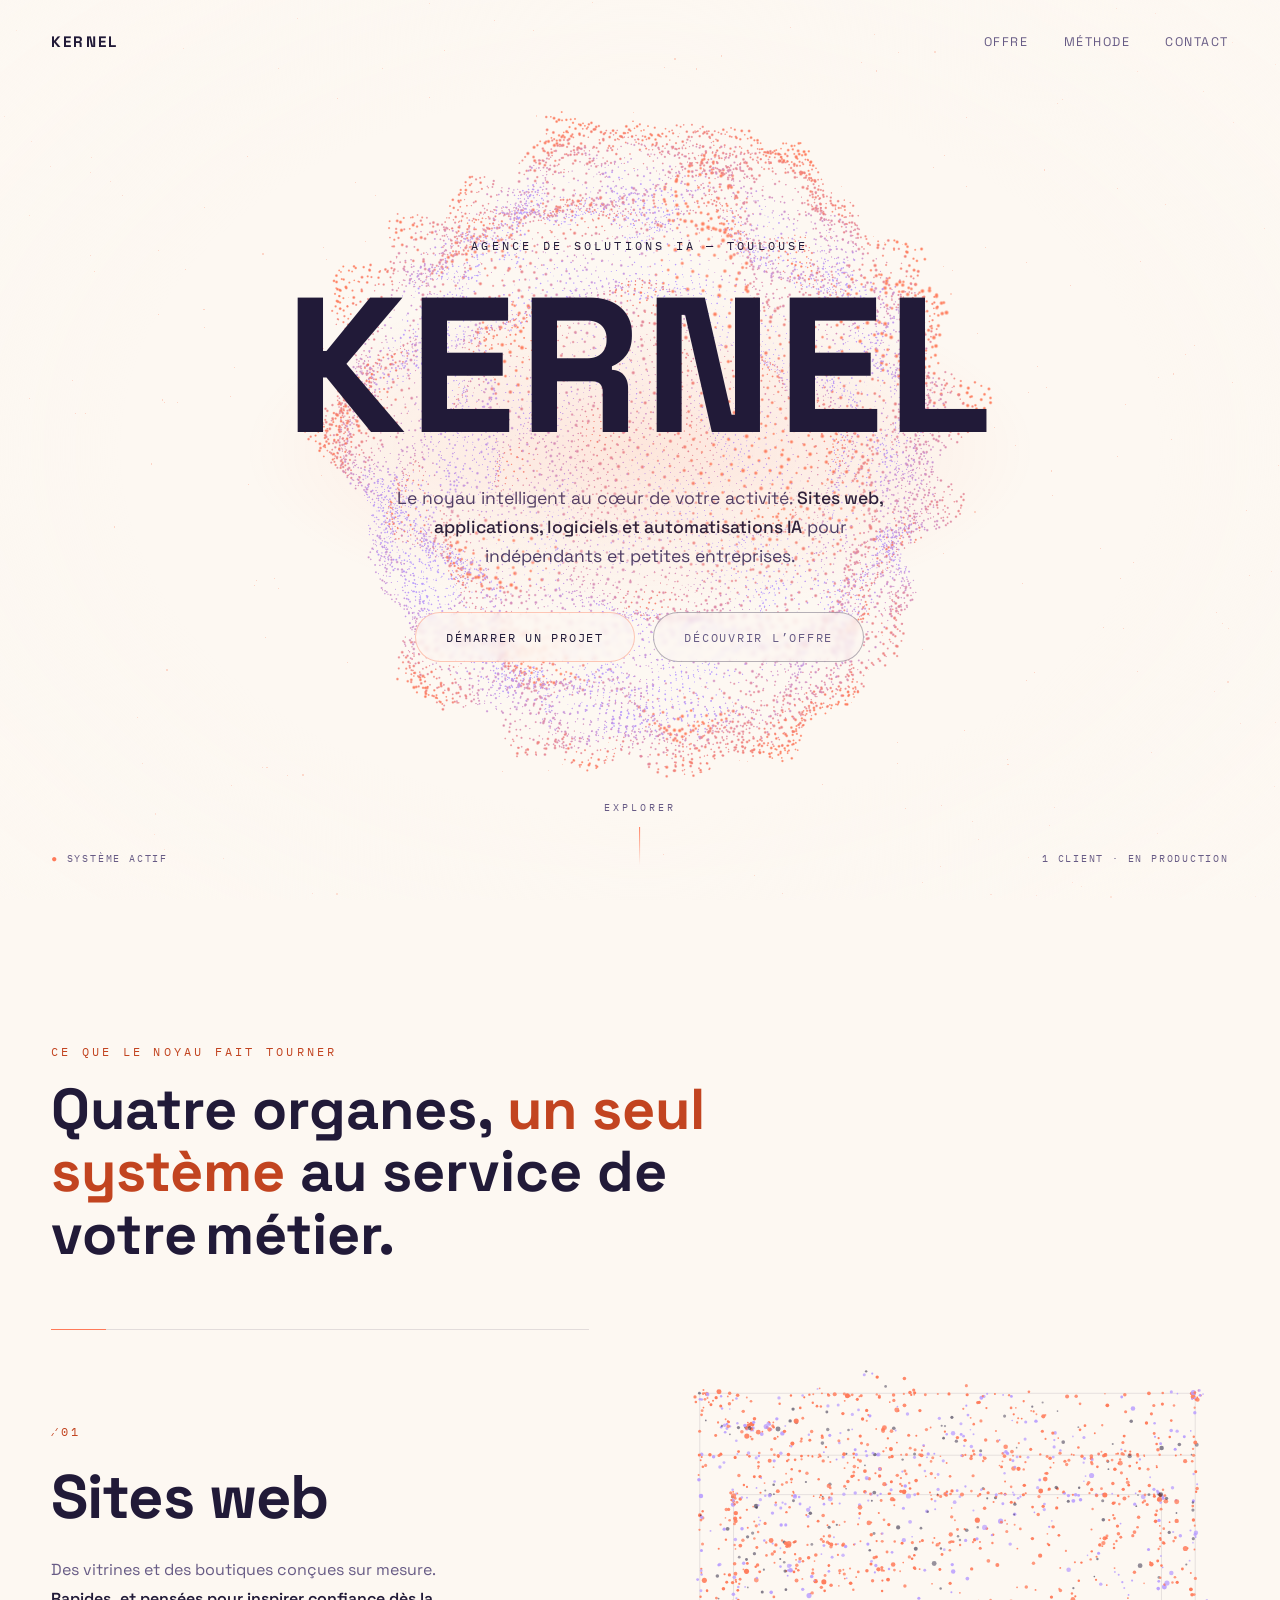
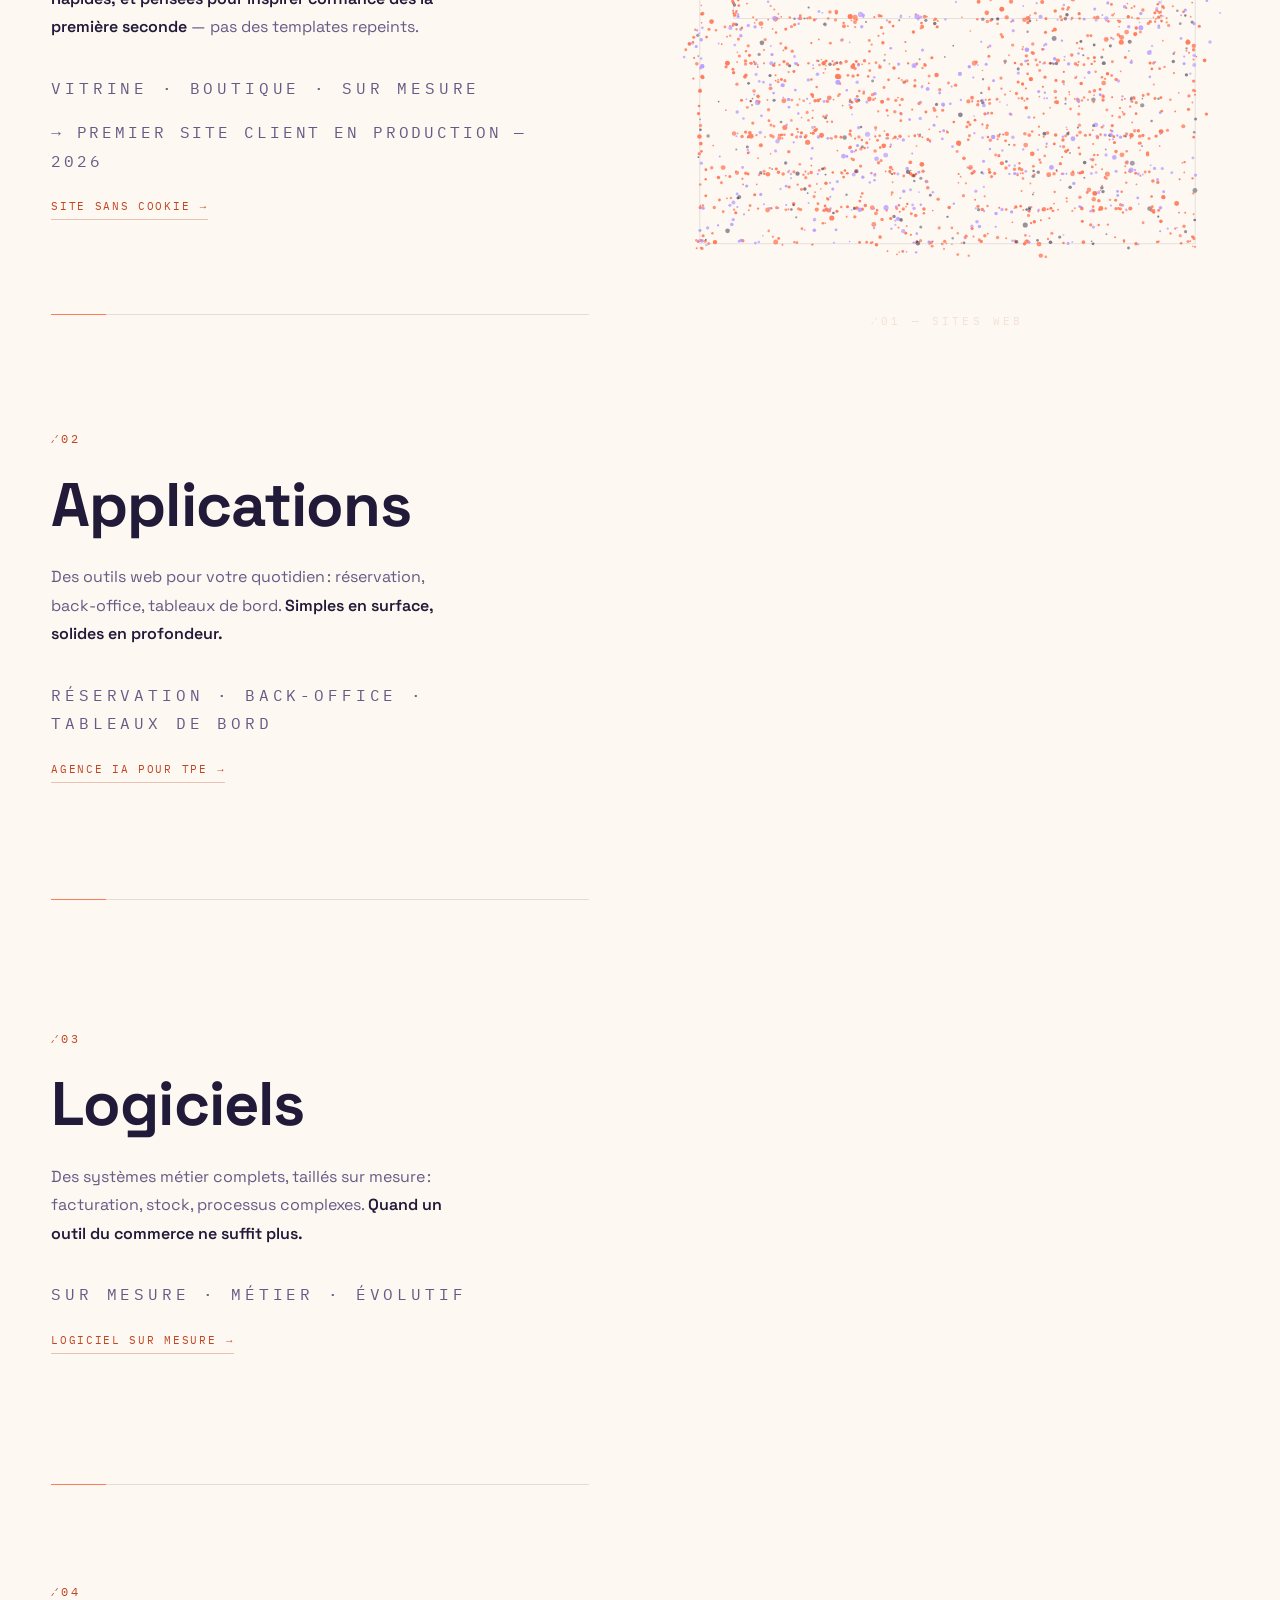
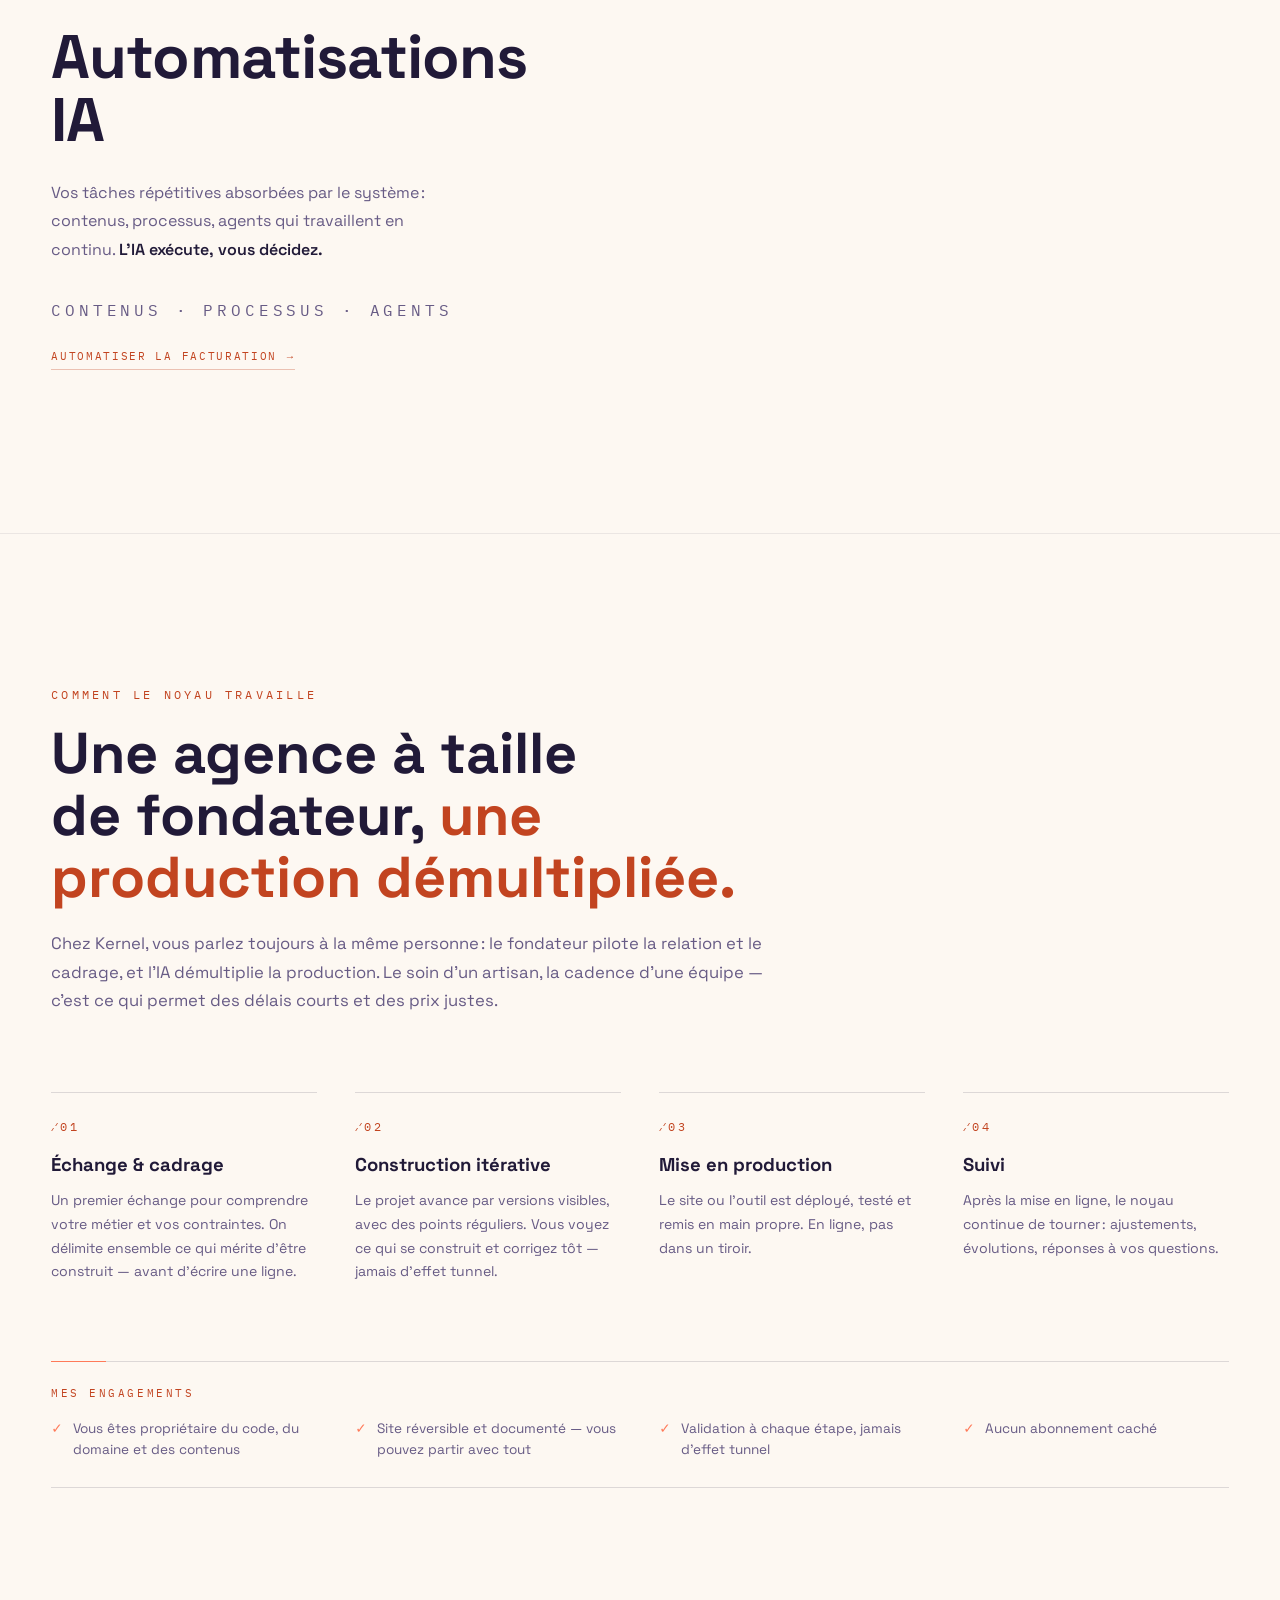
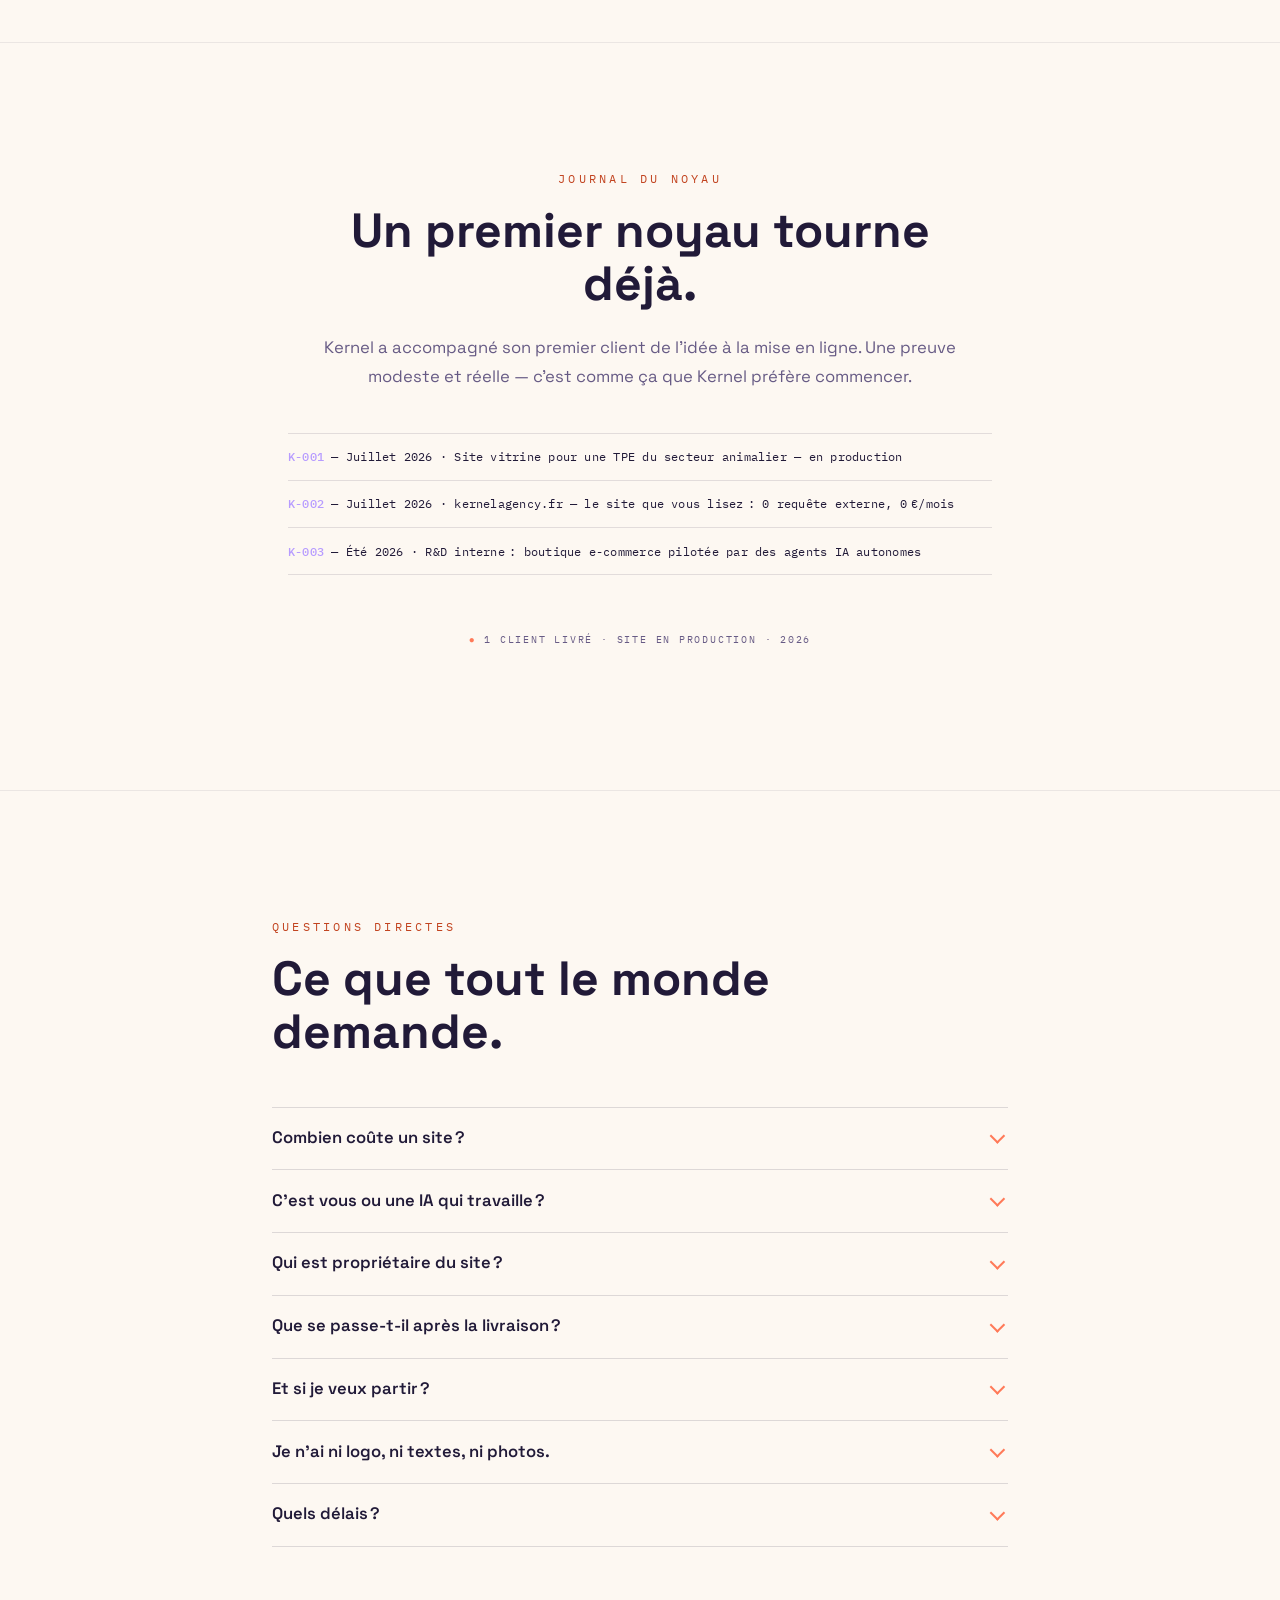
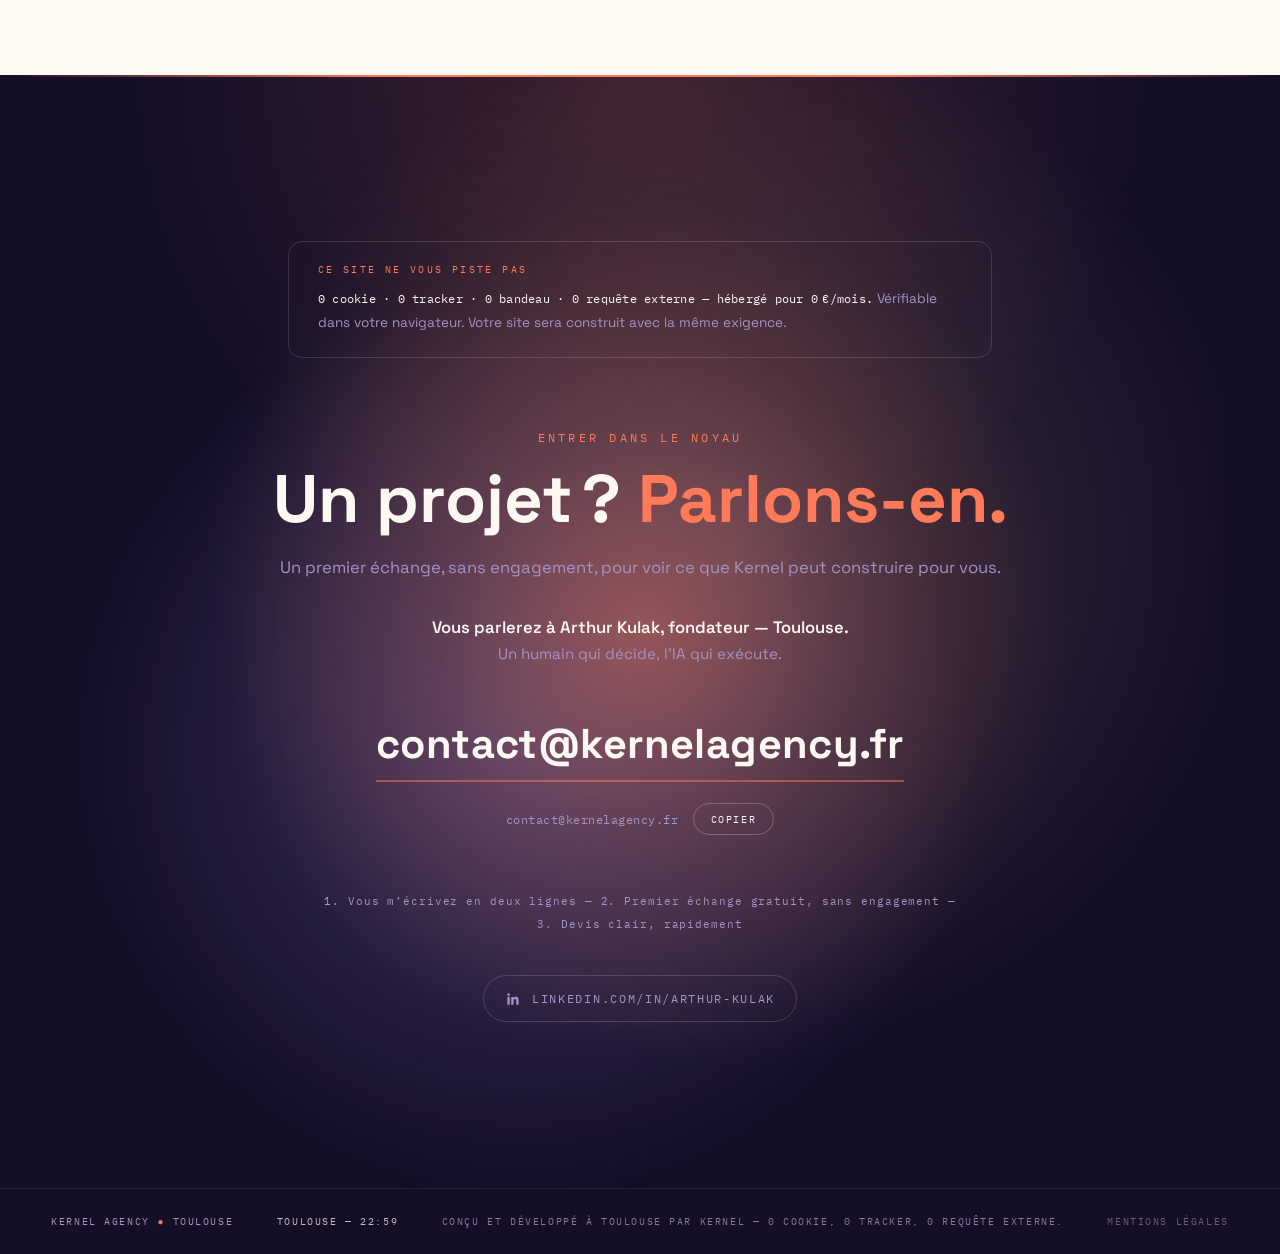
<file: index.html>
<!DOCTYPE html>
<html lang="fr">
<head>
<meta charset="UTF-8">
<meta name="msvalidate.01" content="D871AE8845C1F9635CD19370057D8843" />
<meta name="google-site-verification" content="92nimvLsnvkvLxqnrUR5jkAnxb3qo-U3LfhdwWQDya8" />
<meta name="viewport" content="width=device-width, initial-scale=1.0">
<title>Kernel Agency — Solutions IA pour indépendants et TPE — Toulouse</title>
<meta name="description" content="Kernel Agency, Toulouse. Sites web, applications, logiciels et automatisations IA pour indépendants et TPE. Le fondateur pilote, l’IA exécute.">
<meta property="og:type" content="website">
<meta property="og:locale" content="fr_FR">
<meta property="og:title" content="Kernel Agency — Le noyau intelligent au cœur de votre activité">
<meta property="og:description" content="Sites web, applications, logiciels et automatisations IA pour indépendants et TPE. Fondée à Toulouse en 2026 par Arthur Kulak.">
<meta property="og:site_name" content="Kernel Agency">
<meta property="og:url" content="https://kernelagency.fr/">
<meta property="og:image" content="https://kernelagency.fr/og.png">
<meta property="og:image:width" content="1200">
<meta property="og:image:height" content="630">
<meta name="twitter:card" content="summary_large_image">
<link rel="canonical" href="https://kernelagency.fr/">
<link rel="icon" type="image/svg+xml" href="data:image/svg+xml,%3Csvg%20xmlns='http://www.w3.org/2000/svg'%20viewBox='0%200%2064%2064'%3E%3Crect%20width='64'%20height='64'%20rx='14'%20fill='%23211A38'/%3E%3Cpath%20d='M20%2014h9v16.2L42.4%2014H53L39.2%2030.6%2054%2050H43L32.6%2036 29%2040.2V50h-9z'%20fill='%23FF7A59'/%3E%3C/svg%3E">
<link rel="apple-touch-icon" href="apple-touch-icon.png">
<script type="application/ld+json">
{
  "@context": "https://schema.org",
  "@type": "ProfessionalService",
  "@id": "https://kernelagency.fr/#kernel",
  "name": "Kernel Agency",
  "alternateName": [
    "Kernel",
    "Kernel Agency Toulouse"
  ],
  "url": "https://kernelagency.fr/",
  "email": "contact@kernelagency.fr",
  "foundingDate": "2026-07-20",
  "identifier": {
    "@type": "PropertyValue",
    "name": "SIREN",
    "value": "107666679"
  },
  "founder": {
    "@type": "Person",
    "name": "Arthur Kulak",
    "jobTitle": "Fondateur",
    "sameAs": [
      "https://www.linkedin.com/in/arthur-kulak"
    ]
  },
  "sameAs": [
    "https://www.linkedin.com/in/arthur-kulak"
  ],
  "image": "https://kernelagency.fr/og.png",
  "address": {
    "@type": "PostalAddress",
    "addressLocality": "Toulouse",
    "addressRegion": "Occitanie",
    "addressCountry": "FR"
  },
  "areaServed": [
    {
      "@type": "City",
      "name": "Toulouse"
    },
    {
      "@type": "City",
      "name": "Blagnac"
    },
    {
      "@type": "City",
      "name": "Colomiers"
    },
    {
      "@type": "City",
      "name": "Balma"
    },
    {
      "@type": "City",
      "name": "Labège"
    },
    {
      "@type": "AdministrativeArea",
      "name": "Haute-Garonne"
    },
    {
      "@type": "AdministrativeArea",
      "name": "Occitanie"
    }
  ],
  "knowsAbout": [
    "Création de site internet",
    "Application web sur mesure",
    "Logiciel métier sur mesure",
    "Automatisation par intelligence artificielle"
  ],
  "hasOfferCatalog": {
    "@type": "OfferCatalog",
    "name": "Services Kernel Agency",
    "itemListElement": [
      {
        "@type": "Offer",
        "itemOffered": {
          "@type": "Service",
          "name": "Sites web",
          "description": "Vitrines et boutiques sur mesure, rapides, sans abonnement caché."
        }
      },
      {
        "@type": "Offer",
        "itemOffered": {
          "@type": "Service",
          "name": "Applications",
          "description": "Outils web métier : réservation, back-office, tableaux de bord."
        }
      },
      {
        "@type": "Offer",
        "itemOffered": {
          "@type": "Service",
          "name": "Logiciels",
          "description": "Systèmes métier complets sur mesure : facturation, stock, processus."
        }
      },
      {
        "@type": "Offer",
        "itemOffered": {
          "@type": "Service",
          "name": "Automatisations IA",
          "description": "Contenus, processus et agents qui travaillent en continu."
        }
      }
    ]
  },
  "description": "Sites web, applications, logiciels métier et automatisations IA pour indépendants et petites entreprises, à Toulouse."
}
</script>
<script type="application/ld+json">
{
  "@context": "https://schema.org",
  "@type": "FAQPage",
  "mainEntity": [
    {
      "@type": "Question",
      "name": "Combien coûte un site ?",
      "acceptedAnswer": {
        "@type": "Answer",
        "text": "Chaque projet est chiffré sur devis — gratuit et sans engagement. Le prix dépend du périmètre : nombre de pages, boutique ou non, outils connectés, contenus à créer. Pas d’abonnement caché : vous payez la construction, et l’hébergement peut être gratuit — ce site tourne à 0 €/mois."
      }
    },
    {
      "@type": "Question",
      "name": "C’est vous ou une IA qui travaille ?",
      "acceptedAnswer": {
        "@type": "Answer",
        "text": "Les deux, et c’est le modèle assumé de Kernel : un humain qui écoute, cadre et garantit — l’IA qui produit à une cadence d’équipe. Vous parlez toujours à la même personne."
      }
    },
    {
      "@type": "Question",
      "name": "Qui est propriétaire du site ?",
      "acceptedAnswer": {
        "@type": "Answer",
        "text": "Vous. Le code, le domaine, les contenus : tout vous appartient, accès compris."
      }
    },
    {
      "@type": "Question",
      "name": "Que se passe-t-il après la livraison ?",
      "acceptedAnswer": {
        "@type": "Answer",
        "text": "Le site est mis en production, documenté et remis en main propre. Ensuite, le noyau continue de tourner : ajustements, évolutions, réponses à vos questions."
      }
    },
    {
      "@type": "Question",
      "name": "Et si je veux partir ?",
      "acceptedAnswer": {
        "@type": "Answer",
        "text": "Vous partez avec tout. Le site est réversible et documenté, sans dépendance à Kernel."
      }
    },
    {
      "@type": "Question",
      "name": "Je n’ai ni logo, ni textes, ni photos.",
      "acceptedAnswer": {
        "@type": "Answer",
        "text": "Comme la plupart des clients. On construit tout ça ensemble pendant le cadrage."
      }
    },
    {
      "@type": "Question",
      "name": "Quels délais ?",
      "acceptedAnswer": {
        "@type": "Answer",
        "text": "Quelques semaines pour un site vitrine, selon le périmètre. Le calendrier est posé dès le devis, et vous voyez le projet avancer par versions — jamais d’effet tunnel."
      }
    }
  ]
}
</script>
<script>document.documentElement.classList.add('js');</script>
<link rel="stylesheet" href="styles.css?v=b24ad0c2">
</head>
<body>

<div class="cursor-ring" id="cursorRing" aria-hidden="true"></div>
<div class="cursor-dot" id="cursorDot" aria-hidden="true"></div>

<!-- ================= HERO ================= -->
<header class="hero" id="hero">
  <canvas id="gl" aria-hidden="true"></canvas>
  <div class="gl-fallback" id="glFallback" aria-hidden="true"></div>
  <div class="hero-vignette" aria-hidden="true"></div>

  <nav class="nav" id="nav" aria-label="Navigation principale">
    <div class="nav-logo" data-hover>KERNEL</div>
    <div class="nav-links">
      <a href="#offre" data-hover>Offre</a>
      <a href="#methode" data-hover>Méthode</a>
      <a href="#contact" data-hover>Contact</a>
    </div>
  </nav>

  <div class="hero-content">
    <p class="hero-overline" id="heroOverline">Agence de solutions IA — Toulouse</p>
    <h1 class="hero-title" id="heroTitle"><span class="wordmark" id="heroWordmark">KERNEL</span><span class="sr-only"> — Agence de solutions IA à Toulouse&#8239;: sites web, applications, logiciels métier et automatisations pour indépendants et TPE.</span></h1>
    <p class="hero-tagline" id="heroTagline">
      Le noyau intelligent au cœur de votre activité.
      <strong>Sites web, applications, logiciels et automatisations IA</strong>
      pour indépendants et petites entreprises.
    </p>
    <div class="hero-ctas" id="heroCtas">
      <a href="#contact" class="btn" data-magnetic data-hover><span class="btn-fill"></span><span>Démarrer un projet</span></a>
      <a href="#offre" class="btn btn--ghost" data-magnetic data-hover><span class="btn-fill"></span><span>Découvrir l’offre</span></a>
    </div>
  </div>

  <div class="hero-meta left" id="metaL"><span class="dot">●</span> Système actif</div>
  <div class="hero-scroll" id="heroScroll">Explorer</div>
  <div class="hero-meta right" id="metaR">1 client · en production</div>
</header>

<main>

<!-- ================= OFFRE ================= -->
<section class="offer" id="offre" aria-labelledby="offre-title">
  <div class="offer-head">
    <p class="overline reveal">Ce que le noyau fait tourner</p>
    <h2 class="offer-title reveal d1" id="offre-title">Quatre organes, <em>un seul système</em> au service de votre&#8239;métier.</h2>
  </div>
  <div class="offer-layout">
    <div class="offer-stage" aria-hidden="true">
      <div class="offer-stage-sticky">
        <canvas id="offerCanvas"></canvas>
        <p class="offer-stage-label" id="offerLabel">⁄01 — SITES WEB</p>
      </div>
    </div>
    <div class="offer-flow">
      <article class="offer-block reveal">
        <span class="offer-num" aria-hidden="true">⁄01</span>
        <h3>Sites web</h3>
        <p>Des vitrines et des boutiques conçues sur mesure. <strong>Rapides, et pensées pour inspirer confiance dès la première seconde</strong> — pas des templates repeints.</p>
        <p class="offer-tags" aria-hidden="true"><span>Vitrine ·</span> <span>Boutique ·</span> <span>Sur mesure</span></p>
        <p class="offer-proof">→ premier site client en production — 2026</p>
        <a class="offer-link" href="/site-sans-cookie/" data-hover
           aria-label="En savoir plus sur les sites web sans cookie ni tracker"><span>Site sans cookie</span><span class="offer-link-arrow" aria-hidden="true">→</span></a>
      </article>
      <article class="offer-block reveal">
        <span class="offer-num" aria-hidden="true">⁄02</span>
        <h3>Applications</h3>
        <p>Des outils web pour votre quotidien&#8239;: réservation, back-office, tableaux de bord. <strong>Simples en surface, solides en profondeur.</strong></p>
        <p class="offer-tags" aria-hidden="true"><span>Réservation ·</span> <span>Back-office ·</span> <span>Tableaux de bord</span></p>
        <a class="offer-link" href="/agence-ia-tpe-toulouse/" data-hover
           aria-label="En savoir plus : agence IA pour TPE à Toulouse"><span>Agence IA pour TPE</span><span class="offer-link-arrow" aria-hidden="true">→</span></a>
      </article>
      <article class="offer-block reveal">
        <span class="offer-num" aria-hidden="true">⁄03</span>
        <h3>Logiciels</h3>
        <p>Des systèmes métier complets, taillés sur mesure&#8239;: facturation, stock, processus complexes. <strong>Quand un outil du commerce ne suffit plus.</strong></p>
        <p class="offer-tags" aria-hidden="true"><span>Sur mesure ·</span> <span>Métier ·</span> <span>Évolutif</span></p>
        <a class="offer-link" href="/logiciel-metier-sur-mesure/" data-hover
           aria-label="En savoir plus sur les logiciels métier sur mesure"><span>Logiciel sur mesure</span><span class="offer-link-arrow" aria-hidden="true">→</span></a>
      </article>
      <article class="offer-block reveal">
        <span class="offer-num" aria-hidden="true">⁄04</span>
        <h3>Automatisations IA</h3>
        <p>Vos tâches répétitives absorbées par le système&#8239;: contenus, processus, agents qui travaillent en continu. <strong>L’IA exécute, vous décidez.</strong></p>
        <p class="offer-tags" aria-hidden="true"><span>Contenus ·</span> <span>Processus ·</span> <span>Agents</span></p>
        <a class="offer-link" href="/automatiser-devis-facturation/" data-hover
           aria-label="En savoir plus : automatiser les devis et la facturation"><span>Automatiser la facturation</span><span class="offer-link-arrow" aria-hidden="true">→</span></a>
      </article>
    </div>
  </div>
</section>

<!-- ================= MÉTHODE ================= -->
<section class="method" id="methode" aria-labelledby="methode-title">
  <div class="method-head">
    <p class="overline reveal">Comment le noyau travaille</p>
    <h2 class="method-title reveal d1" id="methode-title">Une agence à taille de&nbsp;fondateur, <em>une production démultipliée.</em></h2>
    <p class="method-lead reveal d2">
      Chez Kernel, vous parlez toujours à la même personne&#8239;: le fondateur pilote la relation
      et le cadrage, et l’IA démultiplie la production. Le soin d’un artisan,
      la cadence d’une équipe — c’est ce qui permet des délais courts et des prix justes.
    </p>
  </div>
  <ol class="method-steps">
    <li class="method-step reveal">
      <span class="step-num" aria-hidden="true">⁄01</span>
      <h3>Échange &amp; cadrage</h3>
      <p>Un premier échange pour comprendre votre métier et vos contraintes. On délimite ensemble ce qui mérite d’être construit — avant d’écrire une ligne.</p>
    </li>
    <li class="method-step reveal d1">
      <span class="step-num" aria-hidden="true">⁄02</span>
      <h3>Construction itérative</h3>
      <p>Le projet avance par versions visibles, avec des points réguliers. Vous voyez ce qui se construit et corrigez tôt — jamais d’effet tunnel.</p>
    </li>
    <li class="method-step reveal d2">
      <span class="step-num" aria-hidden="true">⁄03</span>
      <h3>Mise en production</h3>
      <p>Le site ou l’outil est déployé, testé et remis en main propre. En ligne, pas dans un tiroir.</p>
    </li>
    <li class="method-step reveal d3">
      <span class="step-num" aria-hidden="true">⁄04</span>
      <h3>Suivi</h3>
      <p>Après la mise en ligne, le noyau continue de tourner&#8239;: ajustements, évolutions, réponses à vos questions.</p>
    </li>
  </ol>
  <div class="commitments reveal">
    <p class="commitments-label">Mes engagements</p>
    <ul class="commitments-list">
      <li>Vous êtes propriétaire du code, du domaine et des contenus</li>
      <li>Site réversible et documenté — vous pouvez partir avec tout</li>
      <li>Validation à chaque étape, jamais d’effet tunnel</li>
      <li>Aucun abonnement caché</li>
    </ul>
  </div>
</section>

<!-- ================= JOURNAL ================= -->
<section class="proof" id="preuve" aria-labelledby="preuve-title">
  <div class="proof-inner">
    <p class="overline reveal">Journal du noyau</p>
    <h2 class="proof-title reveal d1" id="preuve-title">Un premier noyau tourne déjà.</h2>
    <p class="proof-text reveal d2">
      Kernel a accompagné son premier client de l’idée à la mise en ligne.
      Une preuve modeste et réelle — c’est comme ça que Kernel préfère commencer.
    </p>
    <ul class="journal reveal d2">
      <li><span class="j-num">K-001</span> — Juillet 2026 · Site vitrine pour une TPE du secteur animalier — en production</li>
      <li><span class="j-num">K-002</span> — Juillet 2026 · kernelagency.fr — le site que vous lisez&#8239;: 0 requête externe, 0&#8239;€/mois</li>
      <li><span class="j-num">K-003</span> — Été 2026 · R&amp;D interne&#8239;: boutique e-commerce pilotée par des agents IA autonomes</li>
    </ul>
    <p class="proof-meta reveal d3"><span class="dot">●</span> 1 client livré · site en production · 2026</p>
  </div>
</section>

<!-- ================= FAQ ================= -->
<section class="faq" id="faq" aria-labelledby="faq-title">
  <div class="faq-inner">
    <p class="overline reveal">Questions directes</p>
    <h2 class="faq-title reveal d1" id="faq-title">Ce que tout le monde demande.</h2>
    <div class="faq-list reveal d2">
      <details class="faq-item">
        <summary data-hover>Combien coûte un site&#8239;?</summary>
        <p>Chaque projet est chiffré sur devis — gratuit et sans engagement. Le prix dépend du périmètre&#8239;: nombre de pages, boutique ou non, outils connectés, contenus à créer. Pas d’abonnement caché&#8239;: vous payez la construction, et l’hébergement peut être gratuit — ce site tourne à 0&#8239;€/mois.</p>
      </details>
      <details class="faq-item">
        <summary data-hover>C’est vous ou une IA qui travaille&#8239;?</summary>
        <p>Les deux, et c’est le modèle assumé de Kernel&#8239;: un humain qui écoute, cadre et garantit — l’IA qui produit à une cadence d’équipe. Vous parlez toujours à la même personne.</p>
      </details>
      <details class="faq-item">
        <summary data-hover>Qui est propriétaire du site&#8239;?</summary>
        <p>Vous. Le code, le domaine, les contenus&#8239;: tout vous appartient, accès compris.</p>
      </details>
      <details class="faq-item">
        <summary data-hover>Que se passe-t-il après la livraison&#8239;?</summary>
        <p>Le site est mis en production, documenté et remis en main propre. Ensuite, le noyau continue de tourner&#8239;: ajustements, évolutions, réponses à vos questions.</p>
      </details>
      <details class="faq-item">
        <summary data-hover>Et si je veux partir&#8239;?</summary>
        <p>Vous partez avec tout. Le site est réversible et documenté, sans dépendance à Kernel.</p>
      </details>
      <details class="faq-item">
        <summary data-hover>Je n’ai ni logo, ni textes, ni photos.</summary>
        <p>Comme la plupart des clients. On construit tout ça ensemble pendant le cadrage.</p>
      </details>
      <details class="faq-item">
        <summary data-hover>Quels délais&#8239;?</summary>
        <p>Quelques semaines pour un site vitrine, selon le périmètre. Le calendrier est posé dès le devis, et vous voyez le projet avancer par versions — jamais d’effet tunnel.</p>
      </details>
    </div>
  </div>
</section>

<!-- ================= CONTACT — LE CŒUR SOMBRE ================= -->
<section class="contact" id="contact" aria-labelledby="contact-title">
  <div class="contact-halo" aria-hidden="true"></div>
  <div class="contact-inner">
    <div class="no-track reveal">
      <p class="no-track-label">Ce site ne vous piste pas</p>
      <p class="no-track-text"><span class="mono no-track-zeros">0 cookie · 0 tracker · 0 bandeau · 0 requête externe — hébergé pour 0&#8239;€/mois.</span> Vérifiable dans votre navigateur. Votre site sera construit avec la même exigence.</p>
    </div>
    <p class="overline overline--dark reveal">Entrer dans le noyau</p>
    <h2 class="contact-title reveal d1" id="contact-title">Un projet&#8239;? <em>Parlons-en.</em></h2>
    <p class="contact-text reveal d2">Un premier échange, sans engagement, pour voir ce que Kernel peut construire pour vous.</p>
    <p class="contact-who reveal d2">Vous parlerez à Arthur Kulak, fondateur — Toulouse.</p>
    <p class="contact-who-sub reveal d2">Un humain qui décide, l’IA qui exécute.</p>
    <a class="contact-mail reveal d2" href="mailto:contact@kernelagency.fr?subject=Projet%20%E2%80%94%20premier%20%C3%A9change&amp;body=Bonjour%20Arthur%2C%0D%0A%0D%0AMon%20activit%C3%A9%20%3A%20%0D%0AMon%20besoin%20%3A%20site%20%C2%B7%20application%20%C2%B7%20logiciel%20%C2%B7%20automatisation%0D%0AMon%20d%C3%A9lai%20%3A%20%0D%0A" data-magnetic data-hover>contact@kernelagency.fr</a>
    <div class="contact-copy reveal d3">
      <span class="mono contact-mail-text" id="mailText">contact@kernelagency.fr</span>
      <button type="button" class="copy-btn" id="copyBtn" data-hover>Copier</button>
    </div>
    <p class="contact-steps mono reveal d3"><span>1. Vous m’écrivez en deux lignes</span> — <span>2. Premier échange gratuit, sans engagement</span> — <span>3. Devis clair, rapidement</span></p>
    <div class="contact-links reveal d3">
      <a class="contact-linkedin" href="https://linkedin.com/in/arthur-kulak" target="_blank" rel="noopener noreferrer" aria-label="Profil LinkedIn d’Arthur Kulak (nouvel onglet)" data-hover>
        <svg width="16" height="16" viewBox="0 0 24 24" fill="currentColor" aria-hidden="true"><path d="M20.45 20.45h-3.55v-5.57c0-1.33-.03-3.04-1.85-3.04-1.86 0-2.14 1.45-2.14 2.94v5.67H9.35V9h3.41v1.56h.05c.47-.9 1.63-1.85 3.36-1.85 3.6 0 4.27 2.37 4.27 5.45v6.29zM5.34 7.43a2.06 2.06 0 1 1 0-4.12 2.06 2.06 0 0 1 0 4.12zM7.12 20.45H3.56V9h3.56v11.45z"/></svg>
        <span>linkedin.com/in/arthur-kulak</span>
      </a>
    </div>
  </div>
</section>

</main>

<footer>
  <span>Kernel Agency <span class="dot">●</span> Toulouse</span>
  <span class="footer-clock" id="footerClock" aria-hidden="true"></span>
  <span class="footer-sign">Conçu et développé à Toulouse par Kernel — 0 cookie, 0 tracker, 0 requête externe.</span>
  <a class="footer-legal" href="mentions-legales.html" data-hover>Mentions légales</a>
</footer>

<script defer src="vendor/three.min.js"></script>
<script defer src="vendor/gsap.min.js"></script>
<script defer src="hero-noyau.js?v=b6657af8"></script>
<script defer src="symbols.js?v=bd8c8179"></script>
<script defer src="main.js?v=dfafb4d9"></script>
</body>
</html>
</file>
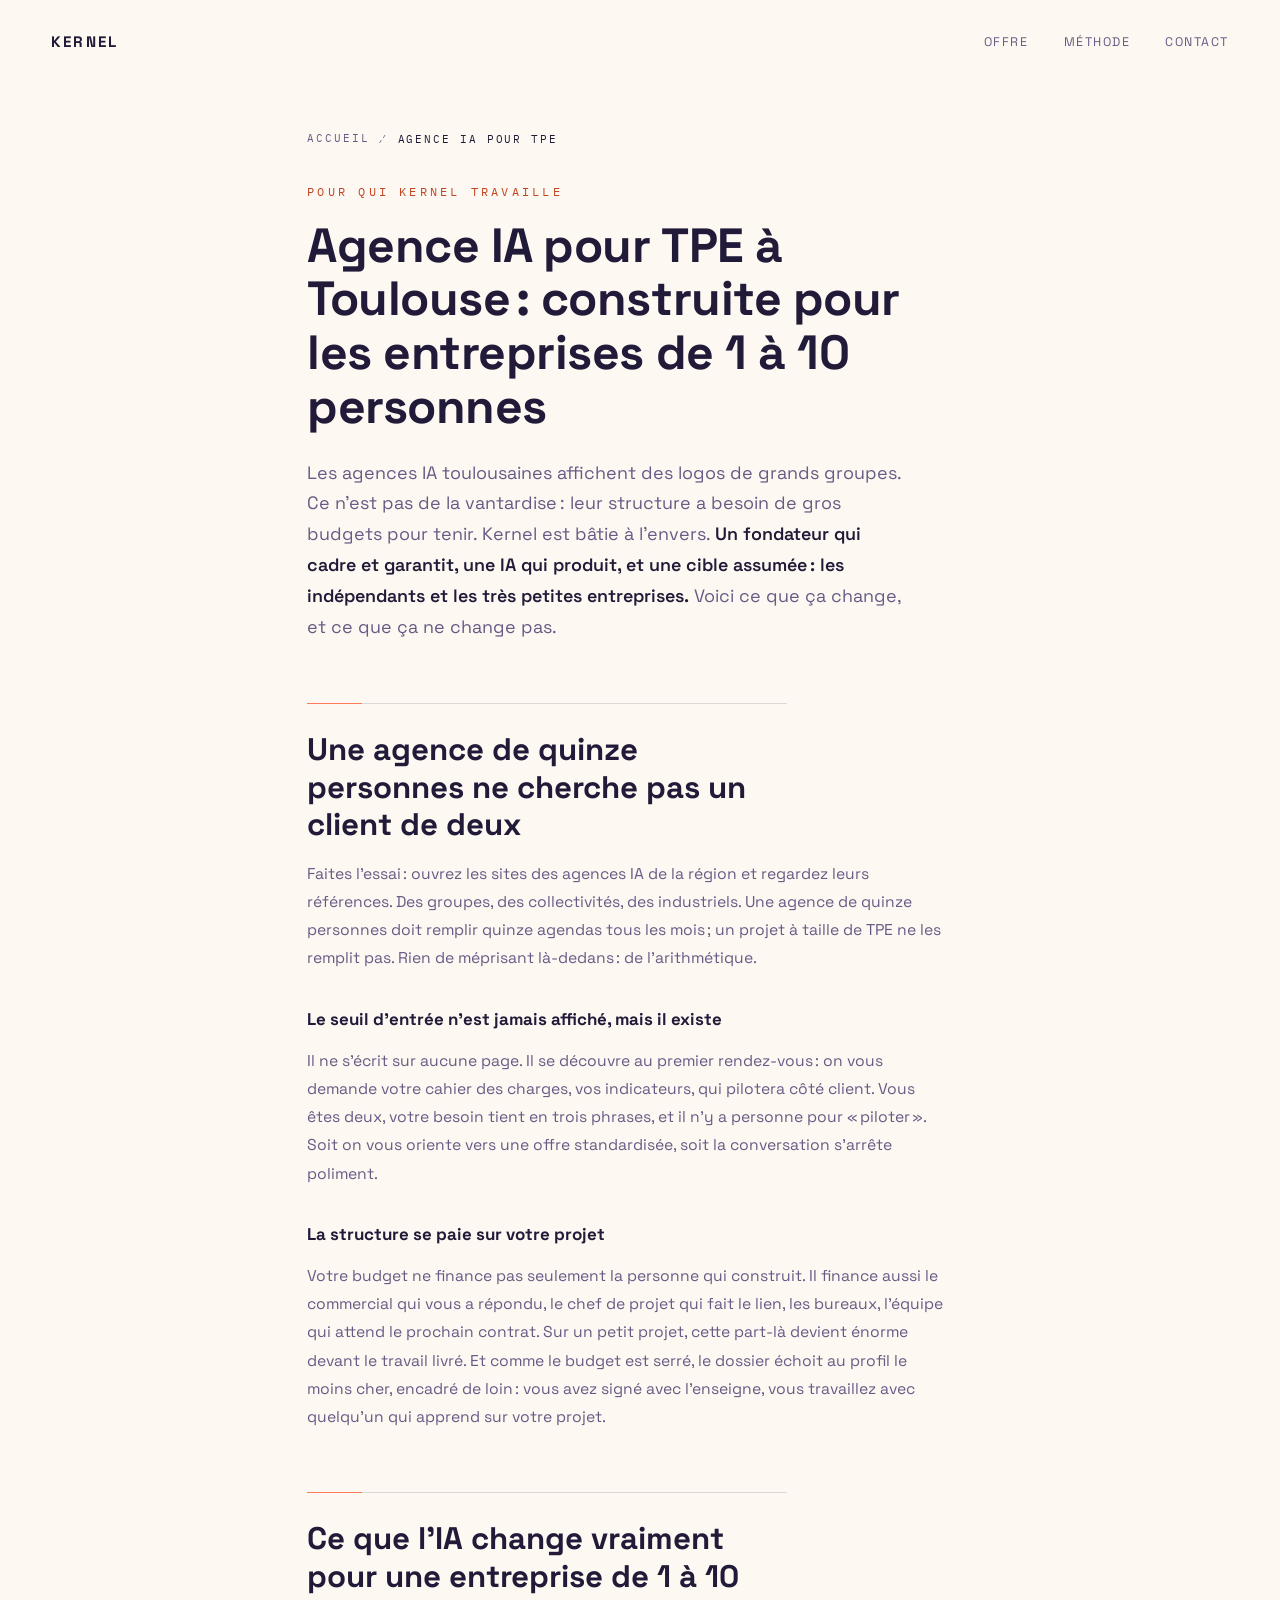
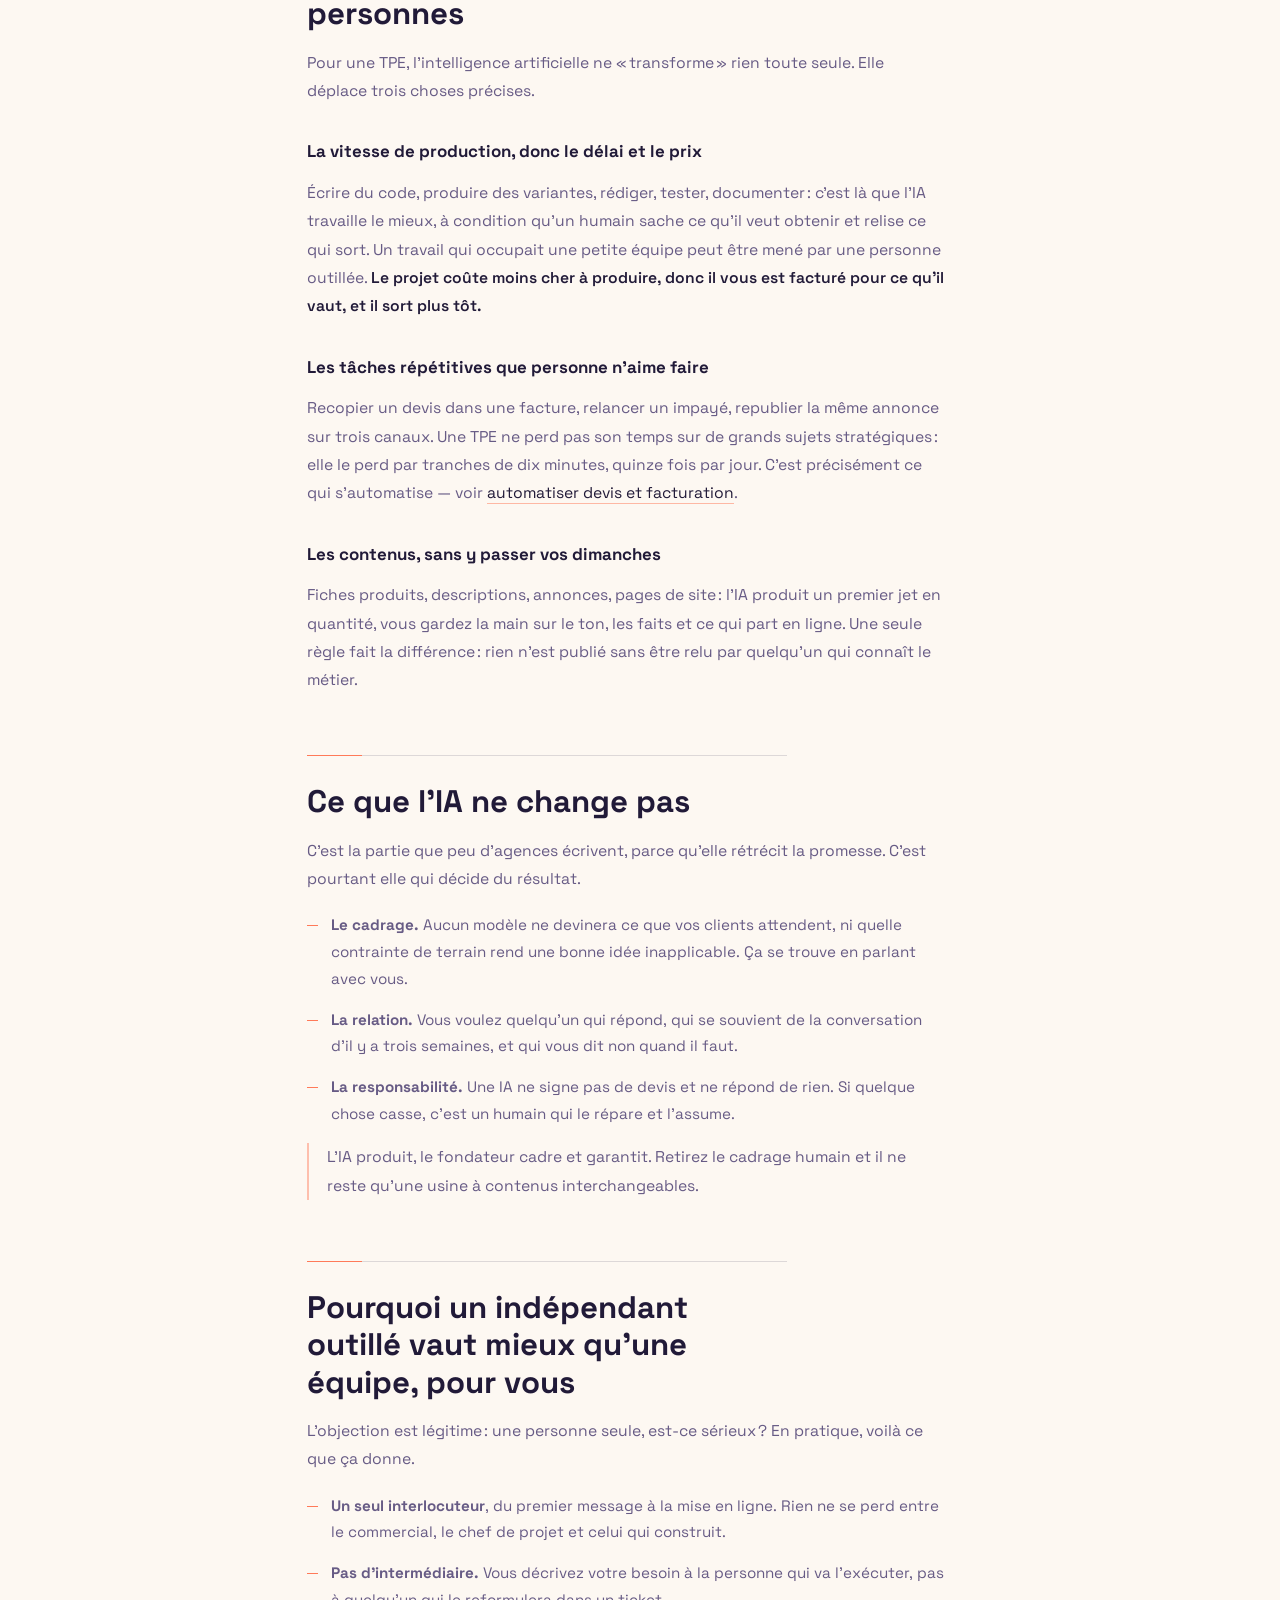
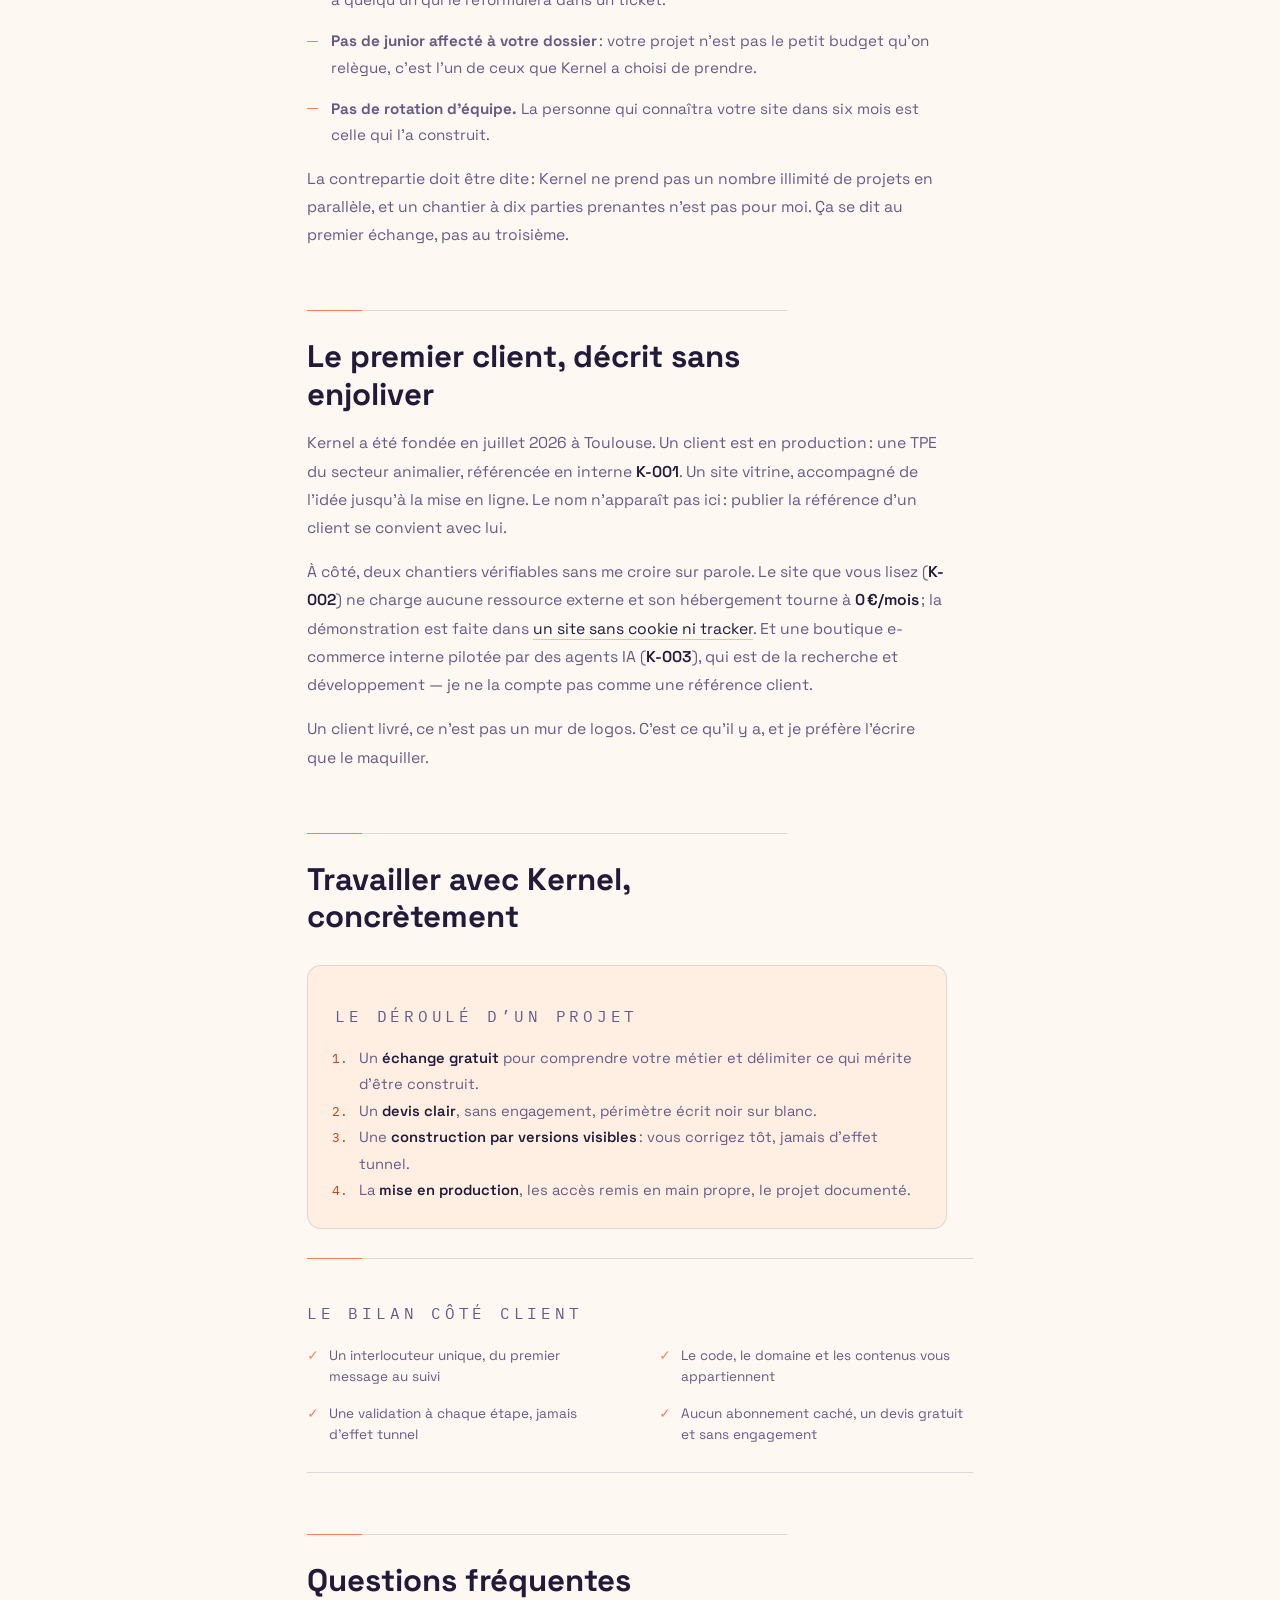
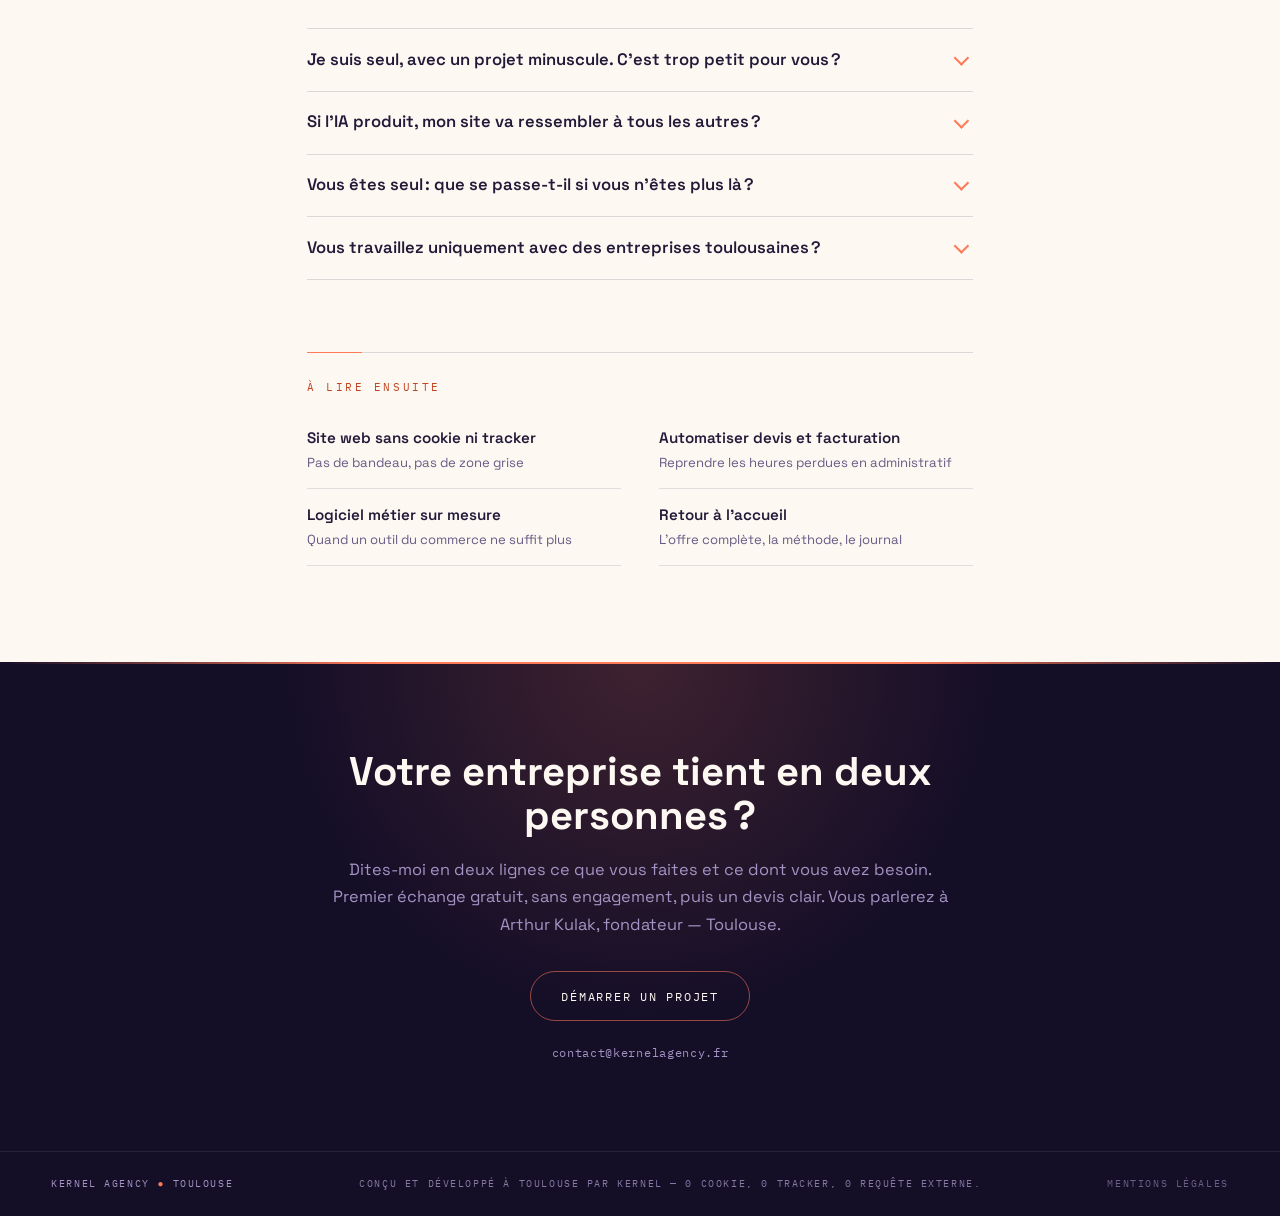
<file: agence-ia-tpe-toulouse/index.html>
<!DOCTYPE html>
<html lang="fr">
<head>
<meta charset="UTF-8">
<meta name="msvalidate.01" content="D871AE8845C1F9635CD19370057D8843" />
<meta name="google-site-verification" content="92nimvLsnvkvLxqnrUR5jkAnxb3qo-U3LfhdwWQDya8" />
<meta name="viewport" content="width=device-width, initial-scale=1.0">
<title>Agence IA pour TPE à Toulouse — Kernel Agency</title>
<meta name="description" content="Les agences IA visent les PME et les grands comptes. Kernel est construite pour les indépendants et les entreprises de 1 à 10 personnes, à Toulouse.">
<meta name="robots" content="index,follow">
<meta property="og:type" content="article">
<meta property="og:locale" content="fr_FR">
<meta property="og:site_name" content="Kernel Agency">
<meta property="og:title" content="Agence IA pour TPE à Toulouse — Kernel Agency">
<meta property="og:description" content="Ce que l’IA change vraiment pour une entreprise de 1 à 10 personnes, ce qu’elle ne change pas, et pourquoi un fondateur seul mais outillé est un avantage.">
<meta property="og:url" content="https://kernelagency.fr/agence-ia-tpe-toulouse/">
<meta property="og:image" content="https://kernelagency.fr/og.png">
<meta property="og:image:width" content="1200">
<meta property="og:image:height" content="630">
<meta name="twitter:card" content="summary_large_image">
<link rel="canonical" href="https://kernelagency.fr/agence-ia-tpe-toulouse/">
<link rel="icon" type="image/svg+xml" href="data:image/svg+xml,%3Csvg%20xmlns='http://www.w3.org/2000/svg'%20viewBox='0%200%2064%2064'%3E%3Crect%20width='64'%20height='64'%20rx='14'%20fill='%23211A38'/%3E%3Cpath%20d='M20%2014h9v16.2L42.4%2014H53L39.2%2030.6%2054%2050H43L32.6%2036 29%2040.2V50h-9z'%20fill='%23FF7A59'/%3E%3C/svg%3E">
<link rel="apple-touch-icon" href="../apple-touch-icon.png">
<script type="application/ld+json">
{
  "@context": "https://schema.org",
  "@type": "Service",
  "name": "Agence IA pour TPE et indépendants à Toulouse",
  "serviceType": "Conception de solutions d’intelligence artificielle pour indépendants et très petites entreprises",
  "url": "https://kernelagency.fr/agence-ia-tpe-toulouse/",
  "description": "Sites, applications, logiciels métier et automatisations conçus pour les entreprises de une à dix personnes. Un fondateur cadre et garantit, l’IA produit. Interlocuteur unique, sans intermédiaire.",
  "provider": {
    "@id": "https://kernelagency.fr/#kernel"
  },
  "areaServed": [
    {
      "@type": "City",
      "name": "Toulouse"
    },
    {
      "@type": "AdministrativeArea",
      "name": "Occitanie"
    }
  ],
  "audience": {
    "@type": "Audience",
    "audienceType": "Indépendants et très petites entreprises"
  }
}
</script>
<script type="application/ld+json">
{
  "@context": "https://schema.org",
  "@type": "BreadcrumbList",
  "itemListElement": [
    {
      "@type": "ListItem",
      "position": 1,
      "name": "Accueil",
      "item": "https://kernelagency.fr/"
    },
    {
      "@type": "ListItem",
      "position": 2,
      "name": "Agence IA pour TPE",
      "item": "https://kernelagency.fr/agence-ia-tpe-toulouse/"
    }
  ]
}
</script>
<script type="application/ld+json">
{
  "@context": "https://schema.org",
  "@type": "FAQPage",
  "mainEntity": [
    {
      "@type": "Question",
      "name": "Je suis seul, avec un projet minuscule. C’est trop petit pour vous ?",
      "acceptedAnswer": {
        "@type": "Answer",
        "text": "Non. C’est exactement la taille de client pour laquelle Kernel a été construite. Ce qui compte n’est pas votre effectif mais que le besoin soit délimitable : on doit pouvoir dire ce qui sera livré et à quoi on saura que c’est fini. Le premier échange sert à ça, gratuitement et sans engagement. Et s’il apparaît que vous n’avez pas besoin de ce que je fais, je vous le dirai."
      }
    },
    {
      "@type": "Question",
      "name": "Si l’IA produit, mon site va ressembler à tous les autres ?",
      "acceptedAnswer": {
        "@type": "Answer",
        "text": "Ce qui rend un site générique, c’est un gabarit acheté et repeint, pas l’outil de production. La structure, le ton, ce qu’on met en avant et ce qu’on retire viennent du cadrage, donc de votre métier. L’IA accélère l’exécution de ces décisions, elle ne les prend pas. Un site produit sans cadrage se reconnaît immédiatement — c’est le vrai risque, et il n’est pas technique."
      }
    },
    {
      "@type": "Question",
      "name": "Vous êtes seul : que se passe-t-il si vous n’êtes plus là ?",
      "acceptedAnswer": {
        "@type": "Answer",
        "text": "C’est la bonne question, et la réponse est contractuelle plutôt que rassurante : vous êtes propriétaire du code, du domaine et des contenus, accès compris. Le projet est documenté et réversible, sans plateforme propriétaire ni abonnement qui vous retienne. N’importe quel développeur peut reprendre le dossier. Une agence qui ferme vous laisse rarement autant."
      }
    },
    {
      "@type": "Question",
      "name": "Vous travaillez uniquement avec des entreprises toulousaines ?",
      "acceptedAnswer": {
        "@type": "Answer",
        "text": "Kernel est basée à Toulouse, et c’est en Haute-Garonne et en Occitanie qu’on peut se voir autour d’une table — ce qui aide beaucoup au cadrage. Rien n’impose pourtant d’être dans la même ville : les échanges par visio et par écrit fonctionnent très bien. La proximité est un confort, pas une condition."
      }
    }
  ]
}
</script>
<script>document.documentElement.classList.add('js');</script>
<link rel="stylesheet" href="../styles.css?v=b24ad0c2">
</head>
<body class="doc-page">

<nav class="nav" aria-label="Navigation principale">
  <a class="nav-logo" href="../">KERNEL</a>
  <div class="nav-links">
    <a href="../#offre">Offre</a>
    <a href="../#methode">Méthode</a>
    <a href="../#contact">Contact</a>
  </div>
</nav>

<main class="doc-main">

  <nav class="doc-breadcrumb" aria-label="Fil d’Ariane">
    <a href="../">Accueil</a>
    <span aria-hidden="true">⁄</span>
    <span class="doc-breadcrumb-current" aria-current="page">Agence IA pour TPE</span>
  </nav>

  <header class="doc-head">
    <p class="overline">Pour qui Kernel travaille</p>
    <h1 class="doc-title">Agence IA pour TPE à Toulouse&#8239;: construite pour les entreprises de 1 à 10 personnes</h1>
    <p class="doc-lead">
      Les agences IA toulousaines affichent des logos de grands groupes. Ce n’est pas de la
      vantardise&#8239;: leur structure a besoin de gros budgets pour tenir. Kernel est bâtie à
      l’envers.
      <strong>Un fondateur qui cadre et garantit, une IA qui produit, et une cible
      assumée&#8239;: les indépendants et les très petites entreprises.</strong>
      Voici ce que ça change, et ce que ça ne change pas.
    </p>
  </header>

  <div class="doc-body">

    <h2>Une agence de quinze personnes ne cherche pas un client de deux</h2>
    <p>
      Faites l’essai&#8239;: ouvrez les sites des agences IA de la région et regardez leurs
      références. Des groupes, des collectivités, des industriels. Une agence de quinze
      personnes doit remplir quinze agendas tous les mois&#8239;; un projet à taille de TPE ne
      les remplit pas. Rien de méprisant là-dedans&#8239;: de l’arithmétique.
    </p>

    <h3>Le seuil d’entrée n’est jamais affiché, mais il existe</h3>
    <p>
      Il ne s’écrit sur aucune page. Il se découvre au premier rendez-vous&#8239;: on vous
      demande votre cahier des charges, vos indicateurs, qui pilotera côté client. Vous êtes
      deux, votre besoin tient en trois phrases, et il n’y a personne pour
      «&#8239;piloter&#8239;». Soit on vous oriente vers une offre standardisée, soit la
      conversation s’arrête poliment.
    </p>

    <h3>La structure se paie sur votre projet</h3>
    <p>
      Votre budget ne finance pas seulement la personne qui construit. Il finance aussi le
      commercial qui vous a répondu, le chef de projet qui fait le lien, les bureaux, l’équipe
      qui attend le prochain contrat. Sur un petit projet, cette part-là devient énorme devant
      le travail livré. Et comme le budget est serré, le dossier échoit au profil le moins
      cher, encadré de loin&#8239;: vous avez signé avec l’enseigne, vous travaillez avec
      quelqu’un qui apprend sur votre projet.
    </p>

    <h2>Ce que l’IA change vraiment pour une entreprise de 1 à 10 personnes</h2>
    <p>
      Pour une TPE, l’intelligence artificielle ne «&#8239;transforme&#8239;» rien toute
      seule. Elle déplace trois choses précises.
    </p>

    <h3>La vitesse de production, donc le délai et le prix</h3>
    <p>
      Écrire du code, produire des variantes, rédiger, tester, documenter&#8239;: c’est là que
      l’IA travaille le mieux, à condition qu’un humain sache ce qu’il veut obtenir et relise
      ce qui sort. Un travail qui occupait une petite équipe peut être mené par une personne
      outillée. <strong>Le projet coûte moins cher à produire, donc il vous est facturé pour ce
      qu’il vaut, et il sort plus tôt.</strong>
    </p>

    <h3>Les tâches répétitives que personne n’aime faire</h3>
    <p>
      Recopier un devis dans une facture, relancer un impayé, republier la même annonce sur
      trois canaux. Une TPE ne perd pas son temps sur de grands sujets stratégiques&#8239;:
      elle le perd par tranches de dix minutes, quinze fois par jour. C’est précisément ce qui
      s’automatise — voir
      <a href="../automatiser-devis-facturation/">automatiser devis et facturation</a>.
    </p>

    <h3>Les contenus, sans y passer vos dimanches</h3>
    <p>
      Fiches produits, descriptions, annonces, pages de site&#8239;: l’IA produit un premier
      jet en quantité, vous gardez la main sur le ton, les faits et ce qui part en ligne. Une
      seule règle fait la différence&#8239;: rien n’est publié sans être relu par quelqu’un qui
      connaît le métier.
    </p>

    <h2>Ce que l’IA ne change pas</h2>
    <p>
      C’est la partie que peu d’agences écrivent, parce qu’elle rétrécit la promesse. C’est
      pourtant elle qui décide du résultat.
    </p>
    <ul>
      <li>
        <strong>Le cadrage.</strong> Aucun modèle ne devinera ce que vos clients attendent, ni
        quelle contrainte de terrain rend une bonne idée inapplicable. Ça se trouve en parlant
        avec vous.
      </li>
      <li>
        <strong>La relation.</strong> Vous voulez quelqu’un qui répond, qui se souvient de la
        conversation d’il y a trois semaines, et qui vous dit non quand il faut.
      </li>
      <li>
        <strong>La responsabilité.</strong> Une IA ne signe pas de devis et ne répond de rien.
        Si quelque chose casse, c’est un humain qui le répare et l’assume.
      </li>
    </ul>
    <p class="doc-note">
      L’IA produit, le fondateur cadre et garantit. Retirez le cadrage humain et il ne reste
      qu’une usine à contenus interchangeables.
    </p>

    <h2>Pourquoi un indépendant outillé vaut mieux qu’une équipe, pour vous</h2>
    <p>
      L’objection est légitime&#8239;: une personne seule, est-ce sérieux&#8239;? En pratique,
      voilà ce que ça donne.
    </p>
    <ul>
      <li>
        <strong>Un seul interlocuteur</strong>, du premier message à la mise en ligne. Rien ne
        se perd entre le commercial, le chef de projet et celui qui construit.
      </li>
      <li>
        <strong>Pas d’intermédiaire.</strong> Vous décrivez votre besoin à la personne qui va
        l’exécuter, pas à quelqu’un qui le reformulera dans un ticket.
      </li>
      <li>
        <strong>Pas de junior affecté à votre dossier</strong>&#8239;: votre projet n’est pas
        le petit budget qu’on relègue, c’est l’un de ceux que Kernel a choisi de prendre.
      </li>
      <li>
        <strong>Pas de rotation d’équipe.</strong> La personne qui connaîtra votre site dans
        six mois est celle qui l’a construit.
      </li>
    </ul>
    <p>
      La contrepartie doit être dite&#8239;: Kernel ne prend pas un nombre illimité de projets
      en parallèle, et un chantier à dix parties prenantes n’est pas pour moi. Ça se dit au
      premier échange, pas au troisième.
    </p>

    <h2>Le premier client, décrit sans enjoliver</h2>
    <p>
      Kernel a été fondée en juillet 2026 à Toulouse. Un client est en production&#8239;: une
      TPE du secteur animalier, référencée en interne <strong>K-001</strong>. Un site vitrine,
      accompagné de l’idée jusqu’à la mise en ligne. Le nom n’apparaît pas ici&#8239;: publier
      la référence d’un client se convient avec lui.
    </p>
    <p>
      À côté, deux chantiers vérifiables sans me croire sur parole. Le site que vous lisez
      (<strong>K-002</strong>) ne charge aucune ressource externe et son hébergement tourne à
      <strong>0&#8239;€/mois</strong>&#8239;; la démonstration est faite dans
      <a href="../site-sans-cookie/">un site sans cookie ni tracker</a>. Et une boutique
      e-commerce interne pilotée par des agents IA (<strong>K-003</strong>), qui est de la
      recherche et développement — je ne la compte pas comme une référence client.
    </p>
    <p>
      Un client livré, ce n’est pas un mur de logos. C’est ce qu’il y a, et je préfère
      l’écrire que le maquiller.
    </p>

    <h2>Travailler avec Kernel, concrètement</h2>
    <div class="doc-proof">
      <p class="doc-proof-label">Le déroulé d’un projet</p>
      <ol>
        <li>Un <strong>échange gratuit</strong> pour comprendre votre métier et délimiter ce qui mérite d’être construit.</li>
        <li>Un <strong>devis clair</strong>, sans engagement, périmètre écrit noir sur blanc.</li>
        <li>Une <strong>construction par versions visibles</strong>&#8239;: vous corrigez tôt, jamais d’effet tunnel.</li>
        <li>La <strong>mise en production</strong>, les accès remis en main propre, le projet documenté.</li>
      </ol>
    </div>
    <div class="commitments">
      <p class="commitments-label">Le bilan côté client</p>
      <ul class="commitments-list">
        <li>Un interlocuteur unique, du premier message au suivi</li>
        <li>Le code, le domaine et les contenus vous appartiennent</li>
        <li>Une validation à chaque étape, jamais d’effet tunnel</li>
        <li>Aucun abonnement caché, un devis gratuit et sans engagement</li>
      </ul>
    </div>

    <h2>Questions fréquentes</h2>
    <div class="faq-list">
      <details class="faq-item">
        <summary>Je suis seul, avec un projet minuscule. C’est trop petit pour vous&#8239;?</summary>
        <p>
          Non. C’est exactement la taille de client pour laquelle Kernel a été construite. Ce
          qui compte n’est pas votre effectif mais que le besoin soit délimitable&#8239;: on
          doit pouvoir dire ce qui sera livré et à quoi on saura que c’est fini. Le premier
          échange sert à ça, gratuitement et sans engagement. Et s’il apparaît que vous n’avez
          pas besoin de ce que je fais, je vous le dirai.
        </p>
      </details>
      <details class="faq-item">
        <summary>Si l’IA produit, mon site va ressembler à tous les autres&#8239;?</summary>
        <p>
          Ce qui rend un site générique, c’est un gabarit acheté et repeint, pas l’outil de
          production. La structure, le ton, ce qu’on met en avant et ce qu’on retire viennent
          du cadrage, donc de votre métier. L’IA accélère l’exécution de ces décisions, elle ne
          les prend pas. Un site produit sans cadrage se reconnaît immédiatement — c’est le
          vrai risque, et il n’est pas technique.
        </p>
      </details>
      <details class="faq-item">
        <summary>Vous êtes seul&#8239;: que se passe-t-il si vous n’êtes plus là&#8239;?</summary>
        <p>
          C’est la bonne question, et la réponse est contractuelle plutôt que
          rassurante&#8239;: vous êtes propriétaire du code, du domaine et des contenus, accès
          compris. Le projet est documenté et réversible, sans plateforme propriétaire ni
          abonnement qui vous retienne. N’importe quel développeur peut reprendre le dossier.
          Une agence qui ferme vous laisse rarement autant.
        </p>
      </details>
      <details class="faq-item">
        <summary>Vous travaillez uniquement avec des entreprises toulousaines&#8239;?</summary>
        <p>
          Kernel est basée à Toulouse, et c’est en Haute-Garonne et en Occitanie qu’on peut se
          voir autour d’une table — ce qui aide beaucoup au cadrage. Rien n’impose pourtant
          d’être dans la même ville&#8239;: les échanges par visio et par écrit fonctionnent
          très bien. La proximité est un confort, pas une condition.
        </p>
      </details>
    </div>

  </div>

  <nav class="doc-related" aria-labelledby="doc-related-title">
    <p class="commitments-label" id="doc-related-title">À lire ensuite</p>
    <ul class="doc-related-list">
      <li><a href="../site-sans-cookie/">Site web sans cookie ni tracker<em>Pas de bandeau, pas de zone grise</em></a></li>
      <li><a href="../automatiser-devis-facturation/">Automatiser devis et facturation<em>Reprendre les heures perdues en administratif</em></a></li>
      <li><a href="../logiciel-metier-sur-mesure/">Logiciel métier sur mesure<em>Quand un outil du commerce ne suffit plus</em></a></li>
      <li><a href="../">Retour à l’accueil<em>L’offre complète, la méthode, le journal</em></a></li>
    </ul>
  </nav>

</main>

<section class="doc-cta" aria-labelledby="doc-cta-title">
  <div class="doc-cta-inner">
    <h2 id="doc-cta-title">Votre entreprise tient en deux personnes&#8239;?</h2>
    <p>
      Dites-moi en deux lignes ce que vous faites et ce dont vous avez besoin. Premier échange
      gratuit, sans engagement, puis un devis clair. Vous parlerez à Arthur Kulak, fondateur — Toulouse.
    </p>
    <a class="btn" href="mailto:contact@kernelagency.fr?subject=Projet%20%E2%80%94%20premier%20%C3%A9change&amp;body=Bonjour%20Arthur%2C%0D%0A%0D%0AMon%20activit%C3%A9%20%3A%20%0D%0AMon%20besoin%20%3A%20site%20%C2%B7%20application%20%C2%B7%20logiciel%20%C2%B7%20automatisation%0D%0AMon%20d%C3%A9lai%20%3A%20%0D%0A"><span class="btn-fill"></span><span>Démarrer un projet</span></a>
    <p class="doc-cta-mail mono">contact@kernelagency.fr</p>
  </div>
</section>

<footer>
  <span>Kernel Agency <span class="dot">●</span> Toulouse</span>
  <span class="footer-sign">Conçu et développé à Toulouse par Kernel — 0 cookie, 0 tracker, 0 requête externe.</span>
  <a class="footer-legal" href="../mentions-legales.html">Mentions légales</a>
</footer>

</body>
</html>
</file>
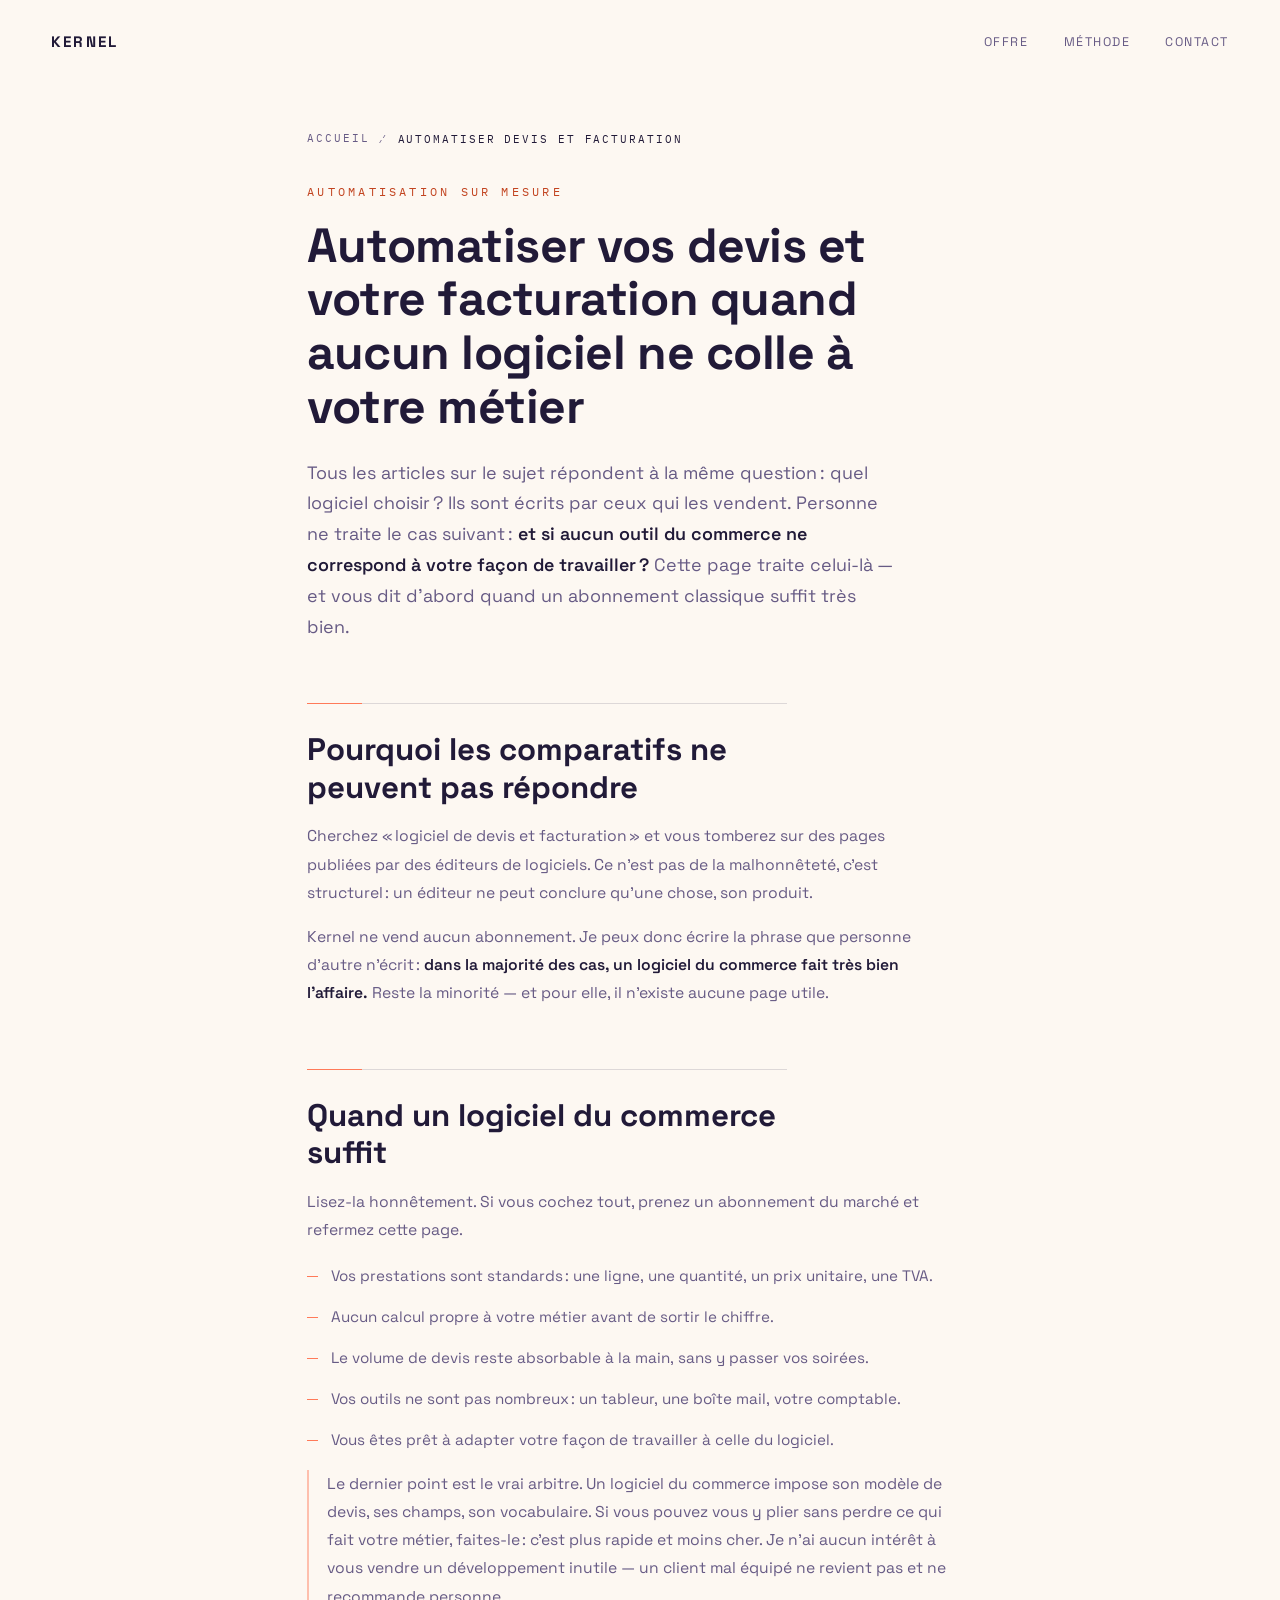
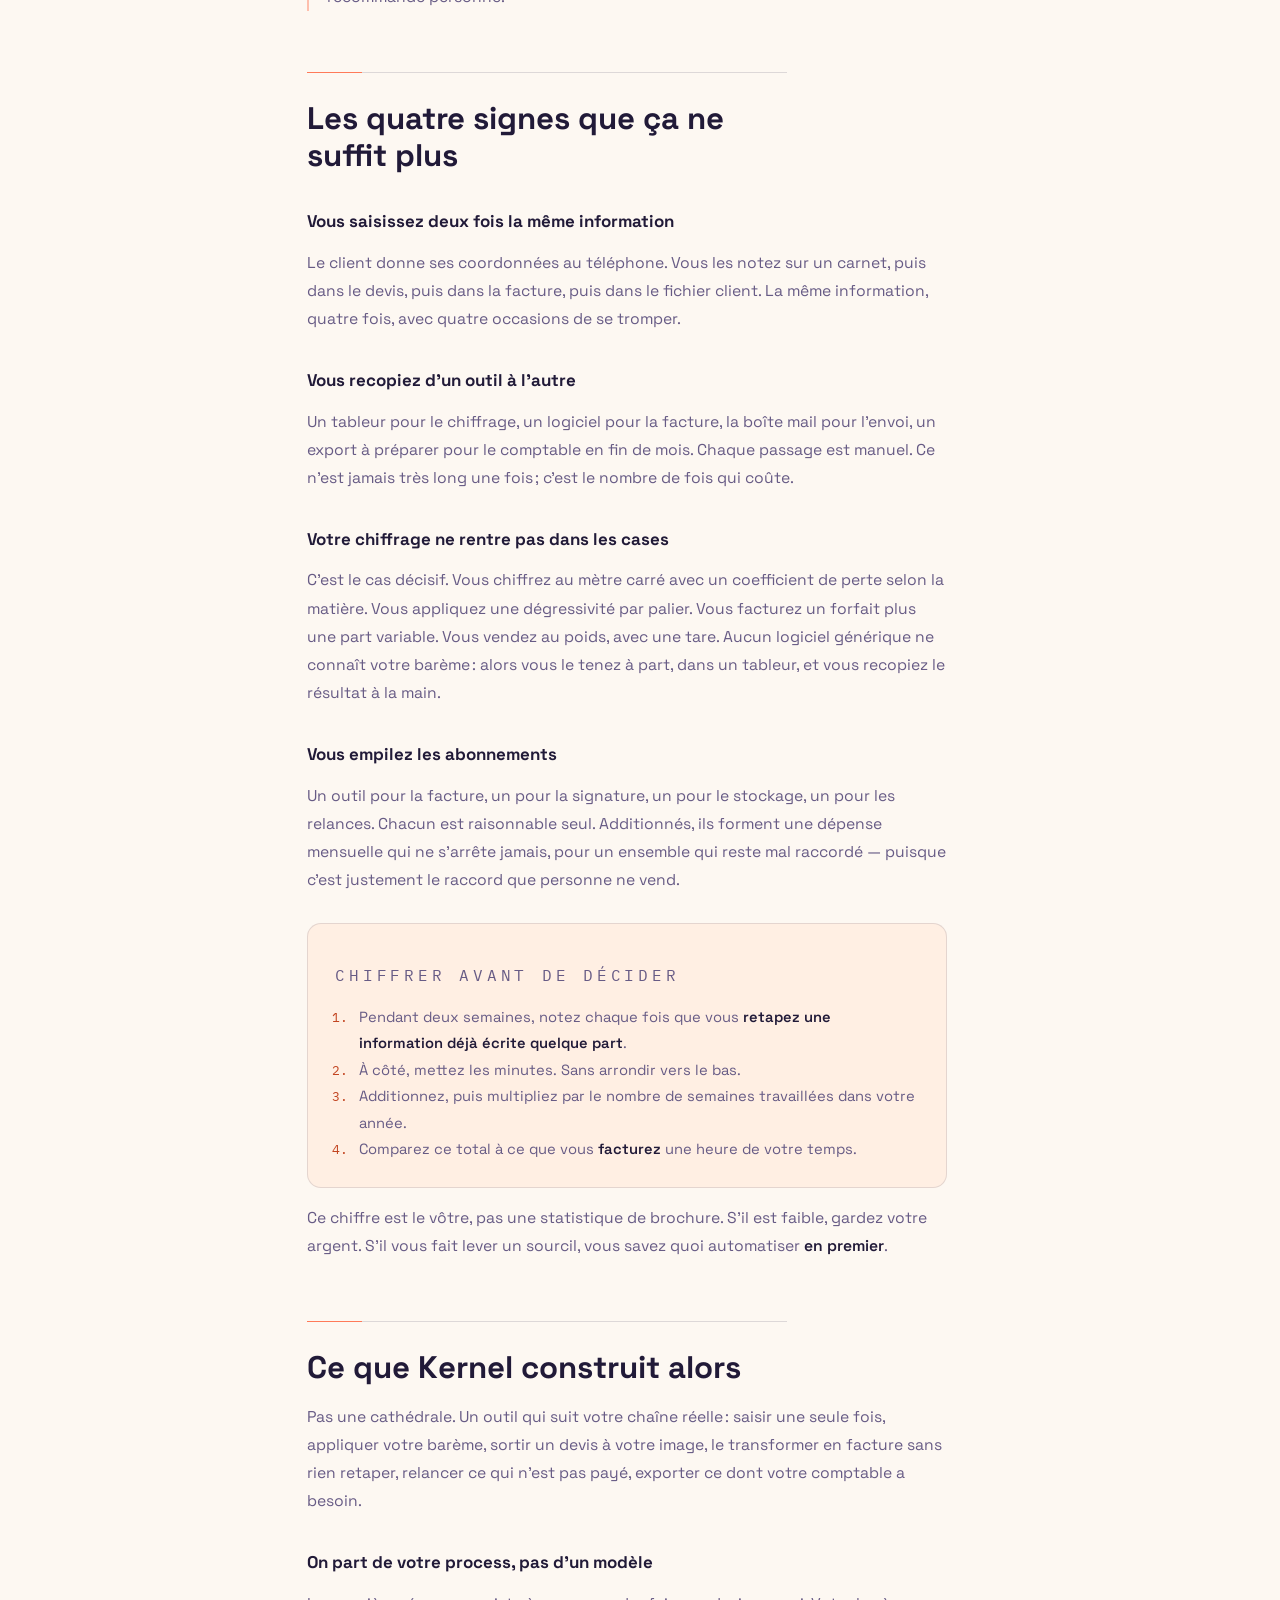
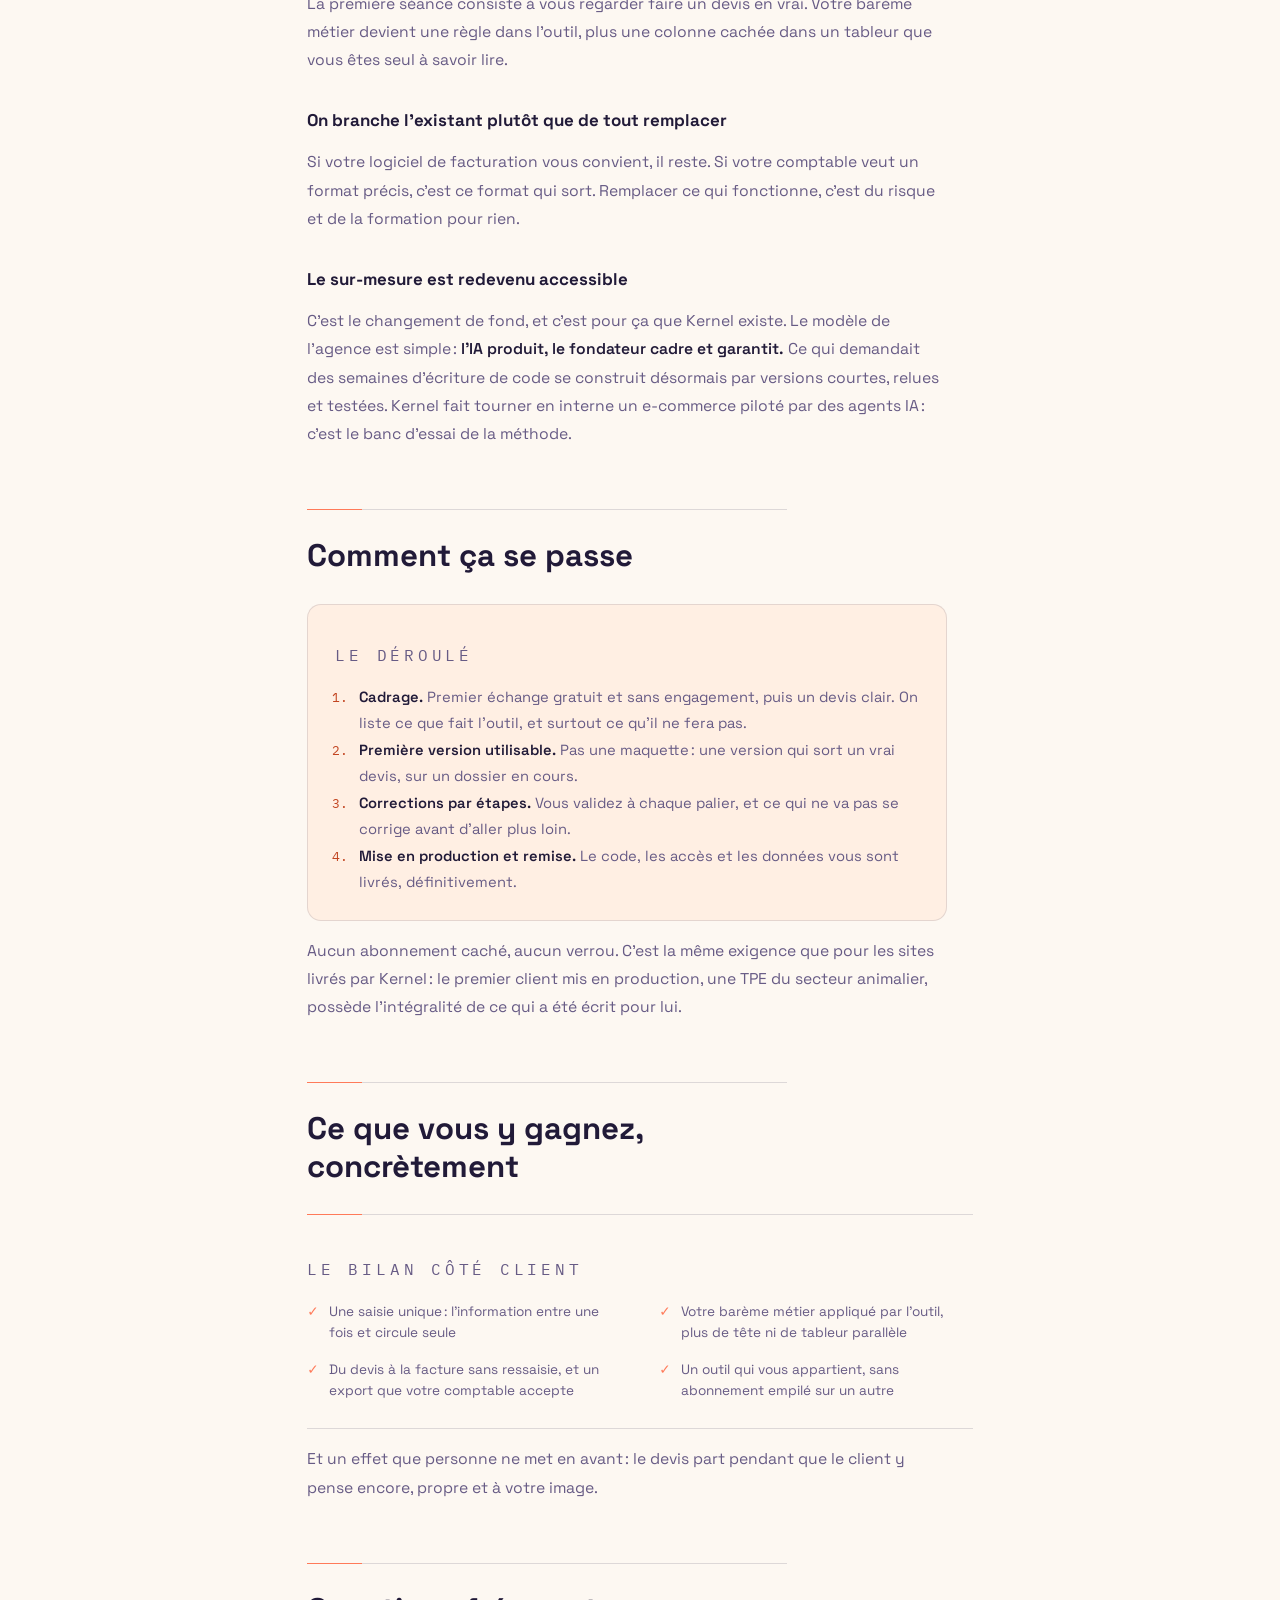
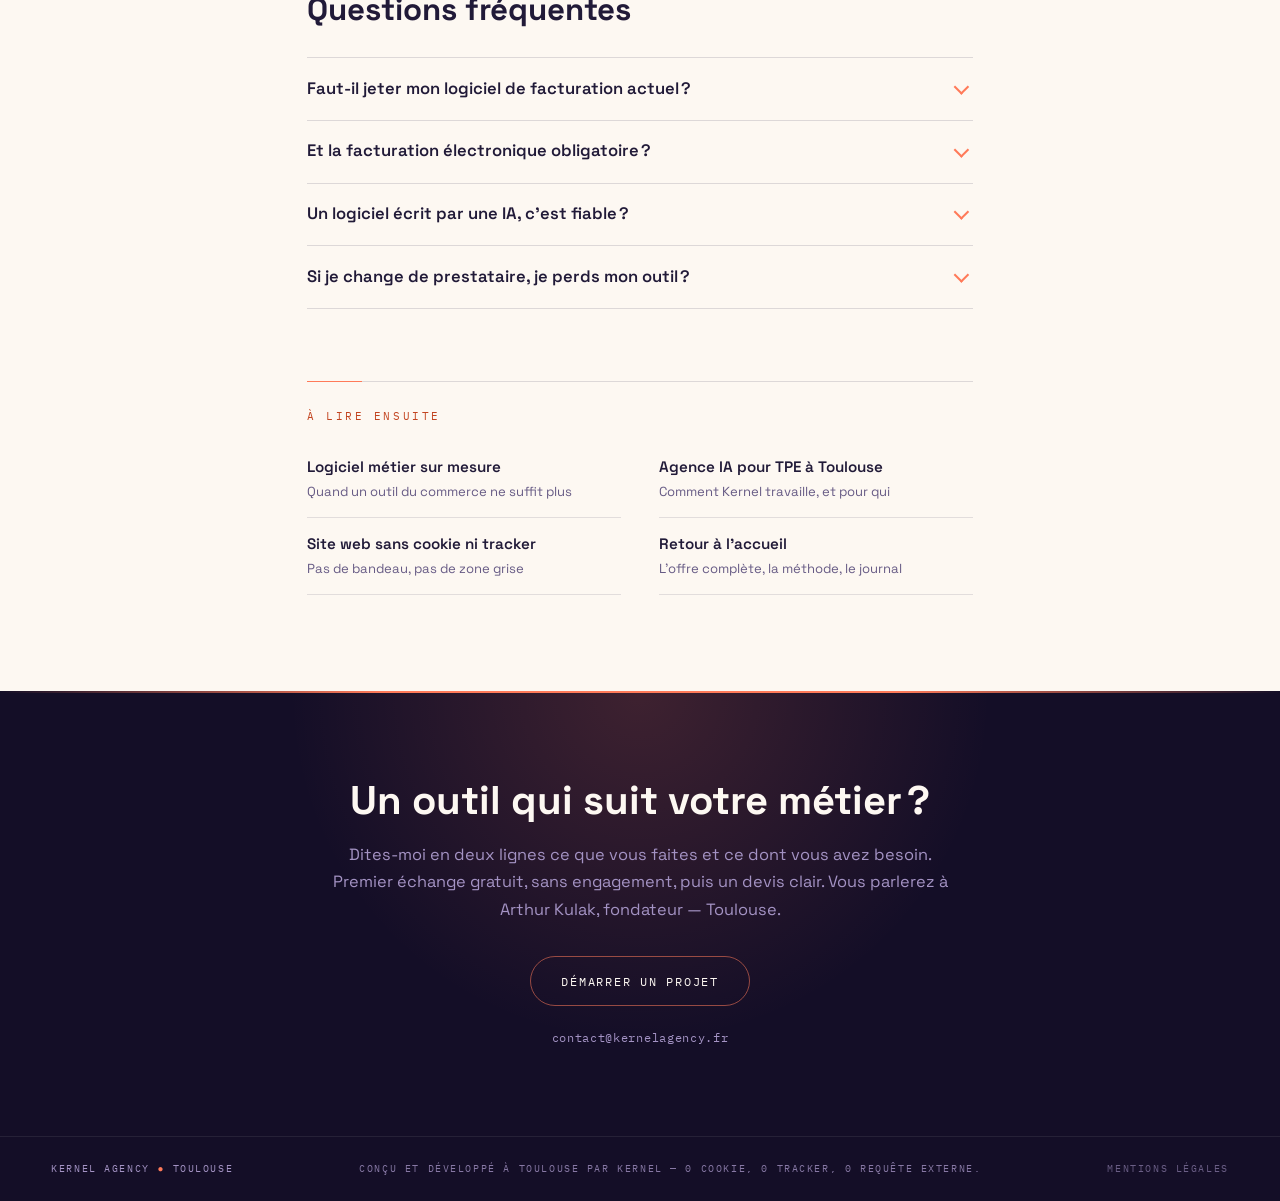
<file: automatiser-devis-facturation/index.html>
<!DOCTYPE html>
<html lang="fr">
<head>
<meta charset="UTF-8">
<meta name="msvalidate.01" content="D871AE8845C1F9635CD19370057D8843" />
<meta name="google-site-verification" content="92nimvLsnvkvLxqnrUR5jkAnxb3qo-U3LfhdwWQDya8" />
<meta name="viewport" content="width=device-width, initial-scale=1.0">
<title>Automatiser devis et facturation — Kernel Agency</title>
<meta name="description" content="Les comparatifs disent quel logiciel choisir. Aucun ne répond à « et si aucun ne colle à mon métier ? ». Quand un outil du commerce suffit, et quand non.">
<meta name="robots" content="index,follow">
<meta property="og:type" content="article">
<meta property="og:locale" content="fr_FR">
<meta property="og:site_name" content="Kernel Agency">
<meta property="og:title" content="Automatiser devis et facturation — Kernel Agency">
<meta property="og:description" content="Quand un logiciel de devis et de facturation du commerce suffit, quand il ne suffit plus, et ce que Kernel construit alors sur mesure pour une TPE.">
<meta property="og:url" content="https://kernelagency.fr/automatiser-devis-facturation/">
<meta property="og:image" content="https://kernelagency.fr/og.png">
<meta property="og:image:width" content="1200">
<meta property="og:image:height" content="630">
<meta name="twitter:card" content="summary_large_image">
<link rel="canonical" href="https://kernelagency.fr/automatiser-devis-facturation/">
<link rel="icon" type="image/svg+xml" href="data:image/svg+xml,%3Csvg%20xmlns='http://www.w3.org/2000/svg'%20viewBox='0%200%2064%2064'%3E%3Crect%20width='64'%20height='64'%20rx='14'%20fill='%23211A38'/%3E%3Cpath%20d='M20%2014h9v16.2L42.4%2014H53L39.2%2030.6%2054%2050H43L32.6%2036 29%2040.2V50h-9z'%20fill='%23FF7A59'/%3E%3C/svg%3E">
<link rel="apple-touch-icon" href="../apple-touch-icon.png">
<script type="application/ld+json">
{
  "@context": "https://schema.org",
  "@type": "Service",
  "name": "Automatisation sur mesure des devis et de la facturation",
  "serviceType": "Développement d’outils sur mesure de devis, facturation et tâches administratives pour TPE et indépendants",
  "url": "https://kernelagency.fr/automatiser-devis-facturation/",
  "description": "Conception d’outils de devis et de facturation adaptés à un process métier que les logiciels du commerce ne couvrent pas : saisie unique, calculs métier, passage du devis à la facture, export comptable, propriété du code.",
  "provider": {
    "@id": "https://kernelagency.fr/#kernel"
  },
  "areaServed": [
    {
      "@type": "City",
      "name": "Toulouse"
    },
    {
      "@type": "AdministrativeArea",
      "name": "Occitanie"
    }
  ],
  "audience": {
    "@type": "Audience",
    "audienceType": "Indépendants et très petites entreprises"
  }
}
</script>
<script type="application/ld+json">
{
  "@context": "https://schema.org",
  "@type": "BreadcrumbList",
  "itemListElement": [
    {
      "@type": "ListItem",
      "position": 1,
      "name": "Accueil",
      "item": "https://kernelagency.fr/"
    },
    {
      "@type": "ListItem",
      "position": 2,
      "name": "Automatiser devis et facturation",
      "item": "https://kernelagency.fr/automatiser-devis-facturation/"
    }
  ]
}
</script>
<script type="application/ld+json">
{
  "@context": "https://schema.org",
  "@type": "FAQPage",
  "mainEntity": [
    {
      "@type": "Question",
      "name": "Faut-il jeter mon logiciel de facturation actuel ?",
      "acceptedAnswer": {
        "@type": "Answer",
        "text": "Le plus souvent, non. Si votre outil de facturation fait correctement son travail et que votre expert-comptable a ses habitudes avec, on le garde. Ce qu’on construit vient se brancher autour : la partie métier en amont, celle qui vous prend du temps, et le passage de l’une à l’autre sans ressaisie. Remplacer un outil qui marche est un coût inutile et un risque en plus."
      }
    },
    {
      "@type": "Question",
      "name": "Et la facturation électronique obligatoire ?",
      "acceptedAnswer": {
        "@type": "Answer",
        "text": "La généralisation de la facturation électronique entre entreprises est en cours en France, selon un calendrier fixé par l’administration et déjà décalé plusieurs fois. Vérifiez la date qui vous concerne avec votre expert-comptable, c’est son métier, pas le mien. Le principe côté technique est simple : un outil sur mesure ne réimplémente pas la réglementation, il se branche sur une plateforme agréée qui s’en charge. C’est un point de cadrage, à traiter au départ et pas après."
      }
    },
    {
      "@type": "Question",
      "name": "Un logiciel écrit par une IA, c’est fiable ?",
      "acceptedAnswer": {
        "@type": "Answer",
        "text": "La question est de savoir qui répond quand ça casse. Chez Kernel, l’IA produit et le fondateur cadre, relit et garantit : c’est un humain qui signe. Concrètement, les règles qui comptent — les calculs, les totaux, la TVA, la numérotation des factures — sont vérifiées par des tests automatiques qui refusent le déploiement en cas d’erreur. Vous jugez ensuite sur des versions que vous utilisez vraiment, pas sur une promesse."
      }
    },
    {
      "@type": "Question",
      "name": "Si je change de prestataire, je perds mon outil ?",
      "acceptedAnswer": {
        "@type": "Answer",
        "text": "Non. Le code, le domaine, les contenus et les données vous appartiennent, et vous en avez une copie dès la mise en production. Un autre développeur peut reprendre le projet sans me demander la permission. C’est le point qui distingue un outil sur mesure d’un abonnement : le jour où vous partez, vous partez avec votre outil."
      }
    }
  ]
}
</script>
<script>document.documentElement.classList.add('js');</script>
<link rel="stylesheet" href="../styles.css?v=b24ad0c2">
</head>
<body class="doc-page">

<nav class="nav" aria-label="Navigation principale">
  <a class="nav-logo" href="../">KERNEL</a>
  <div class="nav-links">
    <a href="../#offre">Offre</a>
    <a href="../#methode">Méthode</a>
    <a href="../#contact">Contact</a>
  </div>
</nav>

<main class="doc-main">

  <nav class="doc-breadcrumb" aria-label="Fil d’Ariane">
    <a href="../">Accueil</a>
    <span aria-hidden="true">⁄</span>
    <span class="doc-breadcrumb-current" aria-current="page">Automatiser devis et facturation</span>
  </nav>

  <header class="doc-head">
    <p class="overline">Automatisation sur mesure</p>
    <h1 class="doc-title">Automatiser vos devis et votre facturation quand aucun logiciel ne colle à votre métier</h1>
    <p class="doc-lead">
      Tous les articles sur le sujet répondent à la même question&#8239;: quel logiciel choisir&#8239;?
      Ils sont écrits par ceux qui les vendent. Personne ne traite le cas suivant&#8239;:
      <strong>et si aucun outil du commerce ne correspond à votre façon de travailler&#8239;?</strong>
      Cette page traite celui-là — et vous dit d’abord quand un abonnement classique suffit
      très bien.
    </p>
  </header>

  <div class="doc-body">

    <h2>Pourquoi les comparatifs ne peuvent pas répondre</h2>
    <p>
      Cherchez «&#8239;logiciel de devis et facturation&#8239;» et vous tomberez sur des pages
      publiées par des éditeurs de logiciels. Ce n’est pas de la malhonnêteté, c’est
      structurel&#8239;: un éditeur ne peut conclure qu’une chose, son produit.
    </p>
    <p>
      Kernel ne vend aucun abonnement. Je peux donc écrire la phrase que personne d’autre
      n’écrit&#8239;: <strong>dans la majorité des cas, un logiciel du commerce fait très bien
      l’affaire.</strong> Reste la minorité — et pour elle, il n’existe aucune page utile.
    </p>

    <h2>Quand un logiciel du commerce suffit</h2>
    <p>
      Lisez-la honnêtement. Si vous cochez tout, prenez un abonnement du marché et refermez
      cette page.
    </p>
    <ul>
      <li>Vos prestations sont standards&#8239;: une ligne, une quantité, un prix unitaire, une TVA.</li>
      <li>Aucun calcul propre à votre métier avant de sortir le chiffre.</li>
      <li>Le volume de devis reste absorbable à la main, sans y passer vos soirées.</li>
      <li>Vos outils ne sont pas nombreux&#8239;: un tableur, une boîte mail, votre comptable.</li>
      <li>Vous êtes prêt à adapter votre façon de travailler à celle du logiciel.</li>
    </ul>
    <p class="doc-note">
      Le dernier point est le vrai arbitre. Un logiciel du commerce impose son modèle de devis,
      ses champs, son vocabulaire. Si vous pouvez vous y plier sans perdre ce qui fait votre
      métier, faites-le&#8239;: c’est plus rapide et moins cher. Je n’ai aucun intérêt à vous
      vendre un développement inutile — un client mal équipé ne revient pas et ne recommande
      personne.
    </p>

    <h2>Les quatre signes que ça ne suffit plus</h2>

    <h3>Vous saisissez deux fois la même information</h3>
    <p>
      Le client donne ses coordonnées au téléphone. Vous les notez sur un carnet, puis dans le
      devis, puis dans la facture, puis dans le fichier client. La même information, quatre
      fois, avec quatre occasions de se tromper.
    </p>

    <h3>Vous recopiez d’un outil à l’autre</h3>
    <p>
      Un tableur pour le chiffrage, un logiciel pour la facture, la boîte mail pour l’envoi,
      un export à préparer pour le comptable en fin de mois. Chaque passage est manuel. Ce
      n’est jamais très long une fois&#8239;; c’est le nombre de fois qui coûte.
    </p>

    <h3>Votre chiffrage ne rentre pas dans les cases</h3>
    <p>
      C’est le cas décisif. Vous chiffrez au mètre carré avec un coefficient de perte selon la
      matière. Vous appliquez une dégressivité par palier. Vous facturez un forfait plus une
      part variable. Vous vendez au poids, avec une tare. Aucun logiciel générique ne connaît
      votre barème&#8239;: alors vous le tenez à part, dans un tableur, et vous recopiez le
      résultat à la main.
    </p>

    <h3>Vous empilez les abonnements</h3>
    <p>
      Un outil pour la facture, un pour la signature, un pour le stockage, un pour les
      relances. Chacun est raisonnable seul. Additionnés, ils forment une dépense mensuelle qui
      ne s’arrête jamais, pour un ensemble qui reste mal raccordé — puisque c’est justement le
      raccord que personne ne vend.
    </p>

    <div class="doc-proof">
      <p class="doc-proof-label">Chiffrer avant de décider</p>
      <ol>
        <li>Pendant deux semaines, notez chaque fois que vous <strong>retapez une information déjà écrite quelque part</strong>.</li>
        <li>À côté, mettez les minutes. Sans arrondir vers le bas.</li>
        <li>Additionnez, puis multipliez par le nombre de semaines travaillées dans votre année.</li>
        <li>Comparez ce total à ce que vous <strong>facturez</strong> une heure de votre temps.</li>
      </ol>
    </div>
    <p>
      Ce chiffre est le vôtre, pas une statistique de brochure. S’il est faible, gardez votre
      argent. S’il vous fait lever un sourcil, vous savez quoi automatiser
      <strong>en premier</strong>.
    </p>

    <h2>Ce que Kernel construit alors</h2>
    <p>
      Pas une cathédrale. Un outil qui suit votre chaîne réelle&#8239;: saisir une seule fois,
      appliquer votre barème, sortir un devis à votre image, le transformer en facture sans
      rien retaper, relancer ce qui n’est pas payé, exporter ce dont votre comptable a besoin.
    </p>

    <h3>On part de votre process, pas d’un modèle</h3>
    <p>
      La première séance consiste à vous regarder faire un devis en vrai. Votre barème métier
      devient une règle dans l’outil, plus une colonne cachée dans un tableur que vous êtes
      seul à savoir lire.
    </p>

    <h3>On branche l’existant plutôt que de tout remplacer</h3>
    <p>
      Si votre logiciel de facturation vous convient, il reste. Si votre comptable veut un
      format précis, c’est ce format qui sort. Remplacer ce qui fonctionne, c’est du risque et
      de la formation pour rien.
    </p>

    <h3>Le sur-mesure est redevenu accessible</h3>
    <p>
      C’est le changement de fond, et c’est pour ça que Kernel existe. Le modèle de l’agence
      est simple&#8239;: <strong>l’IA produit, le fondateur cadre et garantit.</strong> Ce qui
      demandait des semaines d’écriture de code se construit désormais par versions courtes,
      relues et testées. Kernel fait tourner en interne un e-commerce piloté par des agents
      IA&#8239;: c’est le banc d’essai de la méthode.
    </p>

    <h2>Comment ça se passe</h2>
    <div class="doc-proof">
      <p class="doc-proof-label">Le déroulé</p>
      <ol>
        <li><strong>Cadrage.</strong> Premier échange gratuit et sans engagement, puis un devis clair. On liste ce que fait l’outil, et surtout ce qu’il ne fera pas.</li>
        <li><strong>Première version utilisable.</strong> Pas une maquette&#8239;: une version qui sort un vrai devis, sur un dossier en cours.</li>
        <li><strong>Corrections par étapes.</strong> Vous validez à chaque palier, et ce qui ne va pas se corrige avant d’aller plus loin.</li>
        <li><strong>Mise en production et remise.</strong> Le code, les accès et les données vous sont livrés, définitivement.</li>
      </ol>
    </div>
    <p>
      Aucun abonnement caché, aucun verrou. C’est la même exigence que pour les sites livrés
      par Kernel&#8239;: le premier client mis en production, une TPE du secteur animalier,
      possède l’intégralité de ce qui a été écrit pour lui.
    </p>

    <h2>Ce que vous y gagnez, concrètement</h2>
    <div class="commitments">
      <p class="commitments-label">Le bilan côté client</p>
      <ul class="commitments-list">
        <li>Une saisie unique&#8239;: l’information entre une fois et circule seule</li>
        <li>Votre barème métier appliqué par l’outil, plus de tête ni de tableur parallèle</li>
        <li>Du devis à la facture sans ressaisie, et un export que votre comptable accepte</li>
        <li>Un outil qui vous appartient, sans abonnement empilé sur un autre</li>
      </ul>
    </div>
    <p>
      Et un effet que personne ne met en avant&#8239;: le devis part pendant que le client y
      pense encore, propre et à votre image.
    </p>

    <h2>Questions fréquentes</h2>
    <div class="faq-list">
      <details class="faq-item">
        <summary>Faut-il jeter mon logiciel de facturation actuel&#8239;?</summary>
        <p>
          Le plus souvent, non. Si votre outil de facturation fait correctement son travail et
          que votre expert-comptable a ses habitudes avec, on le garde. Ce qu’on construit
          vient se brancher autour&#8239;: la partie métier en amont, celle qui vous prend du
          temps, et le passage de l’une à l’autre sans ressaisie. Remplacer un outil qui
          marche est un coût inutile et un risque en plus.
        </p>
      </details>
      <details class="faq-item">
        <summary>Et la facturation électronique obligatoire&#8239;?</summary>
        <p>
          La généralisation de la facturation électronique entre entreprises est en cours en
          France, selon un calendrier fixé par l’administration et déjà décalé plusieurs fois.
          Vérifiez la date qui vous concerne avec votre expert-comptable, c’est son métier, pas
          le mien. Le principe côté technique est simple&#8239;: un outil sur mesure ne
          réimplémente pas la réglementation, il se branche sur une plateforme agréée qui s’en
          charge. C’est un point de cadrage, à traiter au départ et pas après.
        </p>
      </details>
      <details class="faq-item">
        <summary>Un logiciel écrit par une IA, c’est fiable&#8239;?</summary>
        <p>
          La question est de savoir qui répond quand ça casse. Chez Kernel, l’IA produit et le
          fondateur cadre, relit et garantit&#8239;: c’est un humain qui signe. Concrètement,
          les règles qui comptent — les calculs, les totaux, la TVA, la numérotation des
          factures — sont vérifiées par des tests automatiques qui refusent le déploiement en
          cas d’erreur. Vous jugez ensuite sur des versions que vous utilisez vraiment, pas sur
          une promesse.
        </p>
      </details>
      <details class="faq-item">
        <summary>Si je change de prestataire, je perds mon outil&#8239;?</summary>
        <p>
          Non. Le code, le domaine, les contenus et les données vous appartiennent, et vous en
          avez une copie dès la mise en production. Un autre développeur peut reprendre le
          projet sans me demander la permission. C’est le point qui distingue un outil sur
          mesure d’un abonnement&#8239;: le jour où vous partez, vous partez avec votre outil.
        </p>
      </details>
    </div>

  </div>

  <nav class="doc-related" aria-labelledby="doc-related-title">
    <p class="commitments-label" id="doc-related-title">À lire ensuite</p>
    <ul class="doc-related-list">
      <li><a href="../logiciel-metier-sur-mesure/">Logiciel métier sur mesure<em>Quand un outil du commerce ne suffit plus</em></a></li>
      <li><a href="../agence-ia-tpe-toulouse/">Agence IA pour TPE à Toulouse<em>Comment Kernel travaille, et pour qui</em></a></li>
      <li><a href="../site-sans-cookie/">Site web sans cookie ni tracker<em>Pas de bandeau, pas de zone grise</em></a></li>
      <li><a href="../">Retour à l’accueil<em>L’offre complète, la méthode, le journal</em></a></li>
    </ul>
  </nav>

</main>

<section class="doc-cta" aria-labelledby="doc-cta-title">
  <div class="doc-cta-inner">
    <h2 id="doc-cta-title">Un outil qui suit votre métier&#8239;?</h2>
    <p>
      Dites-moi en deux lignes ce que vous faites et ce dont vous avez besoin. Premier échange
      gratuit, sans engagement, puis un devis clair. Vous parlerez à Arthur Kulak, fondateur — Toulouse.
    </p>
    <a class="btn" href="mailto:contact@kernelagency.fr?subject=Projet%20%E2%80%94%20premier%20%C3%A9change&amp;body=Bonjour%20Arthur%2C%0D%0A%0D%0AMon%20activit%C3%A9%20%3A%20%0D%0AMon%20besoin%20%3A%20site%20%C2%B7%20application%20%C2%B7%20logiciel%20%C2%B7%20automatisation%0D%0AMon%20d%C3%A9lai%20%3A%20%0D%0A"><span class="btn-fill"></span><span>Démarrer un projet</span></a>
    <p class="doc-cta-mail mono">contact@kernelagency.fr</p>
  </div>
</section>

<footer>
  <span>Kernel Agency <span class="dot">●</span> Toulouse</span>
  <span class="footer-sign">Conçu et développé à Toulouse par Kernel — 0 cookie, 0 tracker, 0 requête externe.</span>
  <a class="footer-legal" href="../mentions-legales.html">Mentions légales</a>
</footer>

</body>
</html>
</file>
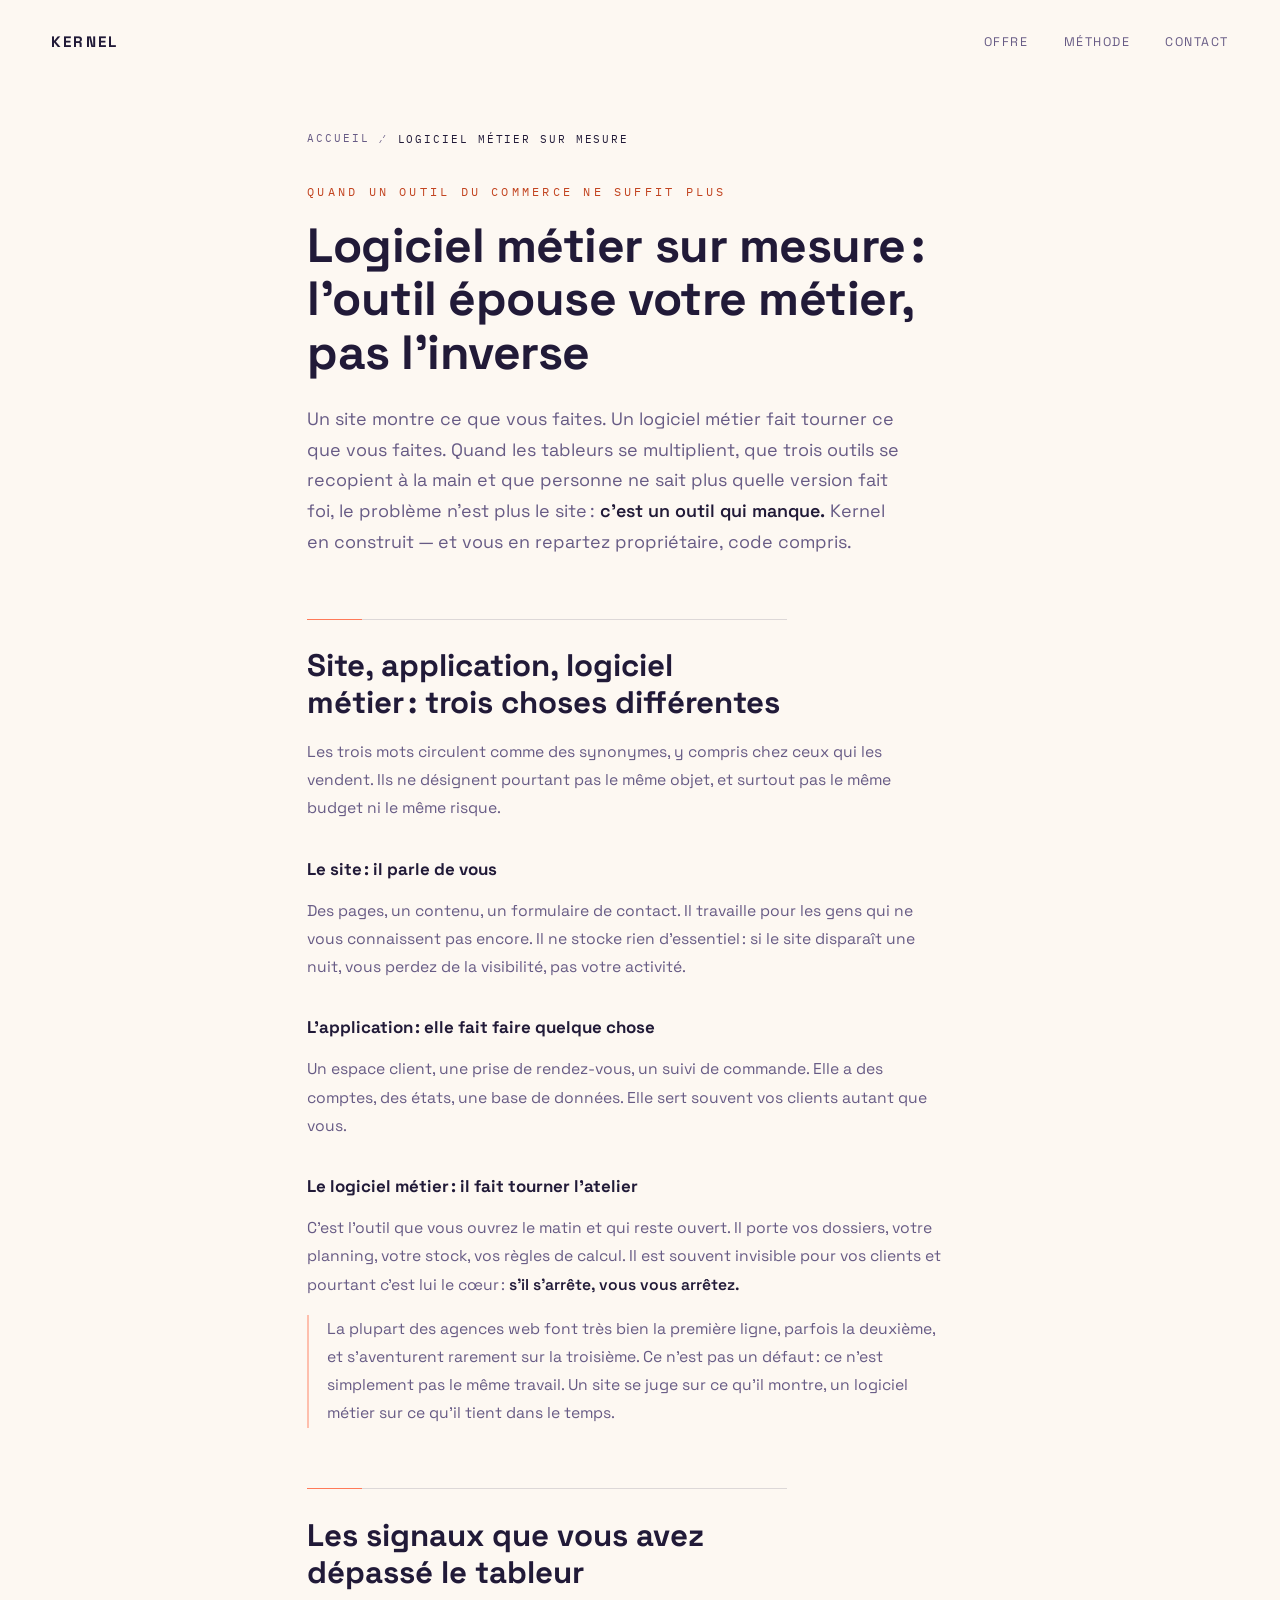
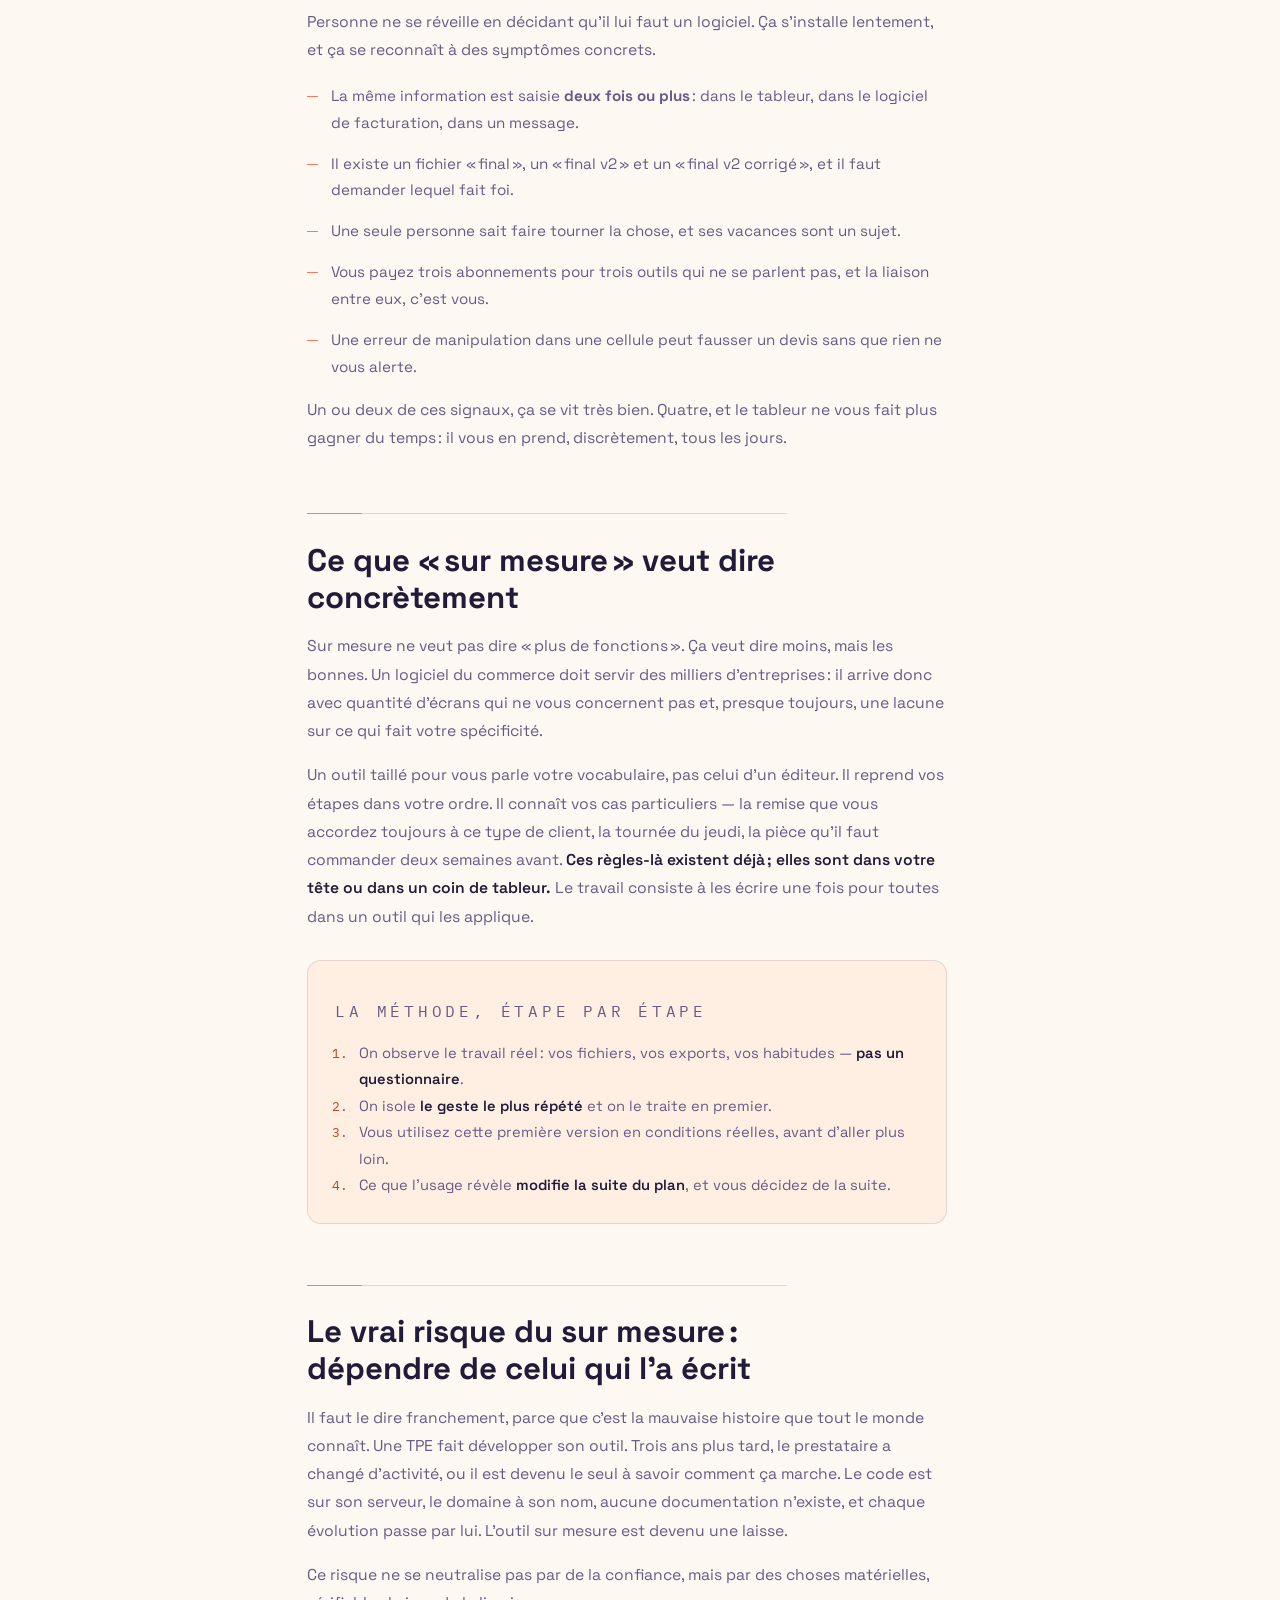
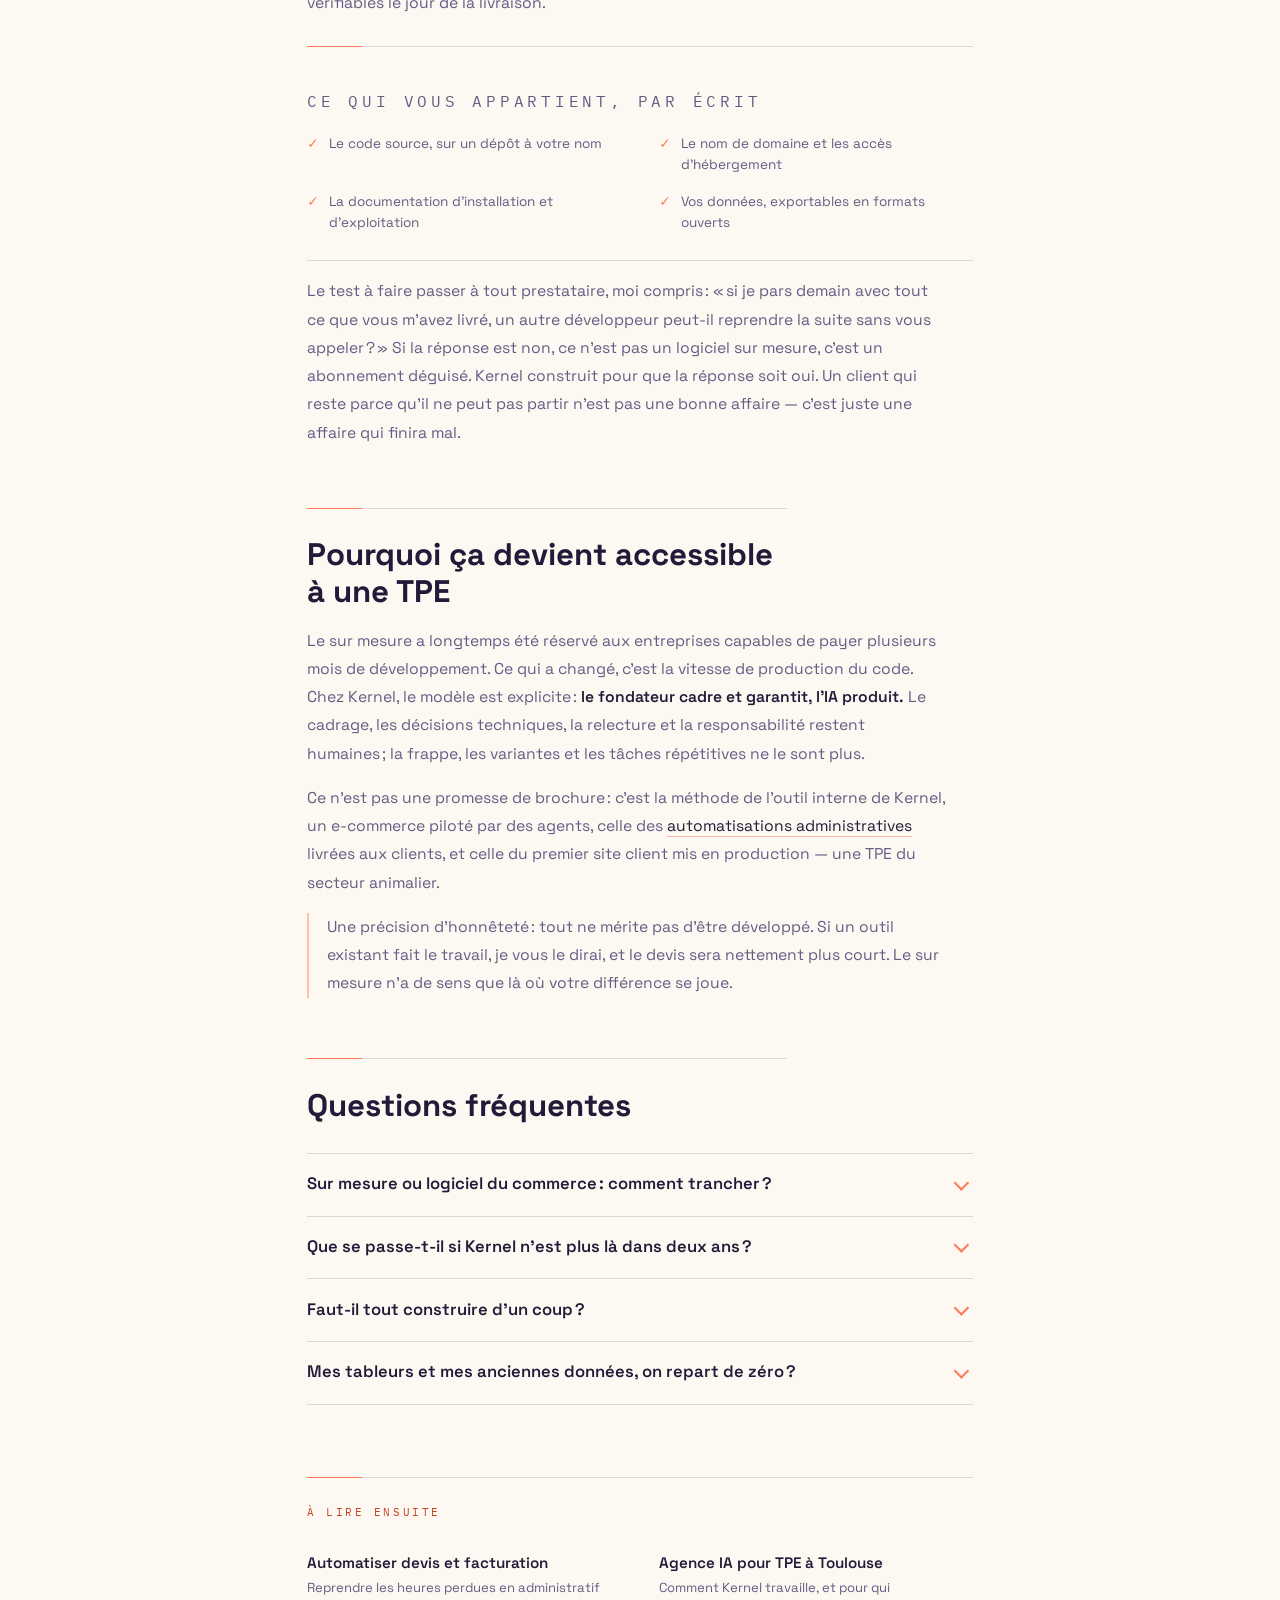
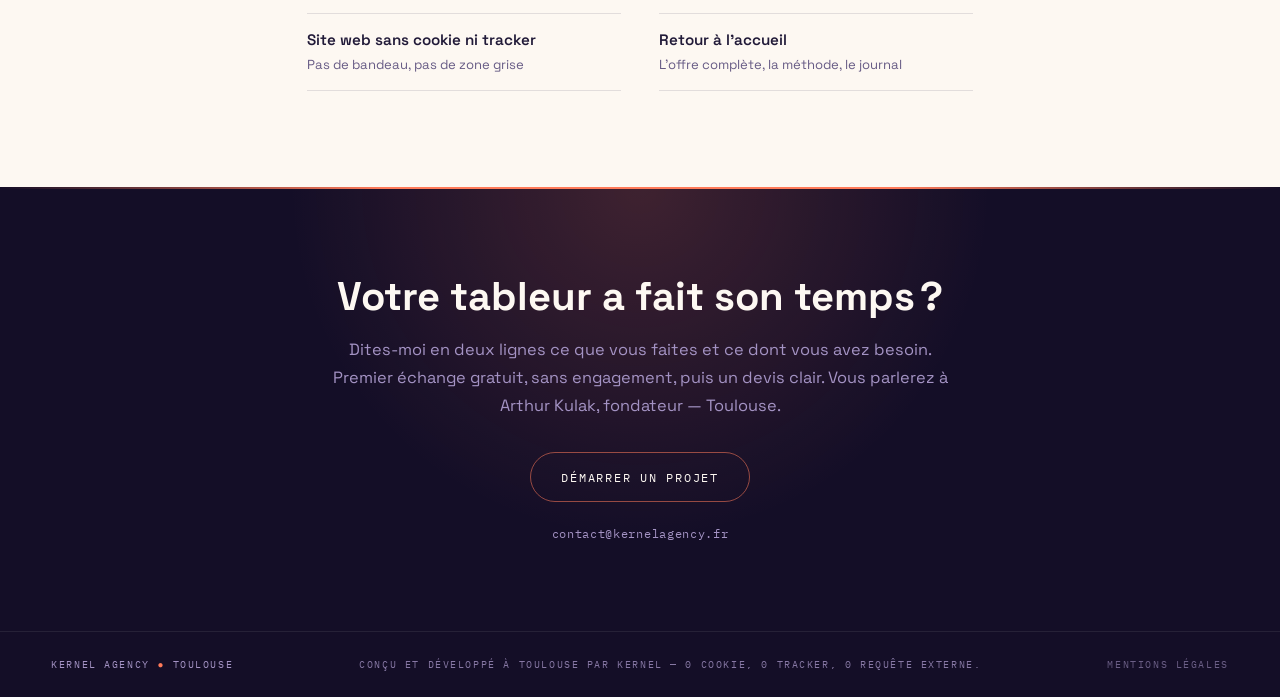
<file: logiciel-metier-sur-mesure/index.html>
<!DOCTYPE html>
<html lang="fr">
<head>
<meta charset="UTF-8">
<meta name="msvalidate.01" content="D871AE8845C1F9635CD19370057D8843" />
<meta name="google-site-verification" content="92nimvLsnvkvLxqnrUR5jkAnxb3qo-U3LfhdwWQDya8" />
<meta name="viewport" content="width=device-width, initial-scale=1.0">
<title>Logiciel métier sur mesure pour TPE — Kernel Agency</title>
<meta name="description" content="Site, application, logiciel métier : ce qui les distingue, les signes qu’une TPE a dépassé le tableur, et comment ne pas dépendre de son prestataire.">
<meta name="robots" content="index,follow">
<meta property="og:type" content="article">
<meta property="og:locale" content="fr_FR">
<meta property="og:site_name" content="Kernel Agency">
<meta property="og:title" content="Logiciel métier sur mesure pour TPE — Kernel Agency">
<meta property="og:description" content="Un outil qui épouse votre métier au lieu de vous forcer à épouser le sien — et dont vous gardez le code, la documentation et la sortie de route.">
<meta property="og:url" content="https://kernelagency.fr/logiciel-metier-sur-mesure/">
<meta property="og:image" content="https://kernelagency.fr/og.png">
<meta property="og:image:width" content="1200">
<meta property="og:image:height" content="630">
<meta name="twitter:card" content="summary_large_image">
<link rel="canonical" href="https://kernelagency.fr/logiciel-metier-sur-mesure/">
<link rel="icon" type="image/svg+xml" href="data:image/svg+xml,%3Csvg%20xmlns='http://www.w3.org/2000/svg'%20viewBox='0%200%2064%2064'%3E%3Crect%20width='64'%20height='64'%20rx='14'%20fill='%23211A38'/%3E%3Cpath%20d='M20%2014h9v16.2L42.4%2014H53L39.2%2030.6%2054%2050H43L32.6%2036 29%2040.2V50h-9z'%20fill='%23FF7A59'/%3E%3C/svg%3E">
<link rel="apple-touch-icon" href="../apple-touch-icon.png">
<script type="application/ld+json">
{
  "@context": "https://schema.org",
  "@type": "Service",
  "name": "Développement de logiciel métier sur mesure",
  "serviceType": "Développement d’applications et de logiciels métier sur mesure pour indépendants et TPE",
  "url": "https://kernelagency.fr/logiciel-metier-sur-mesure/",
  "description": "Conception et développement d’outils métier taillés sur le fonctionnement réel de l’entreprise : suivi d’activité, planning, stock, dossiers clients. Le client reste propriétaire du code, de la documentation et de ses données.",
  "provider": {
    "@id": "https://kernelagency.fr/#kernel"
  },
  "areaServed": [
    {
      "@type": "City",
      "name": "Toulouse"
    },
    {
      "@type": "AdministrativeArea",
      "name": "Occitanie"
    }
  ],
  "audience": {
    "@type": "Audience",
    "audienceType": "Indépendants et très petites entreprises"
  }
}
</script>
<script type="application/ld+json">
{
  "@context": "https://schema.org",
  "@type": "BreadcrumbList",
  "itemListElement": [
    {
      "@type": "ListItem",
      "position": 1,
      "name": "Accueil",
      "item": "https://kernelagency.fr/"
    },
    {
      "@type": "ListItem",
      "position": 2,
      "name": "Logiciel métier sur mesure",
      "item": "https://kernelagency.fr/logiciel-metier-sur-mesure/"
    }
  ]
}
</script>
<script type="application/ld+json">
{
  "@context": "https://schema.org",
  "@type": "FAQPage",
  "mainEntity": [
    {
      "@type": "Question",
      "name": "Sur mesure ou logiciel du commerce : comment trancher ?",
      "acceptedAnswer": {
        "@type": "Answer",
        "text": "En regardant ce que vous faites déjà à côté de l’outil. Si vous vous en servez tel quel, gardez-le : un logiciel du commerce coûte moins cher qu’un développement et il est déjà écrit. Si vous maintenez un tableur parallèle pour corriger ce qu’il ne sait pas faire, c’est ce tableur qui décrit votre vrai besoin. Le sur mesure se justifie quand la partie que l’outil ne couvre pas est justement celle qui fait votre métier."
      }
    },
    {
      "@type": "Question",
      "name": "Que se passe-t-il si Kernel n’est plus là dans deux ans ?",
      "acceptedAnswer": {
        "@type": "Answer",
        "text": "Vous gardez tout, et vous pouvez le donner à quelqu’un d’autre. Le code source est déposé sur un dépôt à votre nom, le nom de domaine est enregistré au vôtre, la documentation d’installation est livrée avec, et les données restent exportables dans des formats ouverts. Un autre développeur peut reprendre la suite sans me demander quoi que ce soit. C’est la seule garantie qui vaut : celle qui ne dépend pas de ma bonne volonté."
      }
    },
    {
      "@type": "Question",
      "name": "Faut-il tout construire d’un coup ?",
      "acceptedAnswer": {
        "@type": "Answer",
        "text": "Non, et c’est plutôt mauvais signe quand on vous le propose. On commence par le geste que vous répétez le plus souvent, on le met en service, vous l’utilisez en vrai pendant quelques semaines. Ce que vous découvrez à l’usage change toujours la suite du plan. La validation se fait par étapes : chaque étape est utilisable seule, et vous décidez s’il y en a une suivante."
      }
    },
    {
      "@type": "Question",
      "name": "Mes tableurs et mes anciennes données, on repart de zéro ?",
      "acceptedAnswer": {
        "@type": "Answer",
        "text": "Non. Vos tableurs sont la meilleure spécification disponible : ils montrent les colonnes que vous utilisez vraiment, les cas particuliers et les règles que personne n’a jamais écrites. On les lit d’abord, puis on reprend l’historique par import. L’objectif n’est pas de vous faire changer de méthode, c’est de retirer la ressaisie et les recopies entre outils."
      }
    }
  ]
}
</script>
<script>document.documentElement.classList.add('js');</script>
<link rel="stylesheet" href="../styles.css?v=b24ad0c2">
</head>
<body class="doc-page">

<nav class="nav" aria-label="Navigation principale">
  <a class="nav-logo" href="../">KERNEL</a>
  <div class="nav-links">
    <a href="../#offre">Offre</a>
    <a href="../#methode">Méthode</a>
    <a href="../#contact">Contact</a>
  </div>
</nav>

<main class="doc-main">

  <nav class="doc-breadcrumb" aria-label="Fil d’Ariane">
    <a href="../">Accueil</a>
    <span aria-hidden="true">⁄</span>
    <span class="doc-breadcrumb-current" aria-current="page">Logiciel métier sur mesure</span>
  </nav>

  <header class="doc-head">
    <p class="overline">Quand un outil du commerce ne suffit plus</p>
    <h1 class="doc-title">Logiciel métier sur mesure&#8239;: l’outil épouse votre métier, pas l’inverse</h1>
    <p class="doc-lead">
      Un site montre ce que vous faites. Un logiciel métier fait tourner ce que vous faites.
      Quand les tableurs se multiplient, que trois outils se recopient à la main et que
      personne ne sait plus quelle version fait foi, le problème n’est plus le site&#8239;:
      <strong>c’est un outil qui manque.</strong> Kernel en construit — et vous en repartez
      propriétaire, code compris.
    </p>
  </header>

  <div class="doc-body">

    <h2>Site, application, logiciel métier&#8239;: trois choses différentes</h2>
    <p>
      Les trois mots circulent comme des synonymes, y compris chez ceux qui les vendent. Ils
      ne désignent pourtant pas le même objet, et surtout pas le même budget ni le même risque.
    </p>

    <h3>Le site&#8239;: il parle de vous</h3>
    <p>
      Des pages, un contenu, un formulaire de contact. Il travaille pour les gens qui ne vous
      connaissent pas encore. Il ne stocke rien d’essentiel&#8239;: si le site disparaît une
      nuit, vous perdez de la visibilité, pas votre activité.
    </p>

    <h3>L’application&#8239;: elle fait faire quelque chose</h3>
    <p>
      Un espace client, une prise de rendez-vous, un suivi de commande. Elle a des comptes, des
      états, une base de données. Elle sert souvent vos clients autant que vous.
    </p>

    <h3>Le logiciel métier&#8239;: il fait tourner l’atelier</h3>
    <p>
      C’est l’outil que vous ouvrez le matin et qui reste ouvert. Il porte vos dossiers, votre
      planning, votre stock, vos règles de calcul. Il est souvent invisible pour vos clients et
      pourtant c’est lui le cœur&#8239;: <strong>s’il s’arrête, vous vous arrêtez.</strong>
    </p>
    <p class="doc-note">
      La plupart des agences web font très bien la première ligne, parfois la deuxième, et
      s’aventurent rarement sur la troisième. Ce n’est pas un défaut&#8239;: ce n’est
      simplement pas le même travail. Un site se juge sur ce qu’il montre, un logiciel métier
      sur ce qu’il tient dans le temps.
    </p>

    <h2>Les signaux que vous avez dépassé le tableur</h2>
    <p>
      Personne ne se réveille en décidant qu’il lui faut un logiciel. Ça s’installe lentement,
      et ça se reconnaît à des symptômes concrets.
    </p>
    <ul>
      <li>La même information est saisie <strong>deux fois ou plus</strong>&#8239;: dans le
        tableur, dans le logiciel de facturation, dans un message.</li>
      <li>Il existe un fichier «&#8239;final&#8239;», un «&#8239;final v2&#8239;» et un
        «&#8239;final v2 corrigé&#8239;», et il faut demander lequel fait foi.</li>
      <li>Une seule personne sait faire tourner la chose, et ses vacances sont un sujet.</li>
      <li>Vous payez trois abonnements pour trois outils qui ne se parlent pas, et la liaison
        entre eux, c’est vous.</li>
      <li>Une erreur de manipulation dans une cellule peut fausser un devis sans que rien ne
        vous alerte.</li>
    </ul>
    <p>
      Un ou deux de ces signaux, ça se vit très bien. Quatre, et le tableur ne vous fait plus
      gagner du temps&#8239;: il vous en prend, discrètement, tous les jours.
    </p>

    <h2>Ce que «&#8239;sur mesure&#8239;» veut dire concrètement</h2>
    <p>
      Sur mesure ne veut pas dire «&#8239;plus de fonctions&#8239;». Ça veut dire moins, mais
      les bonnes. Un logiciel du commerce doit servir des milliers d’entreprises&#8239;: il
      arrive donc avec quantité d’écrans qui ne vous concernent pas et, presque toujours, une
      lacune sur ce qui fait votre spécificité.
    </p>
    <p>
      Un outil taillé pour vous parle votre vocabulaire, pas celui d’un éditeur. Il reprend vos
      étapes dans votre ordre. Il connaît vos cas particuliers — la remise que vous accordez
      toujours à ce type de client, la tournée du jeudi, la pièce qu’il faut commander deux
      semaines avant. <strong>Ces règles-là existent déjà&#8239;; elles sont dans votre tête
      ou dans un coin de tableur.</strong> Le travail consiste à les écrire une fois pour
      toutes dans un outil qui les applique.
    </p>

    <div class="doc-proof">
      <p class="doc-proof-label">La méthode, étape par étape</p>
      <ol>
        <li>On observe le travail réel&#8239;: vos fichiers, vos exports, vos habitudes — <strong>pas un questionnaire</strong>.</li>
        <li>On isole <strong>le geste le plus répété</strong> et on le traite en premier.</li>
        <li>Vous utilisez cette première version en conditions réelles, avant d’aller plus loin.</li>
        <li>Ce que l’usage révèle <strong>modifie la suite du plan</strong>, et vous décidez de la suite.</li>
      </ol>
    </div>

    <h2>Le vrai risque du sur mesure&#8239;: dépendre de celui qui l’a écrit</h2>
    <p>
      Il faut le dire franchement, parce que c’est la mauvaise histoire que tout le monde
      connaît. Une TPE fait développer son outil. Trois ans plus tard, le prestataire a changé
      d’activité, ou il est devenu le seul à savoir comment ça marche. Le code est sur son
      serveur, le domaine à son nom, aucune documentation n’existe, et chaque évolution passe
      par lui. L’outil sur mesure est devenu une laisse.
    </p>
    <p>
      Ce risque ne se neutralise pas par de la confiance, mais par des choses matérielles,
      vérifiables le jour de la livraison.
    </p>

    <div class="commitments">
      <p class="commitments-label">Ce qui vous appartient, par écrit</p>
      <ul class="commitments-list">
        <li>Le code source, sur un dépôt à votre nom</li>
        <li>Le nom de domaine et les accès d’hébergement</li>
        <li>La documentation d’installation et d’exploitation</li>
        <li>Vos données, exportables en formats ouverts</li>
      </ul>
    </div>

    <p>
      Le test à faire passer à tout prestataire, moi compris&#8239;: «&#8239;si je
      pars demain avec tout ce que vous m’avez livré, un autre développeur peut-il reprendre
      la suite sans vous appeler&#8239;?&#8239;» Si la réponse est non, ce n’est pas un
      logiciel sur mesure, c’est un abonnement déguisé. Kernel construit pour que la réponse
      soit oui. Un client qui reste parce qu’il ne peut pas partir n’est pas une bonne
      affaire — c’est juste une affaire qui finira mal.
    </p>

    <h2>Pourquoi ça devient accessible à une TPE</h2>
    <p>
      Le sur mesure a longtemps été réservé aux entreprises capables de payer plusieurs mois
      de développement. Ce qui a changé, c’est la vitesse de production du code. Chez Kernel,
      le modèle est explicite&#8239;: <strong>le fondateur cadre et garantit, l’IA
      produit.</strong> Le cadrage, les décisions techniques, la relecture et la
      responsabilité restent humaines&#8239;; la frappe, les variantes et les tâches répétitives
      ne le sont plus.
    </p>
    <p>
      Ce n’est pas une promesse de brochure&#8239;: c’est la méthode de l’outil interne de
      Kernel, un e-commerce piloté par des agents, celle des
      <a href="../automatiser-devis-facturation/">automatisations administratives</a> livrées
      aux clients, et celle du premier site client mis en production — une TPE du secteur
      animalier.
    </p>
    <p class="doc-note">
      Une précision d’honnêteté&#8239;: tout ne mérite pas d’être développé. Si un outil
      existant fait le travail, je vous le dirai, et le devis sera nettement plus court. Le
      sur mesure n’a de sens que là où votre différence se joue.
    </p>

    <h2>Questions fréquentes</h2>
    <div class="faq-list">
      <details class="faq-item">
        <summary>Sur mesure ou logiciel du commerce&#8239;: comment trancher&#8239;?</summary>
        <p>
          En regardant ce que vous faites déjà à côté de l’outil. Si vous vous en servez tel
          quel, gardez-le&#8239;: un logiciel du commerce coûte moins cher qu’un développement
          et il est déjà écrit. Si vous maintenez un tableur parallèle pour corriger ce qu’il
          ne sait pas faire, c’est ce tableur qui décrit votre vrai besoin. Le sur mesure se
          justifie quand la partie que l’outil ne couvre pas est justement celle qui fait
          votre métier.
        </p>
      </details>
      <details class="faq-item">
        <summary>Que se passe-t-il si Kernel n’est plus là dans deux ans&#8239;?</summary>
        <p>
          Vous gardez tout, et vous pouvez le donner à quelqu’un d’autre. Le code source est
          déposé sur un dépôt à votre nom, le nom de domaine est enregistré au vôtre, la
          documentation d’installation est livrée avec, et les données restent exportables
          dans des formats ouverts. Un autre développeur peut reprendre la suite sans me
          demander quoi que ce soit. C’est la seule garantie qui vaut&#8239;: celle qui ne
          dépend pas de ma bonne volonté.
        </p>
      </details>
      <details class="faq-item">
        <summary>Faut-il tout construire d’un coup&#8239;?</summary>
        <p>
          Non, et c’est plutôt mauvais signe quand on vous le propose. On commence par le
          geste que vous répétez le plus souvent, on le met en service, vous l’utilisez en
          vrai pendant quelques semaines. Ce que vous découvrez à l’usage change toujours la
          suite du plan. La validation se fait par étapes&#8239;: chaque étape est utilisable
          seule, et vous décidez s’il y en a une suivante.
        </p>
      </details>
      <details class="faq-item">
        <summary>Mes tableurs et mes anciennes données, on repart de zéro&#8239;?</summary>
        <p>
          Non. Vos tableurs sont la meilleure spécification disponible&#8239;: ils montrent
          les colonnes que vous utilisez vraiment, les cas particuliers et les règles que
          personne n’a jamais écrites. On les lit d’abord, puis on reprend l’historique par
          import. L’objectif n’est pas de vous faire changer de méthode, c’est de retirer la
          ressaisie et les recopies entre outils.
        </p>
      </details>
    </div>

  </div>

  <nav class="doc-related" aria-labelledby="doc-related-title">
    <p class="commitments-label" id="doc-related-title">À lire ensuite</p>
    <ul class="doc-related-list">
      <li><a href="../automatiser-devis-facturation/">Automatiser devis et facturation<em>Reprendre les heures perdues en administratif</em></a></li>
      <li><a href="../agence-ia-tpe-toulouse/">Agence IA pour TPE à Toulouse<em>Comment Kernel travaille, et pour qui</em></a></li>
      <li><a href="../site-sans-cookie/">Site web sans cookie ni tracker<em>Pas de bandeau, pas de zone grise</em></a></li>
      <li><a href="../">Retour à l’accueil<em>L’offre complète, la méthode, le journal</em></a></li>
    </ul>
  </nav>

</main>

<section class="doc-cta" aria-labelledby="doc-cta-title">
  <div class="doc-cta-inner">
    <h2 id="doc-cta-title">Votre tableur a fait son temps&#8239;?</h2>
    <p>
      Dites-moi en deux lignes ce que vous faites et ce dont vous avez besoin. Premier échange
      gratuit, sans engagement, puis un devis clair. Vous parlerez à Arthur Kulak, fondateur — Toulouse.
    </p>
    <a class="btn" href="mailto:contact@kernelagency.fr?subject=Projet%20%E2%80%94%20premier%20%C3%A9change&amp;body=Bonjour%20Arthur%2C%0D%0A%0D%0AMon%20activit%C3%A9%20%3A%20%0D%0AMon%20besoin%20%3A%20site%20%C2%B7%20application%20%C2%B7%20logiciel%20%C2%B7%20automatisation%0D%0AMon%20d%C3%A9lai%20%3A%20%0D%0A"><span class="btn-fill"></span><span>Démarrer un projet</span></a>
    <p class="doc-cta-mail mono">contact@kernelagency.fr</p>
  </div>
</section>

<footer>
  <span>Kernel Agency <span class="dot">●</span> Toulouse</span>
  <span class="footer-sign">Conçu et développé à Toulouse par Kernel — 0 cookie, 0 tracker, 0 requête externe.</span>
  <a class="footer-legal" href="../mentions-legales.html">Mentions légales</a>
</footer>

</body>
</html>
</file>
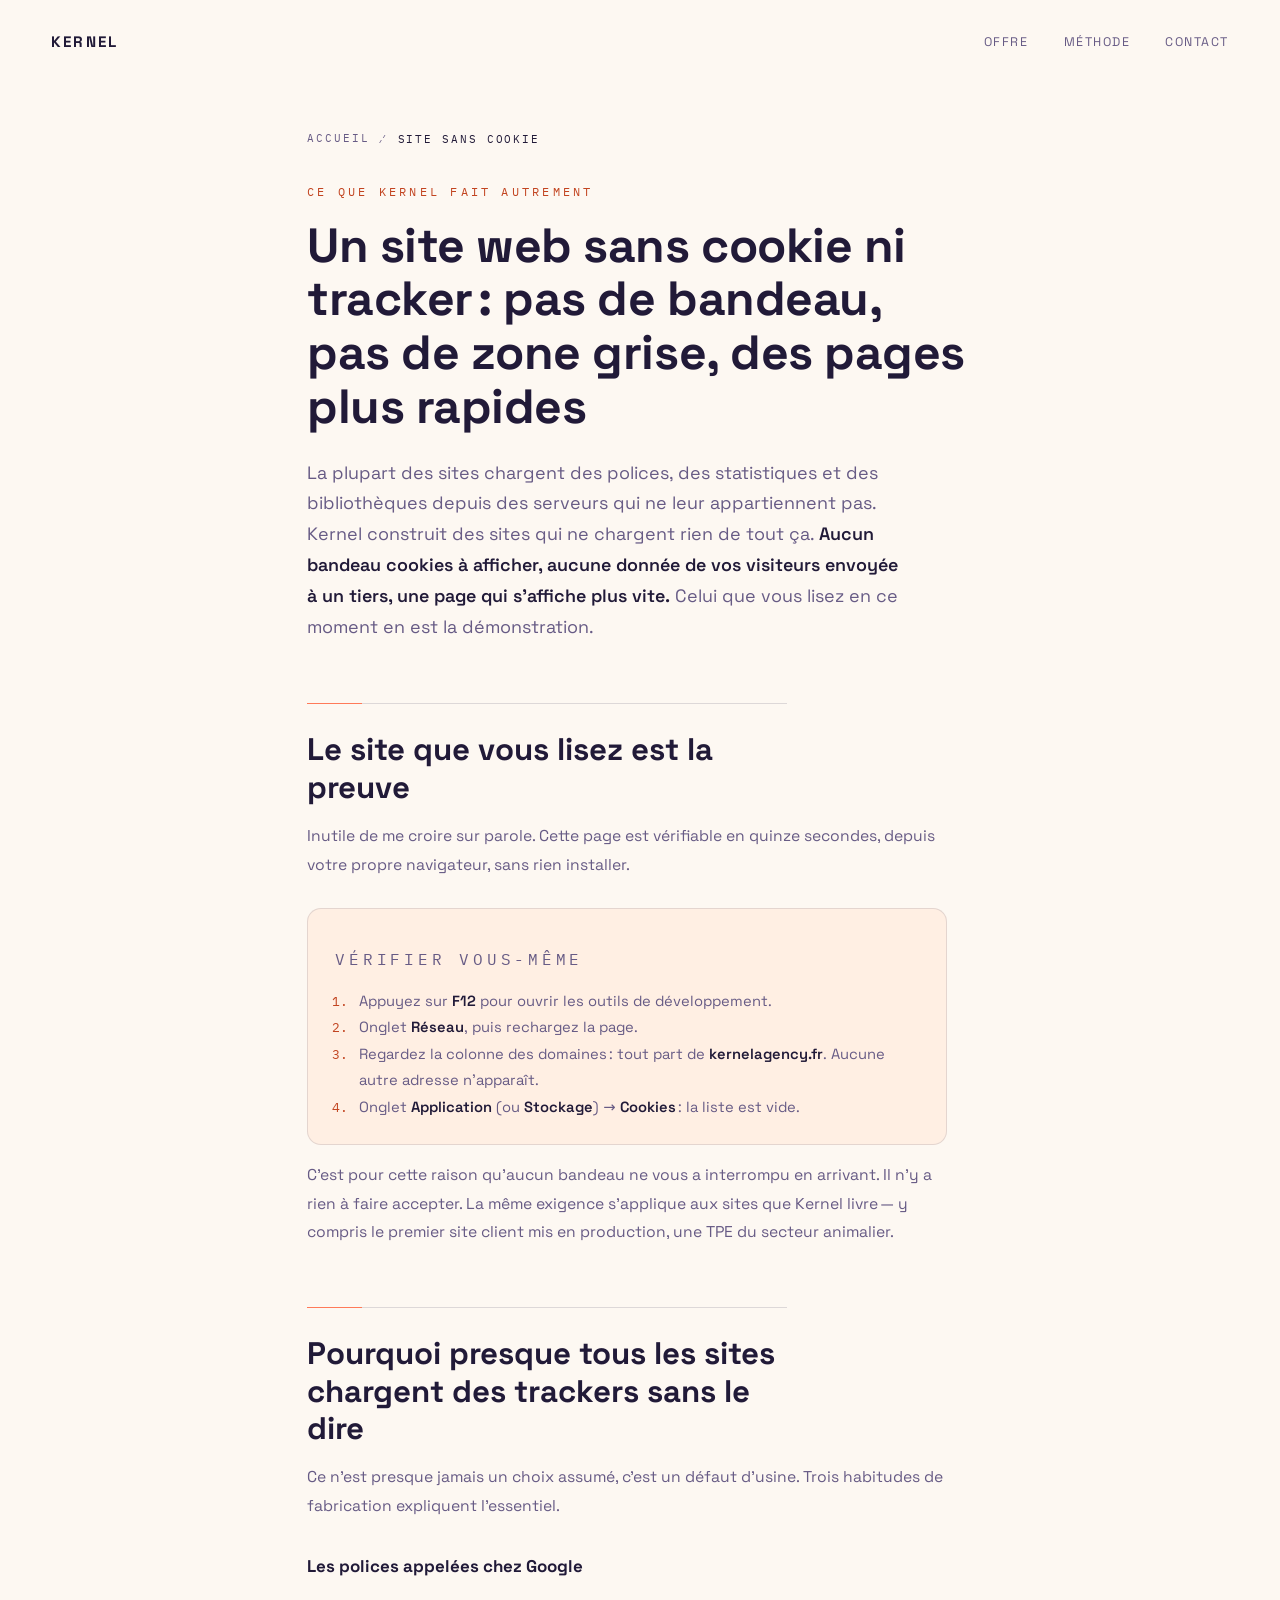
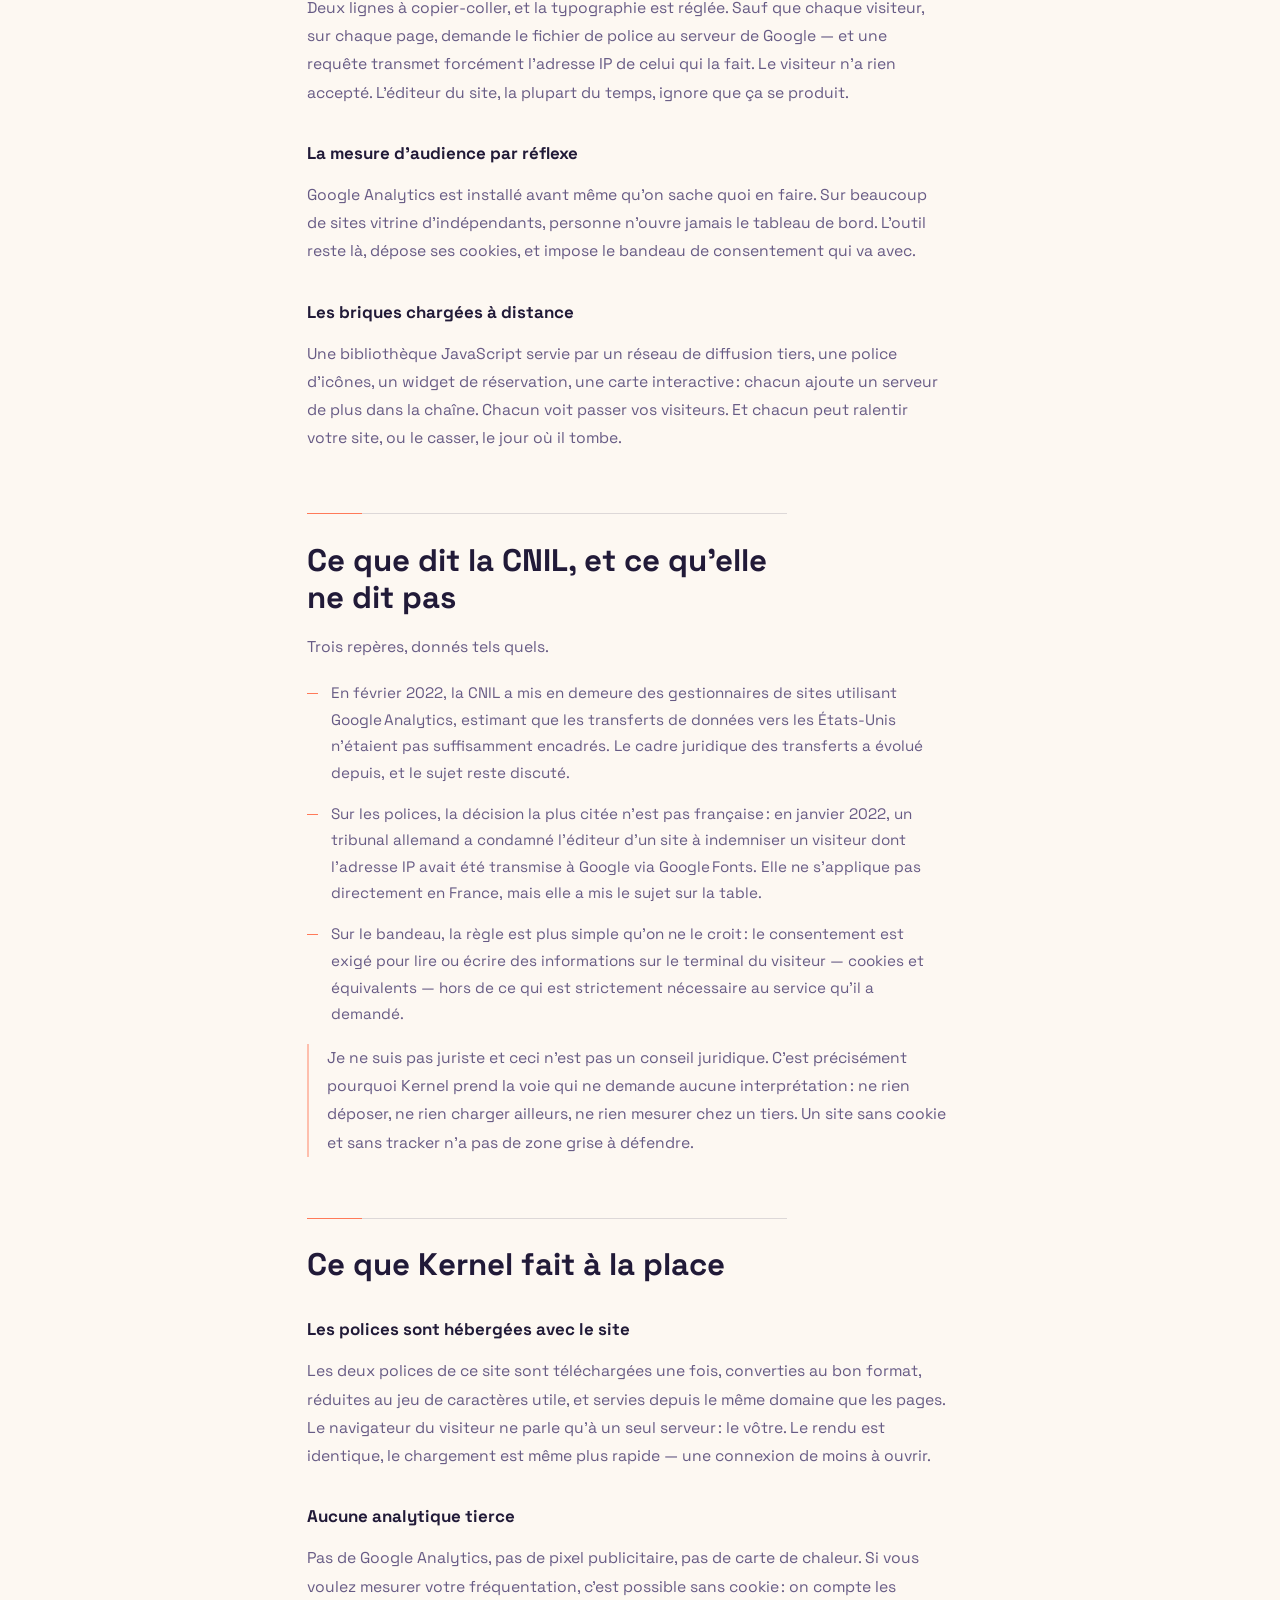
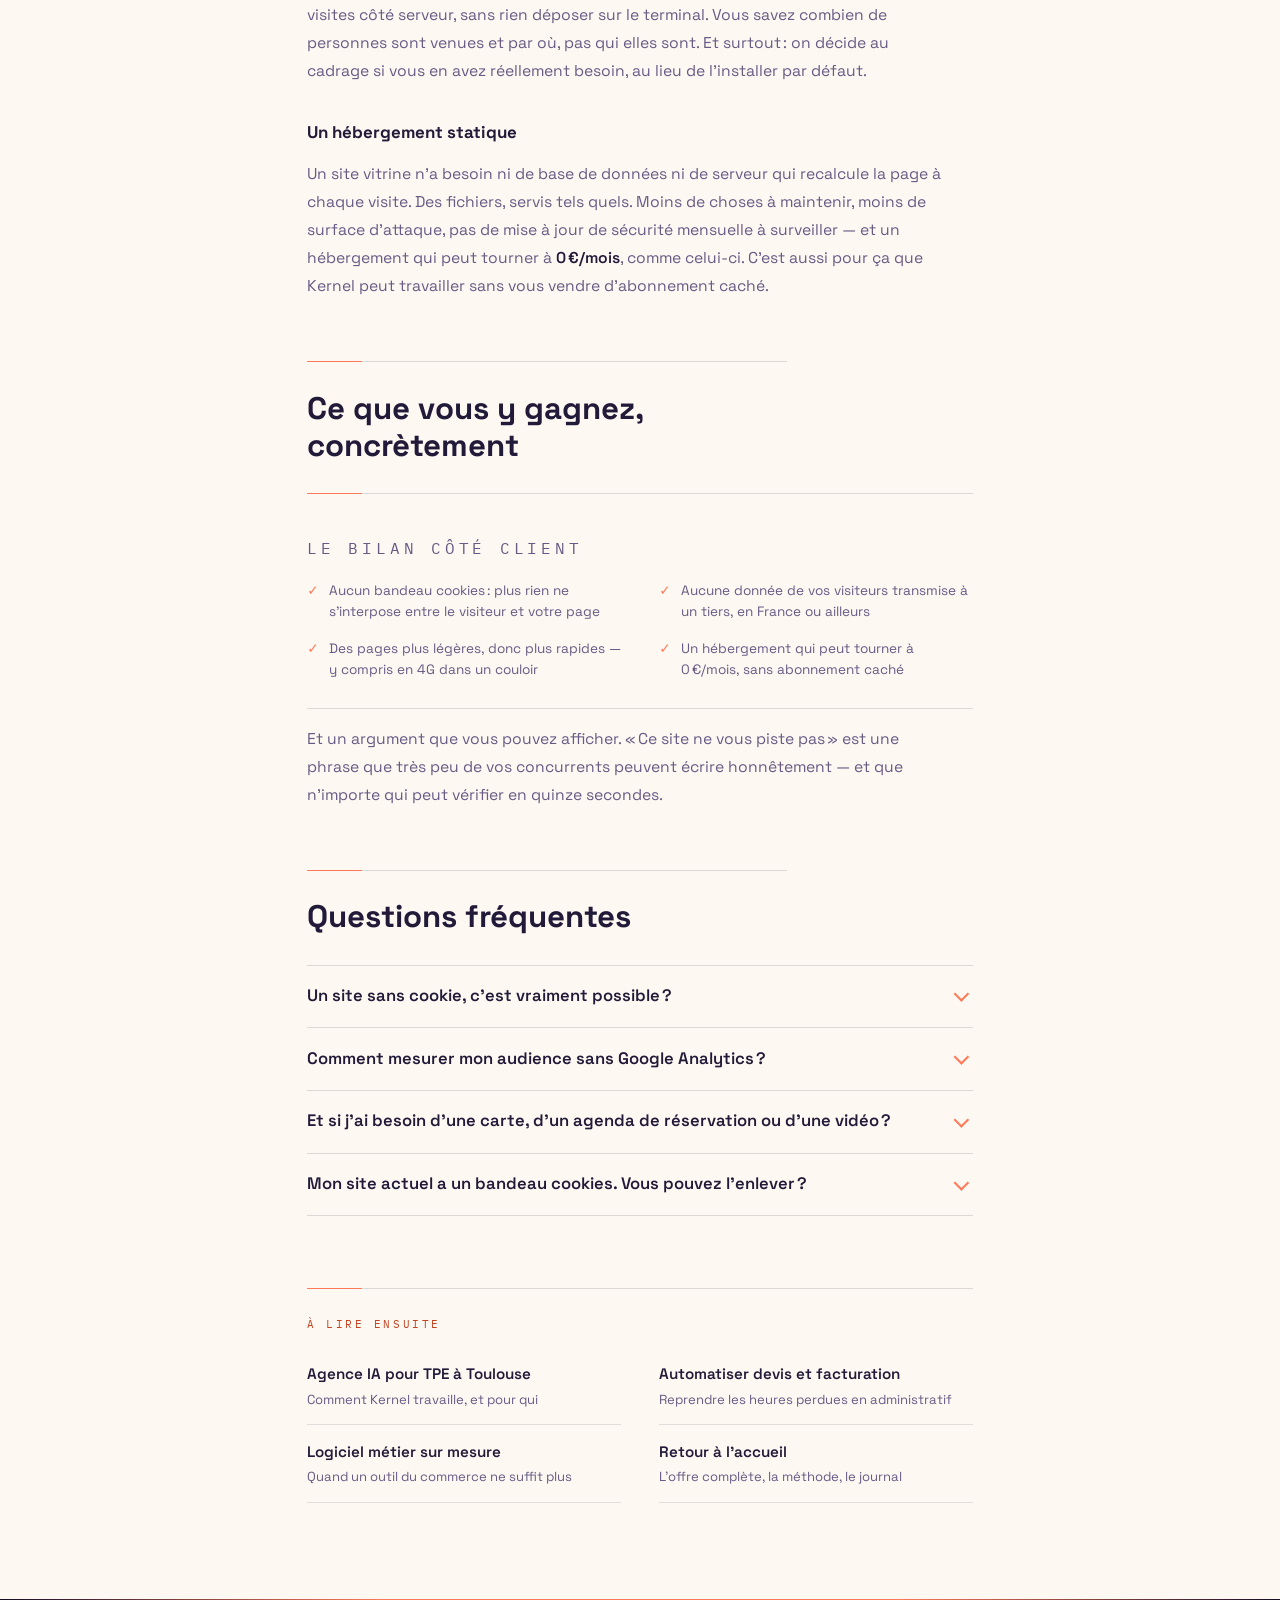
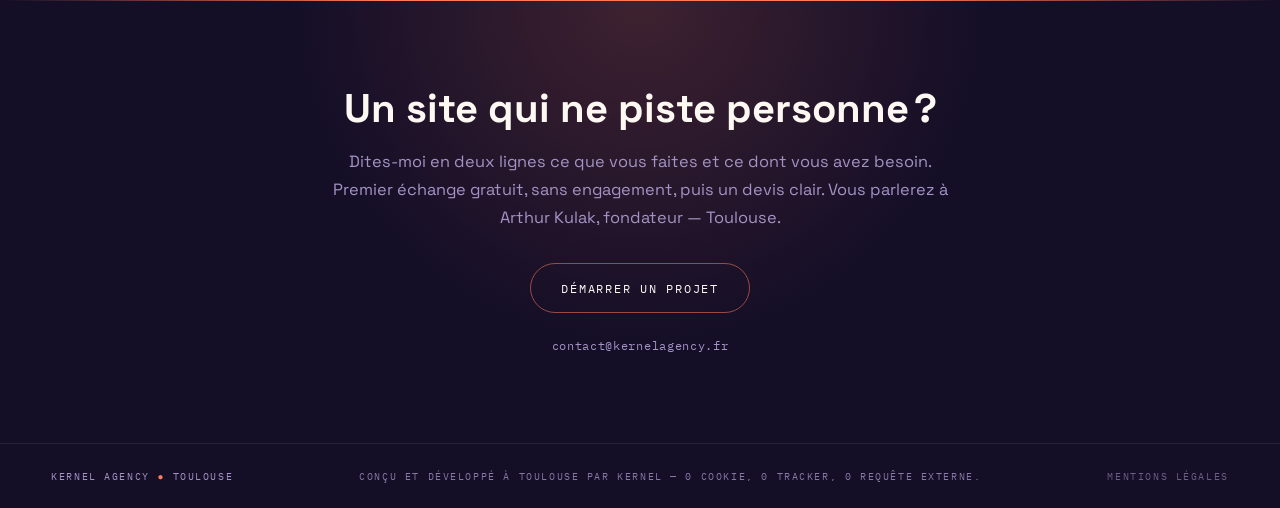
<file: site-sans-cookie/index.html>
<!DOCTYPE html>
<html lang="fr">
<head>
<meta charset="UTF-8">
<meta name="msvalidate.01" content="D871AE8845C1F9635CD19370057D8843" />
<meta name="google-site-verification" content="92nimvLsnvkvLxqnrUR5jkAnxb3qo-U3LfhdwWQDya8" />
<meta name="viewport" content="width=device-width, initial-scale=1.0">
<title>Site web sans cookie ni tracker — Kernel Agency</title>
<meta name="description" content="Un site sans cookie, sans tracker et sans requête externe : plus de bandeau à afficher, des pages plus rapides, un hébergement possible à 0 €/mois.">
<meta name="robots" content="index,follow">
<meta property="og:type" content="article">
<meta property="og:locale" content="fr_FR">
<meta property="og:site_name" content="Kernel Agency">
<meta property="og:title" content="Site web sans cookie ni tracker — Kernel Agency">
<meta property="og:description" content="Pourquoi la plupart des sites chargent des trackers sans le dire, ce que ça implique, et comment Kernel construit des sites sans bandeau cookies.">
<meta property="og:url" content="https://kernelagency.fr/site-sans-cookie/">
<meta property="og:image" content="https://kernelagency.fr/og.png">
<meta property="og:image:width" content="1200">
<meta property="og:image:height" content="630">
<meta name="twitter:card" content="summary_large_image">
<link rel="canonical" href="https://kernelagency.fr/site-sans-cookie/">
<link rel="icon" type="image/svg+xml" href="data:image/svg+xml,%3Csvg%20xmlns='http://www.w3.org/2000/svg'%20viewBox='0%200%2064%2064'%3E%3Crect%20width='64'%20height='64'%20rx='14'%20fill='%23211A38'/%3E%3Cpath%20d='M20%2014h9v16.2L42.4%2014H53L39.2%2030.6%2054%2050H43L32.6%2036 29%2040.2V50h-9z'%20fill='%23FF7A59'/%3E%3C/svg%3E">
<link rel="apple-touch-icon" href="../apple-touch-icon.png">
<script type="application/ld+json">
{
  "@context": "https://schema.org",
  "@type": "Service",
  "name": "Création de site web sans cookie ni tracker",
  "serviceType": "Création de site internet sans cookie, sans tracker et conforme RGPD",
  "url": "https://kernelagency.fr/site-sans-cookie/",
  "description": "Conception de sites web qui ne chargent aucune ressource tierce : polices auto-hébergées, aucune analytique tierce, hébergement statique. Aucun bandeau cookies à afficher.",
  "provider": {
    "@id": "https://kernelagency.fr/#kernel"
  },
  "areaServed": [
    {
      "@type": "City",
      "name": "Toulouse"
    },
    {
      "@type": "AdministrativeArea",
      "name": "Occitanie"
    }
  ],
  "audience": {
    "@type": "Audience",
    "audienceType": "Indépendants et très petites entreprises"
  }
}
</script>
<script type="application/ld+json">
{
  "@context": "https://schema.org",
  "@type": "BreadcrumbList",
  "itemListElement": [
    {
      "@type": "ListItem",
      "position": 1,
      "name": "Accueil",
      "item": "https://kernelagency.fr/"
    },
    {
      "@type": "ListItem",
      "position": 2,
      "name": "Site sans cookie",
      "item": "https://kernelagency.fr/site-sans-cookie/"
    }
  ]
}
</script>
<script type="application/ld+json">
{
  "@context": "https://schema.org",
  "@type": "FAQPage",
  "mainEntity": [
    {
      "@type": "Question",
      "name": "Un site sans cookie, c’est vraiment possible ?",
      "acceptedAnswer": {
        "@type": "Answer",
        "text": "Pour un site vitrine, oui, et sans rien sacrifier. Un site vitrine n’a besoin d’aucun cookie pour fonctionner. Certaines fonctions en demandent un — un panier, un espace client, un formulaire protégé contre les envois automatisés. Ces cookies-là sont strictement nécessaires au service demandé par le visiteur, donc exemptés de consentement : ils n’imposent pas de bandeau."
      }
    },
    {
      "@type": "Question",
      "name": "Comment mesurer mon audience sans Google Analytics ?",
      "acceptedAnswer": {
        "@type": "Answer",
        "text": "En comptant les visites côté serveur, sans identifiant déposé sur le terminal du visiteur. Vous savez combien de personnes sont venues et par quelles pages, pas qui elles sont. La première question reste : qu’est-ce que vous feriez de ces chiffres ? Sur beaucoup de sites vitrine, le tableau de bord n’est jamais ouvert. C’est un choix à faire au cadrage, pas un réglage par défaut."
      }
    },
    {
      "@type": "Question",
      "name": "Et si j’ai besoin d’une carte, d’un agenda de réservation ou d’une vidéo ?",
      "acceptedAnswer": {
        "@type": "Answer",
        "text": "Trois cas. Certaines briques ont un équivalent auto-hébergé — une carte, un lecteur vidéo, un formulaire. D’autres peuvent être remplacées par un lien sortant plutôt qu’un contenu intégré. Et parfois l’outil tiers est vraiment le bon choix : on l’intègre alors en connaissance de cause, en sachant qu’il faudra un bandeau. La différence est que c’est une décision prise, pas un défaut d’usine."
      }
    },
    {
      "@type": "Question",
      "name": "Mon site actuel a un bandeau cookies. Vous pouvez l’enlever ?",
      "acceptedAnswer": {
        "@type": "Answer",
        "text": "Ça commence par un inventaire de ce que votre site charge réellement, page par page. Très souvent, une partie des trackers n’est utilisée par personne et peut simplement disparaître. Les polices se rapatrient sur votre domaine. Ce qui reste, on décide quoi en faire. Si à la fin il ne reste ni cookie ni tracker, le bandeau n’a plus de raison d’être."
      }
    }
  ]
}
</script>
<script>document.documentElement.classList.add('js');</script>
<link rel="stylesheet" href="../styles.css?v=b24ad0c2">
</head>
<body class="doc-page">

<nav class="nav" aria-label="Navigation principale">
  <a class="nav-logo" href="../">KERNEL</a>
  <div class="nav-links">
    <a href="../#offre">Offre</a>
    <a href="../#methode">Méthode</a>
    <a href="../#contact">Contact</a>
  </div>
</nav>

<main class="doc-main">

  <nav class="doc-breadcrumb" aria-label="Fil d’Ariane">
    <a href="../">Accueil</a>
    <span aria-hidden="true">⁄</span>
    <span class="doc-breadcrumb-current" aria-current="page">Site sans cookie</span>
  </nav>

  <header class="doc-head">
    <p class="overline">Ce que Kernel fait autrement</p>
    <h1 class="doc-title">Un site web sans cookie ni tracker&#8239;: pas de bandeau, pas de zone grise, des pages plus rapides</h1>
    <p class="doc-lead">
      La plupart des sites chargent des polices, des statistiques et des bibliothèques depuis
      des serveurs qui ne leur appartiennent pas. Kernel construit des sites qui ne chargent
      rien de tout ça. <strong>Aucun bandeau cookies à afficher, aucune donnée de vos visiteurs
      envoyée à un tiers, une page qui s’affiche plus vite.</strong>
      Celui que vous lisez en ce moment en est la démonstration.
    </p>
  </header>

  <div class="doc-body">

    <h2>Le site que vous lisez est la preuve</h2>
    <p>
      Inutile de me croire sur parole. Cette page est vérifiable en quinze secondes, depuis
      votre propre navigateur, sans rien installer.
    </p>

    <div class="doc-proof">
      <p class="doc-proof-label">Vérifier vous-même</p>
      <ol>
        <li>Appuyez sur <strong>F12</strong> pour ouvrir les outils de développement.</li>
        <li>Onglet <strong>Réseau</strong>, puis rechargez la page.</li>
        <li>Regardez la colonne des domaines&#8239;: tout part de <strong>kernelagency.fr</strong>. Aucune autre adresse n’apparaît.</li>
        <li>Onglet <strong>Application</strong> (ou <strong>Stockage</strong>) → <strong>Cookies</strong>&#8239;: la liste est vide.</li>
      </ol>
    </div>

    <p>
      C’est pour cette raison qu’aucun bandeau ne vous a interrompu en arrivant. Il n’y a rien
      à faire accepter. La même exigence s’applique aux sites que Kernel livre&#8239;— y compris
      le premier site client mis en production, une TPE du secteur animalier.
    </p>

    <h2>Pourquoi presque tous les sites chargent des trackers sans le dire</h2>
    <p>
      Ce n’est presque jamais un choix assumé, c’est un défaut d’usine. Trois habitudes de
      fabrication expliquent l’essentiel.
    </p>

    <h3>Les polices appelées chez Google</h3>
    <p>
      Deux lignes à copier-coller, et la typographie est réglée. Sauf que chaque visiteur,
      sur chaque page, demande le fichier de police au serveur de Google — et une requête
      transmet forcément l’adresse IP de celui qui la fait. Le visiteur n’a rien accepté.
      L’éditeur du site, la plupart du temps, ignore que ça se produit.
    </p>

    <h3>La mesure d’audience par réflexe</h3>
    <p>
      Google Analytics est installé avant même qu’on sache quoi en faire. Sur beaucoup de
      sites vitrine d’indépendants, personne n’ouvre jamais le tableau de bord. L’outil reste
      là, dépose ses cookies, et impose le bandeau de consentement qui va avec.
    </p>

    <h3>Les briques chargées à distance</h3>
    <p>
      Une bibliothèque JavaScript servie par un réseau de diffusion tiers, une police d’icônes,
      un widget de réservation, une carte interactive&#8239;: chacun ajoute un serveur de plus
      dans la chaîne. Chacun voit passer vos visiteurs. Et chacun peut ralentir votre site,
      ou le casser, le jour où il tombe.
    </p>

    <h2>Ce que dit la CNIL, et ce qu’elle ne dit pas</h2>
    <p>Trois repères, donnés tels quels.</p>
    <ul>
      <li>
        En février 2022, la CNIL a mis en demeure des gestionnaires de sites utilisant
        Google&#8239;Analytics, estimant que les transferts de données vers les États-Unis
        n’étaient pas suffisamment encadrés. Le cadre juridique des transferts a évolué
        depuis, et le sujet reste discuté.
      </li>
      <li>
        Sur les polices, la décision la plus citée n’est pas française&#8239;: en janvier 2022,
        un tribunal allemand a condamné l’éditeur d’un site à indemniser un visiteur dont
        l’adresse IP avait été transmise à Google via Google&#8239;Fonts. Elle ne s’applique
        pas directement en France, mais elle a mis le sujet sur la table.
      </li>
      <li>
        Sur le bandeau, la règle est plus simple qu’on ne le croit&#8239;: le consentement est
        exigé pour lire ou écrire des informations sur le terminal du visiteur — cookies et
        équivalents — hors de ce qui est strictement nécessaire au service qu’il a demandé.
      </li>
    </ul>
    <p class="doc-note">
      Je ne suis pas juriste et ceci n’est pas un conseil juridique. C’est précisément
      pourquoi Kernel prend la voie qui ne demande aucune interprétation&#8239;: ne rien
      déposer, ne rien charger ailleurs, ne rien mesurer chez un tiers. Un site sans cookie
      et sans tracker n’a pas de zone grise à défendre.
    </p>

    <h2>Ce que Kernel fait à la place</h2>

    <h3>Les polices sont hébergées avec le site</h3>
    <p>
      Les deux polices de ce site sont téléchargées une fois, converties au bon format,
      réduites au jeu de caractères utile, et servies depuis le même domaine que les pages.
      Le navigateur du visiteur ne parle qu’à un seul serveur&#8239;: le vôtre. Le rendu est
      identique, le chargement est même plus rapide — une connexion de moins à ouvrir.
    </p>

    <h3>Aucune analytique tierce</h3>
    <p>
      Pas de Google Analytics, pas de pixel publicitaire, pas de carte de chaleur. Si vous
      voulez mesurer votre fréquentation, c’est possible sans cookie&#8239;: on compte les
      visites côté serveur, sans rien déposer sur le terminal. Vous savez combien de
      personnes sont venues et par où, pas qui elles sont. Et surtout&#8239;: on décide au
      cadrage si vous en avez réellement besoin, au lieu de l’installer par défaut.
    </p>

    <h3>Un hébergement statique</h3>
    <p>
      Un site vitrine n’a besoin ni de base de données ni de serveur qui recalcule la page à
      chaque visite. Des fichiers, servis tels quels. Moins de choses à maintenir, moins de
      surface d’attaque, pas de mise à jour de sécurité mensuelle à surveiller — et un
      hébergement qui peut tourner à <strong>0&#8239;€/mois</strong>, comme celui-ci.
      C’est aussi pour ça que Kernel peut travailler sans vous vendre d’abonnement caché.
    </p>

    <h2>Ce que vous y gagnez, concrètement</h2>
    <div class="commitments">
      <p class="commitments-label">Le bilan côté client</p>
      <ul class="commitments-list">
        <li>Aucun bandeau cookies&#8239;: plus rien ne s’interpose entre le visiteur et votre page</li>
        <li>Aucune donnée de vos visiteurs transmise à un tiers, en France ou ailleurs</li>
        <li>Des pages plus légères, donc plus rapides — y compris en 4G dans un couloir</li>
        <li>Un hébergement qui peut tourner à 0&#8239;€/mois, sans abonnement caché</li>
      </ul>
    </div>
    <p>
      Et un argument que vous pouvez afficher. «&#8239;Ce site ne vous piste pas&#8239;» est
      une phrase que très peu de vos concurrents peuvent écrire honnêtement — et que
      n’importe qui peut vérifier en quinze secondes.
    </p>

    <h2>Questions fréquentes</h2>
    <div class="faq-list">
      <details class="faq-item">
        <summary>Un site sans cookie, c’est vraiment possible&#8239;?</summary>
        <p>
          Pour un site vitrine, oui, et sans rien sacrifier&#8239;: il n’a besoin d’aucun
          cookie pour fonctionner. Certaines fonctions en demandent un — un panier, un espace
          client, un formulaire protégé contre les envois automatisés. Ces cookies-là sont
          strictement nécessaires au service demandé par le visiteur, donc exemptés de
          consentement&#8239;: ils n’imposent pas de bandeau.
        </p>
      </details>
      <details class="faq-item">
        <summary>Comment mesurer mon audience sans Google Analytics&#8239;?</summary>
        <p>
          En comptant les visites côté serveur, sans identifiant déposé sur le terminal du
          visiteur. Vous savez combien de personnes sont venues et par quelles pages, pas qui
          elles sont. La première question reste&#8239;: qu’est-ce que vous feriez de ces
          chiffres&#8239;? Sur beaucoup de sites vitrine, le tableau de bord n’est jamais
          ouvert. C’est un choix à faire au cadrage, pas un réglage par défaut.
        </p>
      </details>
      <details class="faq-item">
        <summary>Et si j’ai besoin d’une carte, d’un agenda de réservation ou d’une vidéo&#8239;?</summary>
        <p>
          Trois cas. Certaines briques ont un équivalent auto-hébergé — une carte, un lecteur
          vidéo, un formulaire. D’autres peuvent être remplacées par un lien sortant plutôt
          qu’un contenu intégré. Et parfois l’outil tiers est vraiment le bon choix&#8239;: on
          l’intègre alors en connaissance de cause, en sachant qu’il faudra un bandeau. La
          différence, c’est que ça devient une décision prise, pas un défaut d’usine.
        </p>
      </details>
      <details class="faq-item">
        <summary>Mon site actuel a un bandeau cookies. Vous pouvez l’enlever&#8239;?</summary>
        <p>
          Ça commence par un inventaire de ce que votre site charge réellement, page par page.
          Très souvent, une partie des trackers n’est utilisée par personne et peut simplement
          disparaître. Les polices se rapatrient sur votre domaine. Ce qui reste, on décide
          quoi en faire ensemble. S’il ne reste à la fin ni cookie ni tracker, le bandeau n’a
          plus de raison d’être.
        </p>
      </details>
    </div>

  </div>

  <nav class="doc-related" aria-labelledby="doc-related-title">
    <p class="commitments-label" id="doc-related-title">À lire ensuite</p>
    <ul class="doc-related-list">
      <li><a href="../agence-ia-tpe-toulouse/">Agence IA pour TPE à Toulouse<em>Comment Kernel travaille, et pour qui</em></a></li>
      <li><a href="../automatiser-devis-facturation/">Automatiser devis et facturation<em>Reprendre les heures perdues en administratif</em></a></li>
      <li><a href="../logiciel-metier-sur-mesure/">Logiciel métier sur mesure<em>Quand un outil du commerce ne suffit plus</em></a></li>
      <li><a href="../">Retour à l’accueil<em>L’offre complète, la méthode, le journal</em></a></li>
    </ul>
  </nav>

</main>

<section class="doc-cta" aria-labelledby="doc-cta-title">
  <div class="doc-cta-inner">
    <h2 id="doc-cta-title">Un site qui ne piste personne&#8239;?</h2>
    <p>
      Dites-moi en deux lignes ce que vous faites et ce dont vous avez besoin. Premier échange
      gratuit, sans engagement, puis un devis clair. Vous parlerez à Arthur Kulak, fondateur — Toulouse.
    </p>
    <a class="btn" href="mailto:contact@kernelagency.fr?subject=Projet%20%E2%80%94%20premier%20%C3%A9change&amp;body=Bonjour%20Arthur%2C%0D%0A%0D%0AMon%20activit%C3%A9%20%3A%20%0D%0AMon%20besoin%20%3A%20site%20%C2%B7%20application%20%C2%B7%20logiciel%20%C2%B7%20automatisation%0D%0AMon%20d%C3%A9lai%20%3A%20%0D%0A"><span class="btn-fill"></span><span>Démarrer un projet</span></a>
    <p class="doc-cta-mail mono">contact@kernelagency.fr</p>
  </div>
</section>

<footer>
  <span>Kernel Agency <span class="dot">●</span> Toulouse</span>
  <span class="footer-sign">Conçu et développé à Toulouse par Kernel — 0 cookie, 0 tracker, 0 requête externe.</span>
  <a class="footer-legal" href="../mentions-legales.html">Mentions légales</a>
</footer>

</body>
</html>
</file>
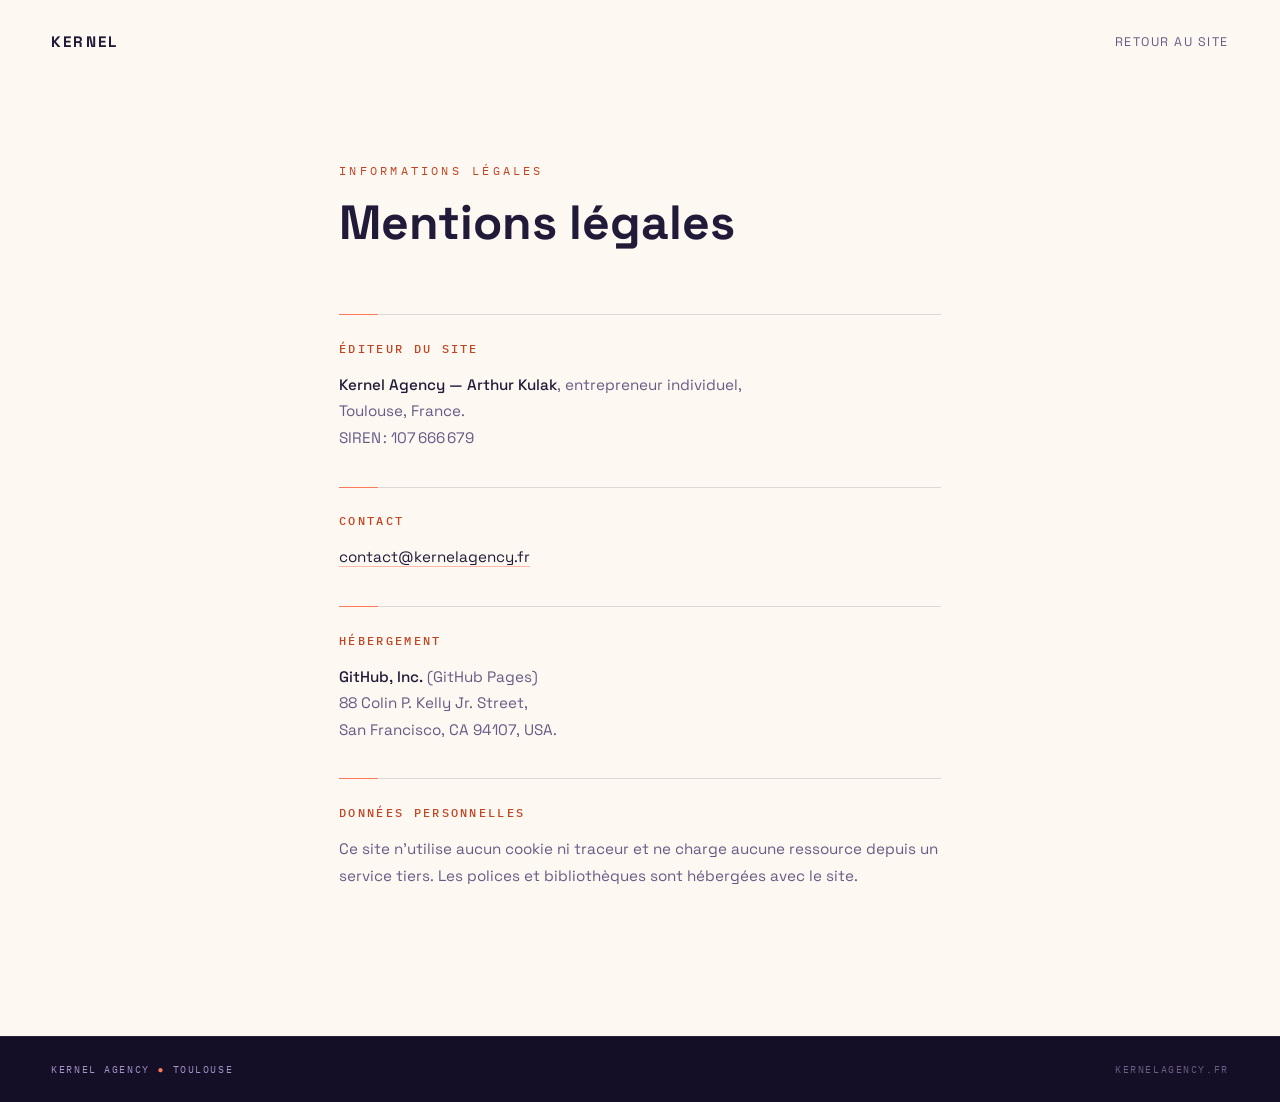
<file: mentions-legales.html>
<!DOCTYPE html>
<html lang="fr">
<head>
<meta charset="UTF-8">
<meta name="msvalidate.01" content="D871AE8845C1F9635CD19370057D8843" />
<meta name="google-site-verification" content="92nimvLsnvkvLxqnrUR5jkAnxb3qo-U3LfhdwWQDya8" />
<meta name="viewport" content="width=device-width, initial-scale=1.0">
<title>Mentions légales — Kernel Agency</title>
<meta name="description" content="Mentions légales du site Kernel Agency.">
<meta name="robots" content="index,follow">
<link rel="canonical" href="https://kernelagency.fr/mentions-legales.html">
<link rel="icon" type="image/svg+xml" href="data:image/svg+xml,%3Csvg%20xmlns='http://www.w3.org/2000/svg'%20viewBox='0%200%2064%2064'%3E%3Crect%20width='64'%20height='64'%20rx='14'%20fill='%23211A38'/%3E%3Cpath%20d='M20%2014h9v16.2L42.4%2014H53L39.2%2030.6%2054%2050H43L32.6%2036 29%2040.2V50h-9z'%20fill='%23FF7A59'/%3E%3C/svg%3E">
<link rel="apple-touch-icon" href="apple-touch-icon.png">
<link rel="stylesheet" href="styles.css">
</head>
<body class="legal-page">

<nav class="nav" aria-label="Navigation principale">
  <a class="nav-logo" href="index.html">KERNEL</a>
  <div class="nav-links">
    <a href="index.html">Retour au site</a>
  </div>
</nav>

<main class="legal-main">
  <p class="overline">Informations légales</p>
  <h1 class="legal-title">Mentions légales</h1>

  <section class="legal-block">
    <h2>Éditeur du site</h2>
    <p>
      <strong>Kernel Agency — Arthur Kulak</strong>, entrepreneur individuel,<br>
      Toulouse, France.<br>
      <span>SIREN&#8239;: 107&#8239;666&#8239;679</span>
    </p>
  </section>

  <section class="legal-block">
    <h2>Contact</h2>
    <p><a href="mailto:contact@kernelagency.fr">contact@kernelagency.fr</a></p>
  </section>

  <section class="legal-block">
    <h2>Hébergement</h2>
    <p>
      <strong>GitHub, Inc.</strong> (GitHub Pages)<br>
      88 Colin P. Kelly Jr. Street,<br>
      San Francisco, CA 94107, USA.
    </p>
  </section>

  <section class="legal-block">
    <h2>Données personnelles</h2>
    <p>
      Ce site n’utilise aucun cookie ni traceur et ne charge aucune ressource
      depuis un service tiers. Les polices et bibliothèques sont hébergées avec le site.
    </p>
  </section>
</main>

<footer>
  <span>Kernel Agency <span class="dot">●</span> Toulouse</span>
  <a class="footer-legal" href="index.html">kernelagency.fr</a>
</footer>

</body>
</html>
</file>
<file: styles.css>
/* ============================================================
   KERNEL AGENCY — univers E « le noyau vivant, édition claire »
   Palette : crème #FDF8F2 · encre #211A38 · corail #FF7A59
             corail assombri #C24420 (accent sur fond clair, AA)
             lilas #B79CFF · pêche #FFC9A8
   Section sombre (contact) : nuit violette #140E27 / #211A38
   ============================================================ */

/* ---------- Polices auto-hébergées (RGPD : zéro requête tierce) ---------- */
@font-face{
  font-family:'Space Grotesk';
  font-style:normal;
  font-weight:400 700;   /* police variable : couvre 400, 500 et 700 */
  font-display:swap;
  src:url('fonts/space-grotesk-latin.woff2') format('woff2');
  unicode-range:U+0000-00FF,U+0131,U+0152-0153,U+02BB-02BC,U+02C6,U+02DA,U+02DC,U+0304,U+0308,U+0329,U+2000-206F,U+20AC,U+2122,U+2191,U+2193,U+2212,U+2215,U+FEFF,U+FFFD;
}
@font-face{
  font-family:'IBM Plex Mono';
  font-style:normal;
  font-weight:400;
  font-display:swap;
  src:url('fonts/ibm-plex-mono-400-latin.woff2') format('woff2');
  unicode-range:U+0000-00FF,U+0131,U+0152-0153,U+02BB-02BC,U+02C6,U+02DA,U+02DC,U+0304,U+0308,U+0329,U+2000-206F,U+20AC,U+2122,U+2191,U+2193,U+2212,U+2215,U+FEFF,U+FFFD;
}
@font-face{
  font-family:'IBM Plex Mono';
  font-style:normal;
  font-weight:500;
  font-display:swap;
  src:url('fonts/ibm-plex-mono-500-latin.woff2') format('woff2');
  unicode-range:U+0000-00FF,U+0131,U+0152-0153,U+02BB-02BC,U+02C6,U+02DA,U+02DC,U+0304,U+0308,U+0329,U+2000-206F,U+20AC,U+2122,U+2191,U+2193,U+2212,U+2215,U+FEFF,U+FFFD;
}

:root{
  --void:        #FDF8F2;   /* fond crème */
  --abyss:       #FFEFE3;   /* surfaces, cartes */
  --bio:         #FF7A59;   /* accent corail */
  --bio-ink:     #C24420;   /* corail assombri, AA sur crème (4,8:1) */
  --lilas:       #B79CFF;
  --peche:       #FFC9A8;
  --bone:        #211A38;   /* texte principal (encre) */
  --mist:        #675B85;   /* texte secondaire — AA sur crème */
  --mist-soft:   #8577A3;   /* décoratif uniquement */
  /* nuit violette (concept D) */
  --night:       #140E27;
  --night-2:     #211A38;
  --night-text:  #FDF8F2;
  --night-mist:  #A493C4;
}
*{margin:0;padding:0;box-sizing:border-box}
html{scroll-behavior:smooth}
body{-webkit-tap-highlight-color:transparent;
  background:var(--void);
  color:var(--bone);
  font-family:'Space Grotesk',system-ui,sans-serif;
  overflow-x:hidden;
  -webkit-font-smoothing:antialiased;
}
html.js body{cursor:none}
::selection{background:var(--bio);color:var(--void)}
a{color:inherit;text-decoration:none}
.mono{font-family:'IBM Plex Mono',monospace}

/* accessibilité : focus clavier visible partout — corail assombri (AA)
   sur les sections claires, corail pur dans la nuit (contact, footer) */
a:focus-visible,.btn:focus-visible,button:focus-visible,summary:focus-visible{
  outline:2px solid var(--bio-ink);outline-offset:4px;border-radius:4px;
}
.btn:focus-visible{border-radius:100px}
.contact a:focus-visible,.contact button:focus-visible,
footer a:focus-visible{outline-color:var(--bio)}

/* ---------- Curseur ---------- */
.cursor-dot,.cursor-ring{
  position:fixed;top:0;left:0;pointer-events:none;z-index:9999;
  border-radius:50%;transform:translate(-50%,-50%);
  will-change:transform;
  opacity:0;   /* invisible tant que la souris n'a pas bougé */
}
body.has-mouse .cursor-dot,body.has-mouse .cursor-ring{opacity:1}
.cursor-dot{width:6px;height:6px;background:var(--bio);
  box-shadow:0 0 12px var(--bio);transition:opacity .3s ease}
.cursor-ring{width:36px;height:36px;border:1px solid rgba(255,122,89,.35);
  transition:width .3s ease,height .3s ease,border-color .3s ease,opacity .3s ease}
.cursor-ring.is-active{width:64px;height:64px;border-color:rgba(255,122,89,.8)}
@media (hover:none){.cursor-dot,.cursor-ring{display:none}body{cursor:auto}}

/* ---------- Overlines mono [01]… ---------- */
.overline{
  font-family:'IBM Plex Mono',monospace;font-size:.72rem;letter-spacing:.28em;
  color:var(--bio-ink);text-transform:uppercase;margin-bottom:1.2rem;
}
.overline--dark{color:var(--bio)}

/* ---------- Hero ---------- */
.hero{touch-action:pan-y pinch-zoom;position:relative;height:100vh;height:100svh;overflow:hidden}
#gl{position:absolute;inset:0;display:block;width:100%;height:100%}
.gl-fallback{
  position:absolute;inset:0;display:none;
  background:
    radial-gradient(ellipse 52% 52% at 44% 46%,rgba(255,122,89,.34),transparent 64%),
    radial-gradient(ellipse 50% 50% at 58% 58%,rgba(183,156,255,.30),transparent 66%),
    radial-gradient(ellipse 64% 64% at 50% 52%,rgba(255,201,168,.28),transparent 70%),
    radial-gradient(ellipse 20% 20% at 50% 52%,rgba(255,122,89,.4),transparent 70%);
  animation:breathe 5s ease-in-out infinite;
}
.gl-fallback.show{display:block}
html:not(.js) .gl-fallback{display:block}   /* sans JS : dégradé à la place du canvas */
@keyframes breathe{0%,100%{opacity:.65;transform:scale(1)}50%{opacity:1;transform:scale(1.05)}}

.hero-vignette{position:absolute;inset:0;pointer-events:none;
  background:radial-gradient(ellipse 90% 90% at 50% 50%,transparent 45%,var(--void) 100%)}

.nav{
  position:absolute;top:0;left:0;right:0;z-index:20;
  display:flex;justify-content:space-between;align-items:center;
  padding:2rem clamp(1.5rem,4vw,3.5rem);
}
html.js .nav{opacity:0}
.nav-logo{font-weight:700;letter-spacing:.14em;font-size:.95rem}
.nav-links{display:flex;gap:2.2rem;font-size:.78rem;letter-spacing:.12em}
.nav-links a{color:var(--mist);transition:color .25s;position:relative;text-transform:uppercase;
  /* zone tactile >=44px sans changer le rendu */
  padding:.9rem .3rem;margin:-.9rem -.3rem}
.nav-links a::after{content:'';position:absolute;left:.3rem;bottom:calc(.9rem - 5px);width:0;height:1px;
  background:var(--bio);transition:width .3s ease}
.nav-links a:hover{color:var(--bone)}
.nav-links a:hover::after{width:calc(100% - .6rem)}
@media(max-width:480px){.nav-links{gap:1.2rem;font-size:.7rem}}

.hero-content{
  position:relative;z-index:10;height:100%;
  display:flex;flex-direction:column;justify-content:center;align-items:center;
  text-align:center;pointer-events:none;
}
/* lueur du titre : pseudo-élément non clippé (aucun bord de boîte) */
.hero-content::before{
  content:'';position:absolute;left:50%;top:50%;
  width:min(96vw,1100px);height:min(60vh,460px);
  transform:translate(-50%,-50%);
  background:radial-gradient(ellipse 50% 50% at 50% 50%,rgba(255,122,89,.14),transparent 72%);
  pointer-events:none;
}
.hero-content a,.hero-content .btn{pointer-events:auto}
.hero-overline{
  font-family:'IBM Plex Mono',monospace;font-size:clamp(.6rem,1.8vw,.72rem);letter-spacing:.28em;
  color:var(--bio-ink);text-transform:uppercase;margin-bottom:1.6rem;
  padding:0 1rem;
}
html.js .hero-overline,html.js .hero-tagline,html.js .hero-ctas,
html.js .hero-scroll,html.js .hero-meta{opacity:0}
.sr-only{position:absolute;width:1px;height:1px;padding:0;margin:-1px;overflow:hidden;
  clip:rect(0,0,0,0);white-space:nowrap;border:0}
.hero-title .wordmark{display:block}
.hero-title{
  font-size:clamp(3.4rem,15vw,13.5rem);
  font-weight:700;line-height:.92;letter-spacing:.02em;
  display:flex;overflow:hidden;
}
.hero-title .ch{display:inline-block;transform:translateY(110%)}
.hero-tagline{
  margin-top:1.8rem;max-width:34rem;
  font-size:clamp(.95rem,1.4vw,1.1rem);font-weight:400;
  color:var(--mist);line-height:1.65;
  padding:0 1.5rem;
}
.hero-tagline strong{color:var(--bone);font-weight:500}
/* lisibilité du texte posé sur la zone dense du noyau */
.hero-noyau .hero-tagline{
  color:#453A66;
  text-shadow:0 1px 20px rgba(253,248,242,.95),0 0 8px rgba(253,248,242,.8),0 0 2px rgba(253,248,242,.9);
}
.hero-noyau .hero-overline{
  color:var(--bone);
  text-shadow:0 1px 20px rgba(253,248,242,.95),0 0 8px rgba(253,248,242,.8),0 0 2px rgba(253,248,242,.9);
}
/* CTA lisibles sur la zone dense du nuage */
.hero-noyau .btn{background:rgba(253,248,242,.5);backdrop-filter:blur(2px)}
.hero-noyau .btn--ghost{border-color:rgba(33,26,56,.32)}
/* écrans peu hauts : le nuage frôle tagline et CTA — halo crème renforcé */
@media (max-height:800px){
  .hero-noyau .hero-tagline,.hero-noyau .hero-overline{
    text-shadow:0 1px 26px rgba(253,248,242,1),0 0 14px rgba(253,248,242,.95),
      0 0 5px rgba(253,248,242,.95);
  }
  .hero-noyau .btn{background:rgba(253,248,242,.68)}
  .hero-noyau .btn--ghost{background:rgba(253,248,242,.55)}
}
.hero-ctas{display:flex;gap:1.1rem;margin-top:2.6rem;flex-wrap:wrap;justify-content:center;padding:0 1rem}

.btn{
  display:inline-flex;align-items:center;gap:.6rem;
  font-family:'IBM Plex Mono',monospace;font-size:.78rem;letter-spacing:.14em;
  text-transform:uppercase;padding:1rem 1.9rem;border-radius:100px;
  border:1px solid rgba(255,122,89,.4);color:var(--bone);
  background:transparent;position:relative;overflow:hidden;
  transition:color .3s,border-color .3s,box-shadow .3s;
  will-change:transform;
}
.btn .btn-fill{position:absolute;inset:0;background:var(--bio);border-radius:100px;
  transform:scaleX(0);transform-origin:left;transition:transform .38s cubic-bezier(.65,0,.35,1);z-index:0}
.btn span:not(.btn-fill){position:relative;z-index:1}
@media(hover:hover){
.btn:hover{color:var(--bone);border-color:var(--bio);box-shadow:0 0 40px rgba(255,122,89,.35)}
.btn:hover .btn-fill{transform:scaleX(1)}
}
.btn--ghost{border-color:rgba(33,26,56,.18);color:var(--mist)}
.btn--ghost:hover{color:var(--bone);border-color:var(--bio)}

.hero-scroll{
  position:absolute;bottom:2.2rem;left:50%;transform:translateX(-50%);z-index:10;
  font-family:'IBM Plex Mono',monospace;font-size:.62rem;letter-spacing:.3em;
  color:var(--mist);text-transform:uppercase;
  display:flex;flex-direction:column;align-items:center;gap:.8rem;
}
.hero-scroll::after{content:'';width:1px;height:38px;
  background:linear-gradient(var(--bio),transparent);
  animation:scrollpulse 2s ease-in-out infinite}
@keyframes scrollpulse{0%,100%{opacity:.25}50%{opacity:1}}

.hero-meta{
  position:absolute;bottom:2.2rem;z-index:10;
  font-family:'IBM Plex Mono',monospace;font-size:.62rem;letter-spacing:.18em;
  color:var(--mist);text-transform:uppercase;
}
.hero-meta.left{left:clamp(1.5rem,4vw,3.5rem)}
.hero-meta.right{right:clamp(1.5rem,4vw,3.5rem)}
.hero-meta .dot,.proof-meta .dot,footer .dot{color:var(--bio)}
@media(max-width:700px){.hero-meta{display:none}}

/* ---------- Offre — éditorial pur + noyau morphant ---------- */
.offer{position:relative;padding:clamp(6rem,12vw,9rem) clamp(1.5rem,4vw,3.5rem) clamp(2rem,5vw,4rem);
  max-width:1380px;margin:0 auto}
.offer-head{margin-bottom:clamp(2.5rem,5vw,4.5rem)}
.offer-title{font-size:clamp(1.9rem,5vw,3.6rem);font-weight:700;line-height:1.08;
  max-width:20ch}
.offer-title em,.method-title em,.contact-title em{font-style:normal;color:var(--bio-ink)}

/* deux colonnes : le texte défile, le noyau reste */
.offer-layout{display:grid;grid-template-columns:minmax(0,1fr) min(44vw,600px);
  column-gap:clamp(2.5rem,6vw,6rem)}
.offer-flow{grid-column:1;grid-row:1}
.offer-stage{grid-column:2;grid-row:1;position:relative}
.offer-stage-sticky{position:sticky;top:calc(50vh - min(22vw,300px) - 2.6rem);padding:.5rem 0}
#offerCanvas{display:block;width:100%;aspect-ratio:1/1}
.offer-stage-label{
  margin-top:.9rem;text-align:center;
  font-family:'IBM Plex Mono',monospace;font-size:.66rem;letter-spacing:.3em;
  color:var(--bio-ink);text-transform:uppercase;
  /* pas de transition CSS : le JS pilote un fondu calé sur la durée du morph */
}
/* sans JS : pas de canvas d'offre (le flux textuel se suffit) */
html:not(.js) .offer-stage{display:none}

/* blocs de service : typographie éditoriale, filets hairline, zéro boîte */
.offer-block{
  position:relative;min-height:65vh;
  display:flex;flex-direction:column;justify-content:center;
  padding:clamp(2.5rem,5vh,4rem) 0;
  border-top:1px solid rgba(33,26,56,.12);
}
.offer-block::before{content:'';position:absolute;top:-1px;left:0;width:3.4rem;height:1px;
  background:var(--bio)}
.offer-num{font-family:'IBM Plex Mono',monospace;font-size:.78rem;color:var(--bio-ink);
  letter-spacing:.24em;display:block;margin-bottom:1.7rem}
.offer-block h3{
  font-size:clamp(2.4rem,4.8vw,4rem);font-weight:700;line-height:1.02;
  letter-spacing:-.015em;margin-bottom:1.7rem;
}
.offer-block p{font-size:clamp(.95rem,1.25vw,1.08rem);line-height:1.78;color:var(--mist);
  max-width:42ch}
.offer-block p strong{color:var(--bone);font-weight:600}
.offer-tags{
  margin-top:2rem;font-family:'IBM Plex Mono',monospace;font-size:.66rem;
  letter-spacing:.24em;text-transform:uppercase;color:var(--mist);
}
.offer-block .offer-tags,.offer-block .offer-proof{max-width:none}   /* pas la contrainte 42ch du corps */
.offer-tags span{white-space:nowrap}   /* jamais de césure dans un tag */
.offer-proof{
  margin-top:1rem;font-family:'IBM Plex Mono',monospace;font-size:.66rem;
  letter-spacing:.18em;text-transform:uppercase;color:var(--bio-ink);
}
/* lien vers la page de service : une ligne mono corail, filet hairline sous le texte */
.offer-link{
  align-self:flex-start;margin-top:1.5rem;
  display:inline-flex;align-items:baseline;gap:.6rem;
  font-family:'IBM Plex Mono',monospace;font-size:.66rem;
  letter-spacing:.16em;text-transform:uppercase;
  color:var(--bio-ink);text-decoration:none;
  padding-bottom:.4rem;border-bottom:1px solid rgba(194,68,32,.3);
  transition:border-color .35s ease;
}
.offer-link-arrow{transition:transform .35s cubic-bezier(.22,1,.36,1)}
.offer-link:hover{border-color:var(--bio-ink)}
.offer-link:hover .offer-link-arrow{transform:translateX(.28rem)}
.offer-link:focus-visible{outline:2px solid var(--bio-ink);outline-offset:5px;border-radius:2px}
@media(prefers-reduced-motion:reduce){.offer-link-arrow{transition:none}}

/* mobile : le noyau devient un bandeau sticky opaque au-dessus du flux —
   paddings réduits, bandeau total ~30 % du viewport */
@media(max-width:860px){
  .offer-layout{display:block}
  .offer-stage{
    position:sticky;top:0;z-index:6;background:var(--void);
    margin:0 calc(-1*clamp(1.5rem,4vw,3.5rem));
    padding:.5rem clamp(1.5rem,4vw,3.5rem) .4rem;
    border-bottom:1px solid rgba(33,26,56,.10);
  }
  .offer-stage-sticky{position:static;padding:0}
  #offerCanvas{aspect-ratio:auto;height:min(28vh,240px)}
  .offer-stage-label{display:none}
  .offer-block{min-height:min(52vh,340px);justify-content:flex-start;padding:2.2rem 0 1.8rem}
  .offer-link{margin-top:1.2rem;letter-spacing:.12em;position:relative}
  /* zone tactile ~45 px sans toucher au rendu (le filet reste collé au texte) */
  .offer-link::after{content:'';position:absolute;left:0;right:0;top:-12px;bottom:-12px}
}
/* palier tablette : colonne de lecture large, bandeau plafonné */
@media(max-width:860px) and (min-width:600px){
  .offer-stage{padding:.7rem clamp(1.5rem,4vw,3.5rem) .55rem}
  #offerCanvas{height:min(21vh,150px)}
  .offer-block{min-height:min(52vh,26rem)}
  .offer-block p{max-width:54ch}
}
/* très grands écrans : rythme vertical resserré (moins de vide à 1920) */
@media(min-width:1600px){
  .offer-block{min-height:min(65vh,34rem);padding:2.5rem 0}
  .offer{padding-bottom:2.5rem}
  .method{padding-top:7rem}
}

/* ---------- Méthode ---------- */
.method{position:relative;padding:clamp(6rem,12vw,10rem) clamp(1.5rem,4vw,3.5rem);
  max-width:1280px;margin:0 auto;border-top:1px solid rgba(33,26,56,.08)}
.method-head{margin-bottom:clamp(3rem,6vw,5rem);max-width:46rem}
.method-title{font-size:clamp(1.9rem,5vw,3.6rem);font-weight:700;line-height:1.08}
.method-lead{margin-top:1.4rem;font-size:clamp(.95rem,1.3vw,1.05rem);line-height:1.7;color:var(--mist)}

.method-steps{
  list-style:none;display:grid;grid-template-columns:repeat(4,1fr);
  gap:clamp(1.6rem,3vw,2.6rem);counter-reset:step;
}
@media(max-width:1000px){.method-steps{grid-template-columns:repeat(2,1fr)}}
@media(max-width:560px){.method-steps{grid-template-columns:1fr}}
.method-step{
  position:relative;padding-top:1.6rem;border-top:1px solid rgba(33,26,56,.14);
  transition:border-color .4s ease;
}
.method-step::before{content:'';position:absolute;top:-1px;left:0;height:1px;width:0;
  background:var(--bio);transition:width .6s cubic-bezier(.65,0,.35,1)}
.method-step:hover::before{width:100%}
.step-num{font-family:'IBM Plex Mono',monospace;font-size:.72rem;color:var(--bio-ink);
  letter-spacing:.2em;display:block;margin-bottom:1.2rem}
.method-step h3{font-size:1.16rem;font-weight:700;margin-bottom:.8rem}
.method-step p{font-size:.88rem;line-height:1.7;color:var(--mist)}

/* engagements : bande fine en clôture de méthode */
.commitments{
  margin-top:clamp(3rem,6vw,5rem);position:relative;
  border-top:1px solid rgba(33,26,56,.14);border-bottom:1px solid rgba(33,26,56,.14);
  padding:1.5rem 0 1.7rem;
}
.commitments::before{content:'';position:absolute;top:-1px;left:0;width:3.4rem;height:1px;
  background:var(--bio)}
.commitments-label{
  font-family:'IBM Plex Mono',monospace;font-size:.66rem;letter-spacing:.24em;
  color:var(--bio-ink);text-transform:uppercase;margin-bottom:1.1rem;
}
.commitments-list{list-style:none;display:grid;grid-template-columns:repeat(4,1fr);
  gap:1rem clamp(1.4rem,3vw,2.4rem)}
@media(max-width:1000px){.commitments-list{grid-template-columns:repeat(2,1fr)}}
@media(max-width:560px){.commitments-list{grid-template-columns:1fr}}
.commitments-list li{
  position:relative;padding-left:1.35rem;
  font-size:.85rem;line-height:1.55;color:var(--mist);
}
.commitments-list li::before{content:'✓';position:absolute;left:0;top:0;
  color:var(--bio);font-weight:700}

/* ---------- Preuve ---------- */
.proof{position:relative;border-top:1px solid rgba(33,26,56,.08);
  padding:clamp(5rem,10vw,8rem) clamp(1.5rem,4vw,3.5rem)}
.proof-inner{max-width:44rem;margin:0 auto;text-align:center}
.proof-title{font-size:clamp(1.7rem,4.4vw,3rem);font-weight:700;line-height:1.1}
.proof-text{margin-top:1.4rem;font-size:clamp(.95rem,1.3vw,1.05rem);line-height:1.75;color:var(--mist)}
.proof-meta{margin-top:2.2rem;font-family:'IBM Plex Mono',monospace;font-size:.62rem;
  letter-spacing:.18em;color:var(--mist);text-transform:uppercase}
@media(max-width:480px){.proof-meta{font-size:.6rem;letter-spacing:.12em}}

/* journal du noyau : lignes datées en mono, numéro lilas */
.journal{
  list-style:none;margin-top:2.6rem;text-align:left;
  border-top:1px solid rgba(33,26,56,.12);
}
.journal li{
  font-family:'IBM Plex Mono',monospace;font-size:.72rem;line-height:1.65;
  letter-spacing:.02em;color:var(--bone);
  padding:.85rem 0;border-bottom:1px solid rgba(33,26,56,.12);
}
.journal .j-num{color:var(--lilas);font-weight:500}

/* ---------- FAQ — questions directes ---------- */
.faq{position:relative;border-top:1px solid rgba(33,26,56,.08);
  padding:clamp(5rem,10vw,8rem) clamp(1.5rem,4vw,3.5rem)}
.faq-inner{max-width:46rem;margin:0 auto}
.faq-title{font-size:clamp(1.7rem,4.4vw,3rem);font-weight:700;line-height:1.1}
.faq-list{margin-top:clamp(2rem,4vw,3rem);border-bottom:1px solid rgba(33,26,56,.14)}
.faq-item{border-top:1px solid rgba(33,26,56,.14)}
.faq-item summary{
  list-style:none;cursor:pointer;position:relative;
  padding:1.15rem 2.2rem 1.15rem 0;
  font-weight:600;font-size:clamp(.95rem,1.3vw,1.05rem);line-height:1.5;
  transition:color .25s;
}
.faq-item summary::-webkit-details-marker{display:none}
.faq-item summary::after{
  content:'';position:absolute;right:.35rem;top:50%;
  width:.55rem;height:.55rem;
  border-right:2px solid var(--bio);border-bottom:2px solid var(--bio);
  transform:translateY(-70%) rotate(45deg);
  transition:transform .3s ease;
}
.faq-item[open] summary::after{transform:translateY(-30%) rotate(-135deg)}
.faq-item summary:hover{color:var(--bio-ink)}
.faq-item p{padding:0 0 1.4rem;font-size:.92rem;line-height:1.75;color:var(--mist);max-width:60ch}

/* ---------- Contact — nuit violette ---------- */
.contact{
  position:relative;overflow:hidden;
  background:
    radial-gradient(circle at 50% 0%,rgba(255,122,89,.18),transparent 40%),
    var(--night);
  color:var(--night-text);
  padding:clamp(6rem,13vw,11rem) clamp(1.5rem,4vw,3.5rem);
  text-align:center;
}
/* seuil : ligne corail en dégradé, qui s'éteint aux extrémités */
.contact::before{
  content:'';position:absolute;top:0;left:0;right:0;height:2px;z-index:1;
  background:linear-gradient(90deg,transparent,var(--bio) 30%,var(--bio) 70%,transparent);
}
.contact-halo{
  position:absolute;left:50%;top:50%;width:130vmin;height:130vmin;
  transform:translate(-50%,-50%);pointer-events:none;
  background:
    radial-gradient(circle at 50% 50%,rgba(255,122,89,.42) 0%,rgba(255,122,89,.16) 24%,transparent 52%),
    radial-gradient(circle at 40% 60%,rgba(183,156,255,.26) 0%,transparent 46%),
    radial-gradient(circle at 58% 42%,rgba(255,201,168,.18) 0%,transparent 55%);
  animation:halo-breathe 6s ease-in-out infinite;
  filter:blur(2px);
}
@keyframes halo-breathe{
  0%,100%{opacity:.7;transform:translate(-50%,-50%) scale(1)}
  50%{opacity:1;transform:translate(-50%,-50%) scale(1.06)}
}
.contact-inner{position:relative;z-index:2;max-width:52rem;margin:0 auto}
.contact-title{font-size:clamp(2rem,5.6vw,4.2rem);font-weight:700;line-height:1.05}
.contact-title em{color:var(--bio);white-space:nowrap}
.contact-text{margin-top:1.2rem;font-size:clamp(.92rem,1.3vw,1.05rem);color:var(--night-mist);line-height:1.7}
.contact-mail{
  display:inline-block;margin-top:clamp(2rem,4vw,3rem);
  font-weight:700;letter-spacing:.01em;
  font-size:clamp(1.15rem,3.6vw,2.6rem);
  color:var(--night-text);
  border-bottom:2px solid rgba(255,122,89,.5);
  padding-top:.4rem;padding-bottom:.6rem;   /* cible tactile >=44px */
  transition:color .3s,border-color .3s,text-shadow .3s;
  will-change:transform;
  overflow-wrap:anywhere;
}
.contact-mail:hover{color:var(--bio);border-color:var(--bio);
  text-shadow:0 0 40px rgba(255,122,89,.55)}
.contact-links{margin-top:2.4rem}
.contact-linkedin{
  display:inline-flex;align-items:center;gap:.7rem;
  font-family:'IBM Plex Mono',monospace;font-size:.75rem;letter-spacing:.14em;
  text-transform:uppercase;color:var(--night-mist);
  padding:.9rem 1.3rem;border:1px solid rgba(253,248,242,.16);border-radius:100px;
  transition:color .3s,border-color .3s,box-shadow .3s;
}
.contact-linkedin:hover{color:var(--night-text);border-color:var(--bio);
  box-shadow:0 0 30px rgba(255,122,89,.25)}
.contact ::selection{background:var(--bio);color:var(--night)}
.contact a:focus-visible{outline-color:var(--bio)}

/* qui répond : deux lignes au-dessus de l'email */
.contact-who{margin-top:2.2rem;font-size:clamp(.95rem,1.3vw,1.08rem);
  color:var(--night-text);font-weight:600}
.contact-who-sub{margin-top:.35rem;font-size:clamp(.85rem,1.2vw,.95rem);
  color:var(--night-mist)}

/* adresse sélectionnable + bouton copier */
.contact-copy{
  margin-top:1.3rem;display:flex;align-items:center;justify-content:center;
  gap:.9rem;flex-wrap:wrap;
}
.contact-mail-text{
  font-size:.78rem;letter-spacing:.04em;color:var(--night-mist);
  user-select:all;-webkit-user-select:all;
}
.copy-btn{
  font-family:'IBM Plex Mono',monospace;font-size:.62rem;letter-spacing:.16em;
  text-transform:uppercase;color:var(--night-text);
  background:none;border:1px solid rgba(253,248,242,.25);border-radius:100px;
  padding:.55rem 1.05rem;cursor:pointer;
  transition:color .25s,border-color .25s,box-shadow .25s;
}
html.js .copy-btn{cursor:none}
.copy-btn:hover{color:var(--bio);border-color:var(--bio);
  box-shadow:0 0 24px rgba(255,122,89,.2)}
.copy-btn.is-done{color:var(--bio);border-color:var(--bio)}

/* les trois étapes, en mono */
.contact-steps{
  margin-top:clamp(2.4rem,5vw,3.4rem);
  font-size:.7rem;letter-spacing:.08em;line-height:2.1;
  color:var(--night-mist);
}
.contact-steps span{white-space:nowrap}

/* transparence : ce site ne vous piste pas */
.no-track{
  margin:0 auto clamp(3rem,6vw,4.5rem);max-width:44rem;
  border:1px solid rgba(253,248,242,.14);border-radius:14px;
  padding:1.3rem clamp(1.2rem,3vw,1.8rem) 1.4rem;
  text-align:left;
}
.no-track-label{
  font-family:'IBM Plex Mono',monospace;font-size:.62rem;letter-spacing:.24em;
  color:var(--bio);text-transform:uppercase;margin-bottom:.7rem;
}
.no-track-text{font-size:.85rem;line-height:1.75;color:var(--night-mist)}
.no-track-zeros{color:var(--night-text);font-size:.78rem;letter-spacing:.02em}

/* ---------- Footer ---------- */
footer{
  display:flex;justify-content:space-between;gap:1rem;flex-wrap:wrap;
  padding:1.6rem clamp(1.5rem,4vw,3.5rem);
  background:var(--night);color:var(--night-mist);
  border-top:1px solid rgba(253,248,242,.08);
  font-family:'IBM Plex Mono',monospace;font-size:.62rem;
  letter-spacing:.16em;text-transform:uppercase;
}
.footer-legal{opacity:.6;transition:opacity .25s;
  /* cible tactile >=24px (WCAG 2.5.8) sans changer le rendu */
  padding:.8rem .4rem;margin:-.8rem -.4rem}
a.footer-legal:hover{opacity:1}
.footer-clock{color:var(--night-text);opacity:.75}
.footer-clock:empty{display:none}   /* sans JS : pas d'horloge, pas de trou */
.footer-sign{opacity:.8}
/* mobile : jamais sous 11px */
@media(max-width:700px){footer{font-size:.6875rem;letter-spacing:.1em}}

/* ---------- Symboles génératifs (l'univers du noyau hors hero) ---------- */
.contact-nuee{position:absolute;inset:0;pointer-events:none;z-index:1}
.method-canvas{position:absolute;left:0;top:0;pointer-events:none}
.method-head,.method-steps{position:relative;z-index:1}
.atmos{position:fixed;inset:0;z-index:-1;pointer-events:none}
.proof-orbit{position:relative;margin-top:3.6rem;margin-bottom:1rem}
.proof-orbit .proof-meta{margin-top:0;position:relative;z-index:1}
.constellation{
  position:absolute;left:50%;top:50%;transform:translate(-50%,-50%);
  pointer-events:none;z-index:-1;
}

/* ---------- Reveal au scroll (états cachés seulement si JS actif) ---------- */
.reveal{transition:opacity .9s cubic-bezier(.22,1,.36,1),transform .9s cubic-bezier(.22,1,.36,1)}
html.js .reveal{opacity:0;transform:translateY(36px)}
html.js .reveal.in{opacity:1;transform:none}
.reveal.d1{transition-delay:.1s}.reveal.d2{transition-delay:.2s}.reveal.d3{transition-delay:.3s}

/* ---------- Reduced motion ---------- */
@media (prefers-reduced-motion:reduce){
  html{scroll-behavior:auto}
  .reveal,html.js .reveal{transition:none;opacity:1;transform:none}
  .gl-fallback,.contact-halo{animation:none}
  .hero-scroll::after{animation:none;opacity:.5}
}

/* ---------- Page mentions légales ---------- */
.legal-page{min-height:100vh;display:flex;flex-direction:column}
.legal-page .nav{position:static;padding:2rem clamp(1.5rem,4vw,3.5rem)}
.legal-main{flex:1;max-width:44rem;width:100%;margin:0 auto;
  padding:clamp(3rem,7vw,5rem) clamp(1.5rem,4vw,3.5rem) clamp(5rem,9vw,7rem)}
.legal-title{font-size:clamp(1.9rem,5vw,3rem);font-weight:700;line-height:1.1;margin-bottom:clamp(2.5rem,5vw,4rem)}
.legal-block{border-top:1px solid rgba(33,26,56,.14);padding:1.6rem 0 2.2rem;position:relative}
.legal-block::before{content:'';position:absolute;top:-1px;left:0;height:1px;width:2.4rem;background:var(--bio)}
.legal-block h2{font-family:'IBM Plex Mono',monospace;font-size:.72rem;letter-spacing:.2em;
  color:var(--bio-ink);text-transform:uppercase;font-weight:500;margin-bottom:1rem}
.legal-block p{font-size:.95rem;line-height:1.75;color:var(--mist)}
.legal-block p strong{color:var(--bone);font-weight:500}
.legal-block a{color:var(--bone);border-bottom:1px solid rgba(255,122,89,.5);transition:color .25s,border-color .25s}
.legal-block a:hover{color:var(--bio-ink);border-color:var(--bio)}
.legal-todo{font-family:'IBM Plex Mono',monospace;font-size:.82rem;color:var(--bio-ink)}

/* ---------- Pages internes ----------
   Gabarit des pages /<slug>/index.html : pas de canvas, pas de JS d'animation.
   Ces pages ajoutent quand même la classe .js sur <html> (cohérence de gabarit) :
   il faut donc neutraliser les états « cachés en attendant GSAP » de l'accueil. */
.doc-page{min-height:100vh;display:flex;flex-direction:column}
html.js body.doc-page{cursor:auto}
.doc-page .nav{position:static;padding:2rem clamp(1.5rem,4vw,3.5rem)}
html.js .doc-page .nav{opacity:1}
.doc-page .nav-links a{color:var(--mist)}

/* fil d'Ariane discret */
.doc-breadcrumb{
  display:flex;align-items:center;gap:.6rem;flex-wrap:wrap;
  font-family:'IBM Plex Mono',monospace;font-size:.66rem;letter-spacing:.18em;
  text-transform:uppercase;color:var(--mist);margin-bottom:clamp(1.6rem,4vw,2.4rem);
}
.doc-breadcrumb a{color:var(--mist);border-bottom:1px solid transparent;
  transition:color .25s,border-color .25s}
.doc-breadcrumb a:hover{color:var(--bio-ink);border-color:var(--bio)}
.doc-breadcrumb-current{color:var(--bone)}

/* colonne de lecture */
.doc-main{flex:1;max-width:48rem;width:100%;margin:0 auto;
  padding:clamp(2rem,5vw,3rem) clamp(1.5rem,4vw,3.5rem) clamp(4rem,8vw,6rem)}
.doc-title{font-size:clamp(1.85rem,4.6vw,3rem);font-weight:700;line-height:1.12;
  letter-spacing:-.01em;max-width:22ch}
.doc-lead{margin-top:1.5rem;max-width:54ch;
  font-size:clamp(1rem,1.4vw,1.12rem);line-height:1.72;color:var(--mist)}
.doc-lead strong{color:var(--bone);font-weight:600}

/* corps d'article : filets corail, aucune boîte */
.doc-body{margin-top:clamp(2.6rem,5vw,3.6rem)}
.doc-body h2{position:relative;margin-top:clamp(2.8rem,5vw,3.8rem);padding-top:1.7rem;
  border-top:1px solid rgba(33,26,56,.14);
  font-size:clamp(1.35rem,2.8vw,1.95rem);font-weight:700;line-height:1.2;max-width:24ch}
.doc-body h2::before{content:'';position:absolute;top:-1px;left:0;width:3.4rem;height:1px;
  background:var(--bio)}
.doc-body h3{margin-top:2.2rem;font-size:1.06rem;font-weight:700;line-height:1.35;color:var(--bone)}
.doc-body p{margin-top:1rem;font-size:.98rem;line-height:1.8;color:var(--mist);max-width:64ch}
.doc-body p strong{color:var(--bone);font-weight:600}
.doc-body ul:not(.commitments-list){list-style:none;margin-top:1.2rem;max-width:64ch}
.doc-body ul:not(.commitments-list) li{position:relative;padding-left:1.5rem;margin-top:.9rem;
  font-size:.95rem;line-height:1.75;color:var(--mist)}
.doc-body ul:not(.commitments-list) li::before{content:'';position:absolute;left:0;top:.85em;
  width:.7rem;height:1px;background:var(--bio)}
.doc-body a{color:var(--bone);border-bottom:1px solid rgba(255,122,89,.5);
  transition:color .25s,border-color .25s}
.doc-body a:hover{color:var(--bio-ink);border-color:var(--bio)}

/* encart « vérifiez vous-même » */
.doc-proof{margin-top:1.8rem;max-width:64ch;background:var(--abyss);
  border:1px solid rgba(33,26,56,.12);border-radius:14px;
  padding:1.3rem clamp(1.2rem,3vw,1.7rem) 1.5rem}
.doc-proof-label{font-family:'IBM Plex Mono',monospace;font-size:.62rem;letter-spacing:.24em;
  color:var(--bio-ink);text-transform:uppercase;margin-bottom:.9rem}
.doc-proof ol{margin:0;padding-left:1.3rem}
.doc-proof li{font-size:.92rem;line-height:1.8;color:var(--mist);padding-left:.2rem}
.doc-proof li::marker{color:var(--bio-ink);font-family:'IBM Plex Mono',monospace;font-size:.8rem}
.doc-proof strong{color:var(--bone);font-weight:600}

/* remarque en marge (prudence, précision) */
.doc-note{margin-top:1.6rem;padding-left:1.1rem;max-width:62ch;
  border-left:2px solid rgba(255,122,89,.45);
  font-size:.9rem;line-height:1.75;color:var(--mist)}

/* réutilisations : engagements et FAQ dans la colonne étroite */
.doc-body .commitments{margin-top:1.8rem}
.doc-body .commitments-list{grid-template-columns:repeat(2,1fr)}
@media(max-width:640px){.doc-body .commitments-list{grid-template-columns:1fr}}
.doc-body .faq-list{margin-top:1.8rem}
.doc-body .faq-item p{margin-top:0;font-size:.92rem;max-width:60ch}

/* maillage interne */
.doc-related{position:relative;margin-top:clamp(3.2rem,6vw,4.5rem);padding-top:1.7rem;
  border-top:1px solid rgba(33,26,56,.14)}
.doc-related::before{content:'';position:absolute;top:-1px;left:0;width:3.4rem;height:1px;
  background:var(--bio)}
.doc-related-list{list-style:none;display:grid;grid-template-columns:repeat(2,1fr);
  gap:0 clamp(1.4rem,3vw,2.4rem);margin-top:.4rem}
@media(max-width:640px){.doc-related-list{grid-template-columns:1fr}}
.doc-related-list a{display:block;padding:.95rem 0;
  border-bottom:1px solid rgba(33,26,56,.12);
  font-size:.95rem;line-height:1.4;font-weight:600;color:var(--bone);
  transition:color .25s,border-color .25s}
.doc-related-list a:hover{color:var(--bio-ink);border-color:var(--bio)}
.doc-related-list em{display:block;margin-top:.3rem;font-style:normal;font-weight:400;
  font-size:.82rem;line-height:1.5;color:var(--mist)}

/* CTA final — même seuil corail que la section contact */
.doc-cta{position:relative;text-align:center;
  background:radial-gradient(circle at 50% 0%,rgba(255,122,89,.18),transparent 45%),var(--night);
  color:var(--night-text);
  padding:clamp(3.5rem,8vw,5.5rem) clamp(1.5rem,4vw,3.5rem)}
.doc-cta::before{content:'';position:absolute;top:0;left:0;right:0;height:2px;
  background:linear-gradient(90deg,transparent,var(--bio) 30%,var(--bio) 70%,transparent)}
.doc-cta-inner{max-width:40rem;margin:0 auto}
.doc-cta h2{font-size:clamp(1.6rem,4vw,2.5rem);font-weight:700;line-height:1.1}
.doc-cta p{margin-top:1.1rem;font-size:clamp(.92rem,1.3vw,1.02rem);line-height:1.7;
  color:var(--night-mist)}
.doc-cta .btn{margin-top:2rem;color:var(--night-text);border-color:rgba(255,122,89,.55)}
.doc-cta .btn:hover{color:var(--night);border-color:var(--bio)}
.doc-cta .doc-cta-mail{margin-top:1.4rem;font-size:.72rem;letter-spacing:.06em;
  color:var(--night-mist);user-select:all;-webkit-user-select:all}
.doc-cta ::selection{background:var(--bio);color:var(--night)}
.doc-cta a:focus-visible{outline-color:var(--bio)}
</file>
